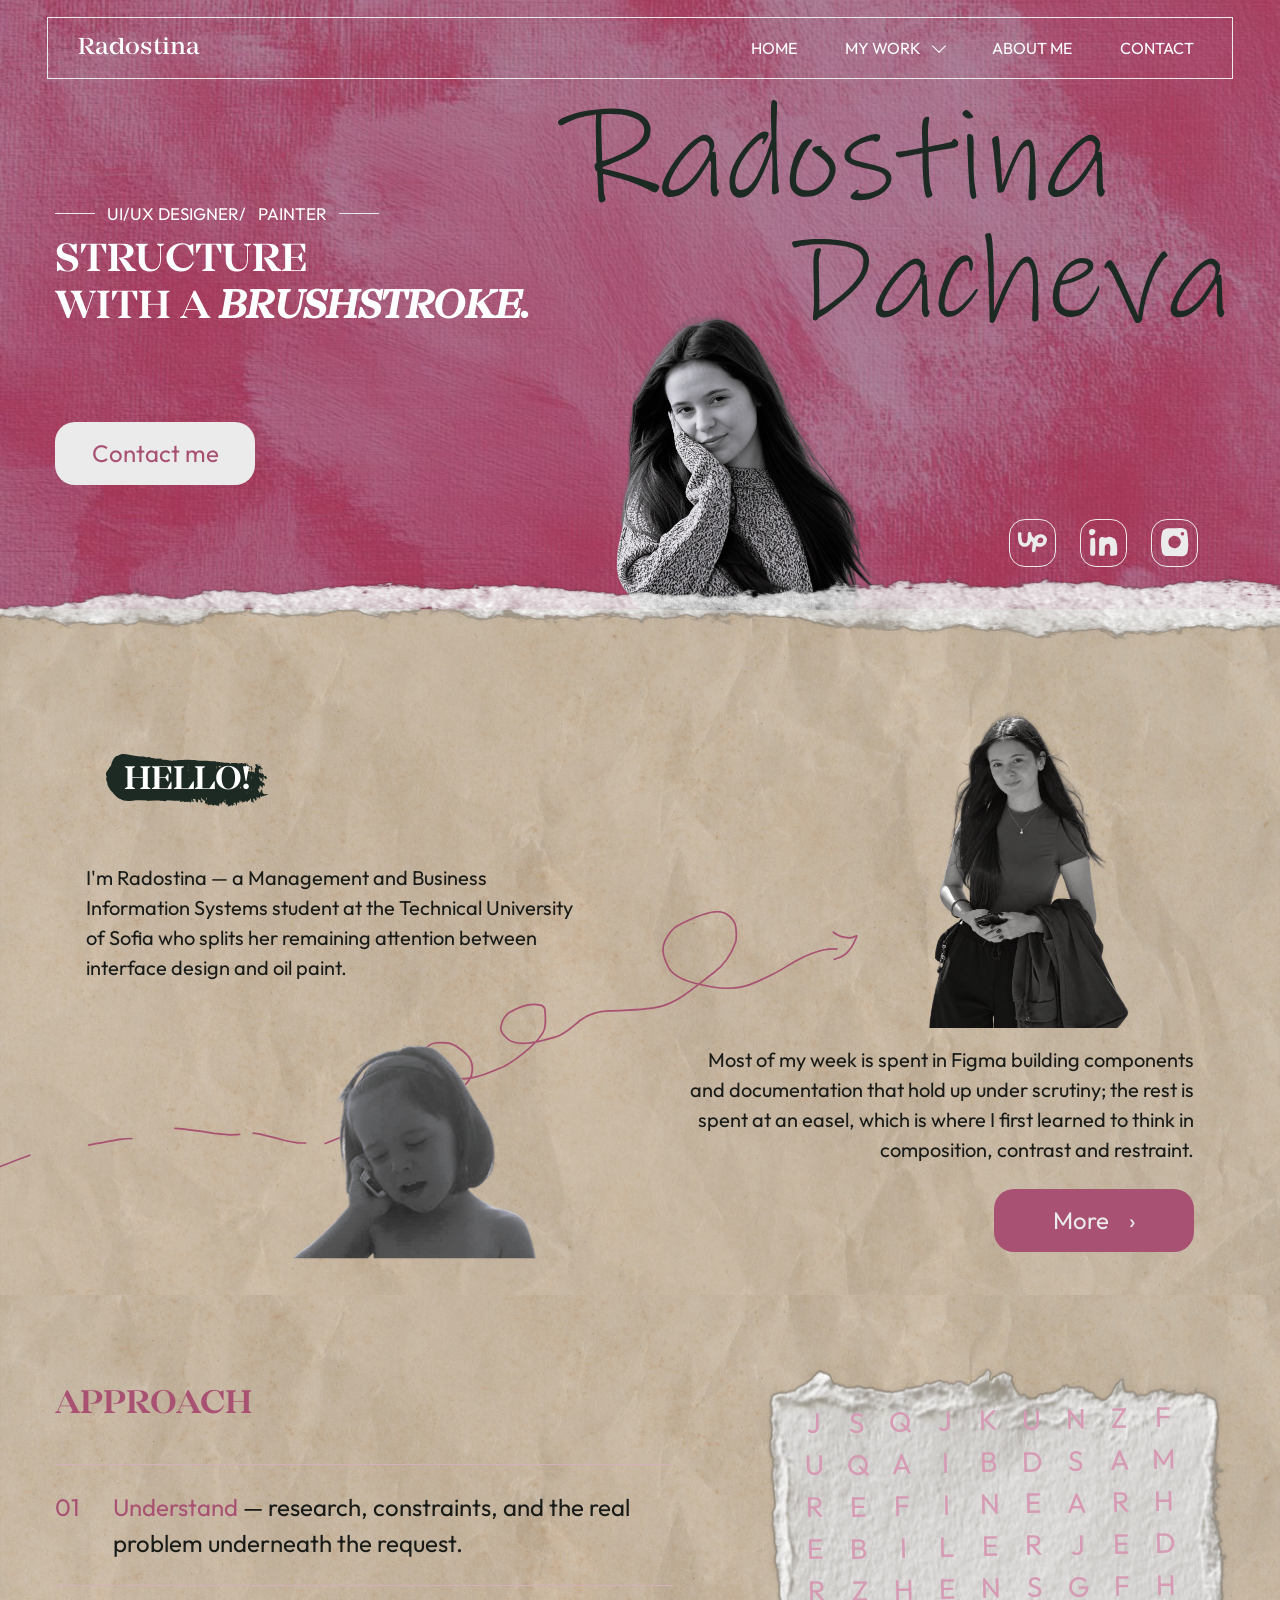
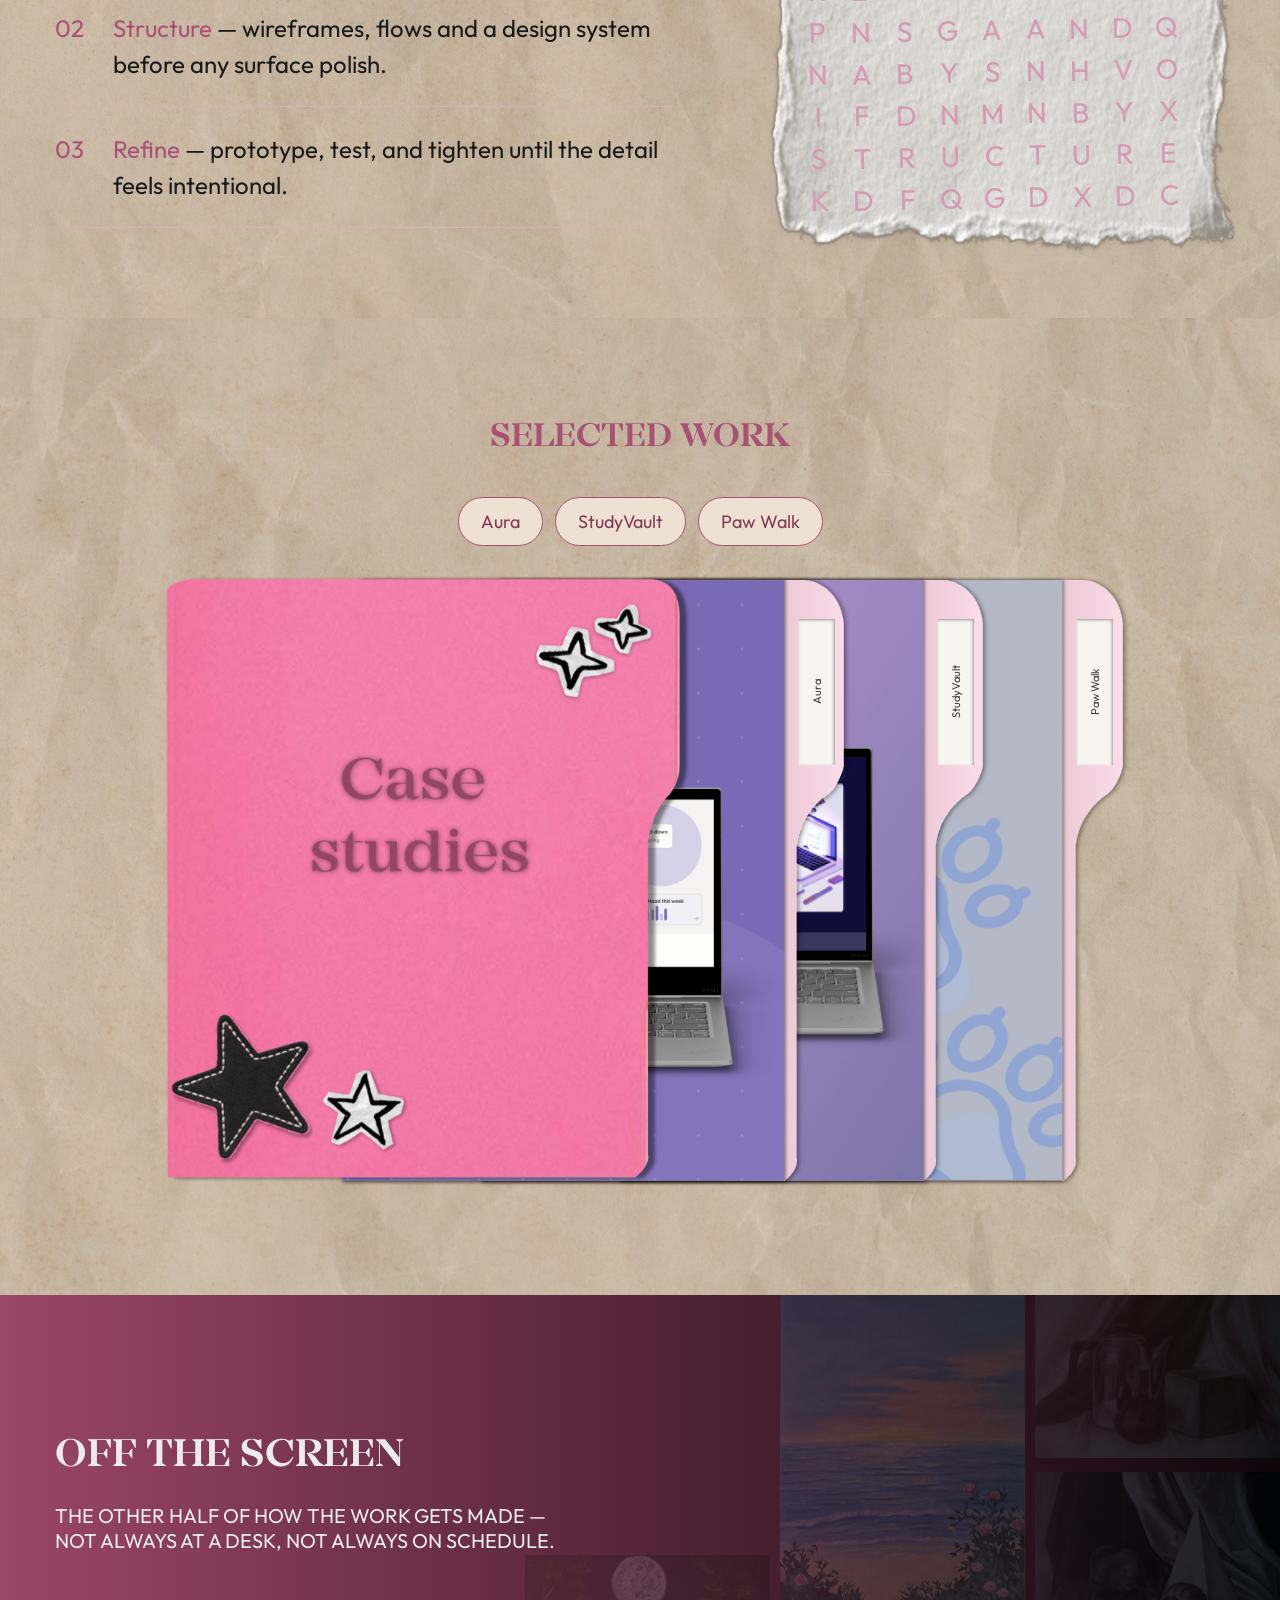
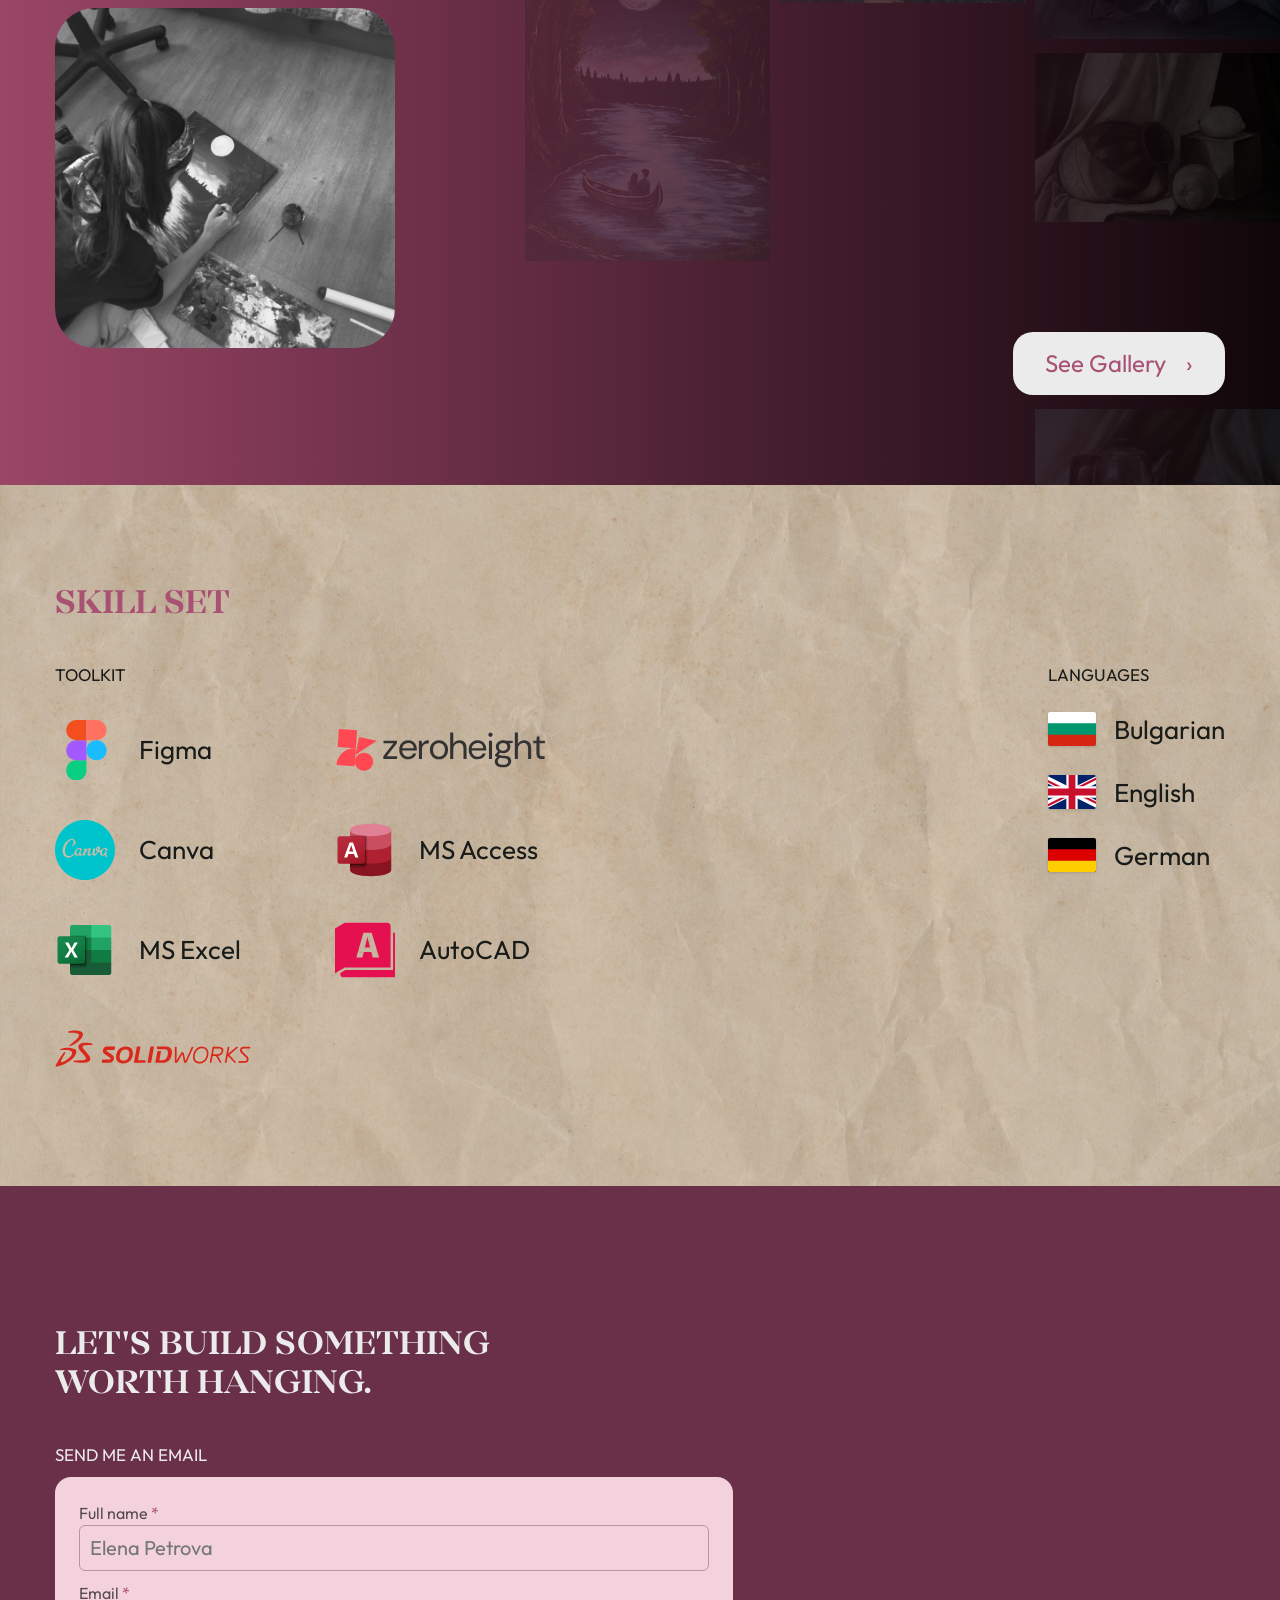
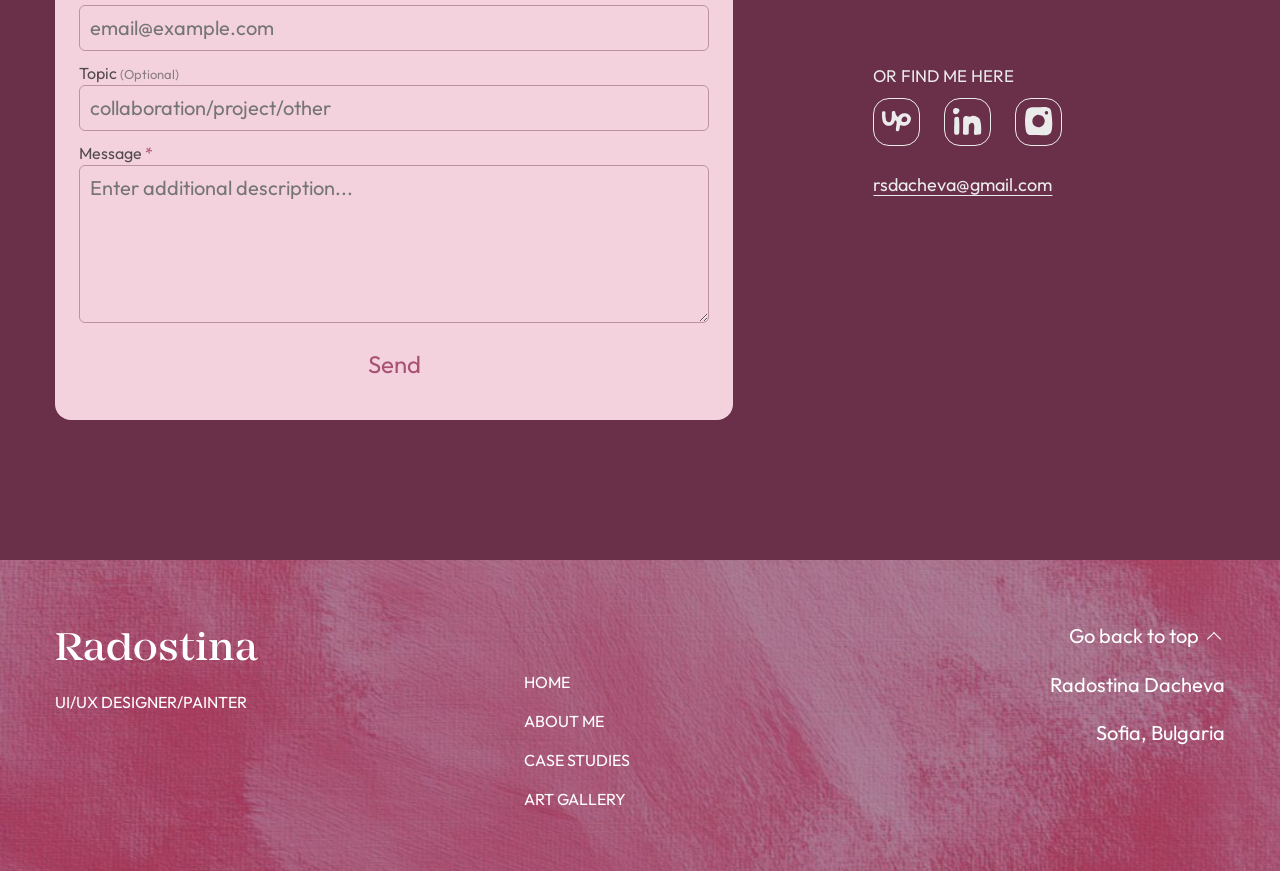
<file: index.html>
<!doctype html><html lang="en"><head><link rel="icon" type="image/svg+xml" href="/favicon.svg">
    <meta name="google-site-verification" content="fBKuhtPPhftIIcOc9pDGOPraf2QaxMMTrNeET19dJqM" /><base href="/"><meta charset="UTF-8"><meta name="viewport" content="width=device-width,initial-scale=1"><meta name="theme-color" content="#a95173"><meta name="description" content="Radostina Dacheva is a UI/UX design student and painter based in Sofia, Bulgaria. Explore UX research, wireframing, Figma prototypes, design systems and original artwork."><title>Radostina Dacheva | UI/UX Design Portfolio &amp; Artist</title><link rel="stylesheet" href="style.css"><link rel="stylesheet" href="refinements.css"><link rel="stylesheet" href="design-polish.css"><link rel="stylesheet" href="responsive.css">
<link rel="stylesheet" href="mobile-figma.css?v=20261103b">
<meta name="robots" content="index,follow,max-image-preview:large"><link rel="canonical" href="https://radostinadacheva.github.io/"><meta property="og:type" content="website"><meta property="og:title" content="Radostina Dacheva | UI/UX Design Portfolio &amp; Artist"><meta property="og:description" content="Explore UX research, wireframing, Figma prototypes, design systems and original artwork by Radostina Dacheva, a UI/UX design student and painter in Sofia, Bulgaria."><meta property="og:url" content="https://radostinadacheva.github.io/"><meta property="og:site_name" content="Radostina Dacheva — Portfolio"><meta name="twitter:card" content="summary"><meta name="twitter:title" content="Radostina Dacheva | UI/UX Design Portfolio &amp; Artist"><meta name="twitter:description" content="UX research, wireframing, Figma prototypes, design systems and original artwork by Radostina Dacheva in Sofia, Bulgaria."><script type="application/ld+json">{"@context":"https://schema.org","@graph":[{"@type":"Person","@id":"https://radostinadacheva.github.io/#person","name":"Radostina Dacheva","url":"https://radostinadacheva.github.io/","jobTitle":"UI/UX Designer","description":"UI/UX design student at the Technical University of Sofia, Bulgaria, focused on UX research, information architecture, wireframing, interface design, Figma prototyping and design systems; also an artist and painter.","address":{"@type":"PostalAddress","addressLocality":"Sofia","addressCountry":"BG"},"alumniOf":{"@type":"CollegeOrUniversity","name":"Technical University of Sofia"},"sameAs":["https://www.linkedin.com/in/radostina-dacheva-a91311127/","https://github.com/radostinadacheva","https://www.instagram.com/_art.by.tini_/","https://www.upwork.com/freelancers/~014ad993ad09761970?mp_source=share"],"knowsAbout":["UX research","Information architecture","Wireframing","UI design","Figma prototyping","Design systems","Responsive design","Accessibility","Painting"]},{"@type":"WebSite","@id":"https://radostinadacheva.github.io/#website","url":"https://radostinadacheva.github.io/","name":"Radostina Dacheva — Portfolio","inLanguage":"en","publisher":{"@id":"https://radostinadacheva.github.io/#person"}}]}</script></head><body><a class="skip" href="#main">Skip to content</a><div id="app"><main id="main" class="seo-fallback"><h1>Radostina Dacheva — UI/UX Design Portfolio &amp; Artist</h1><p>Radostina Dacheva is a UI/UX design student at the Technical University of Sofia, Bulgaria. Her portfolio brings together UX research, information architecture, wireframing, interface design, Figma prototyping and design systems, alongside original paintings and charcoal drawings.</p><h2>Selected UX/UI case studies</h2><ul><li><a href="/orbit/">Orbit — UX discovery and wireframing concept exploring a reimagined digital communication experience.</a></li><li><a href="/aura/">Aura — mindfulness web app design system covering brand identity, design tokens, components, responsive layouts and accessibility.</a></li><li><a href="/paw-walk/">Paw Walk — dog-walking app UX/UI case study covering research, user flows, onboarding, walker search and booking.</a></li><li><a href="/work/">View all UX/UI case studies</a></li></ul><h2>More about Radostina</h2><p>Explore <a href="/about/">Radostina’s background</a>, <a href="/art/">original artwork</a> and <a href="/contact/">contact details</a>.</p></main></div><noscript><main><h1>About Radostina Dacheva — Designer &amp; Painter</h1><p>Meet Radostina Dacheva, a UI/UX designer, painter and Management and Business Information Systems student at Technical University of Sofia.</p><p>Enable JavaScript to explore the interactive portfolio.</p><nav><a href="/">Radostina Dacheva — UI/UX Designer &amp; Painter</a> <a href="/about/">About Radostina Dacheva — Designer &amp; Painter</a> <a href="/art/">Art Gallery — Radostina Dacheva</a> <a href="/work/">UX/UI Case Studies — Radostina Dacheva</a> <a href="/aura/">Aura Design System Case Study — Radostina Dacheva</a> <a href="/paw-walk/">Paw Walk UX/UI Case Study — Radostina Dacheva</a> <a href="/contact/">Contact Radostina Dacheva — UI/UX &amp; Art</a> </nav></main></noscript><dialog id="lightbox" aria-label="Artwork viewer"><button class="close" aria-label="Close artwork">×</button><button class="prev" aria-label="Previous artwork">‹</button><figure><img alt=""><figcaption></figcaption></figure><button class="next" aria-label="Next artwork">›</button></dialog><script type="module" src="app.js?v=20261103-three-cases"></script></body></html>
</file>
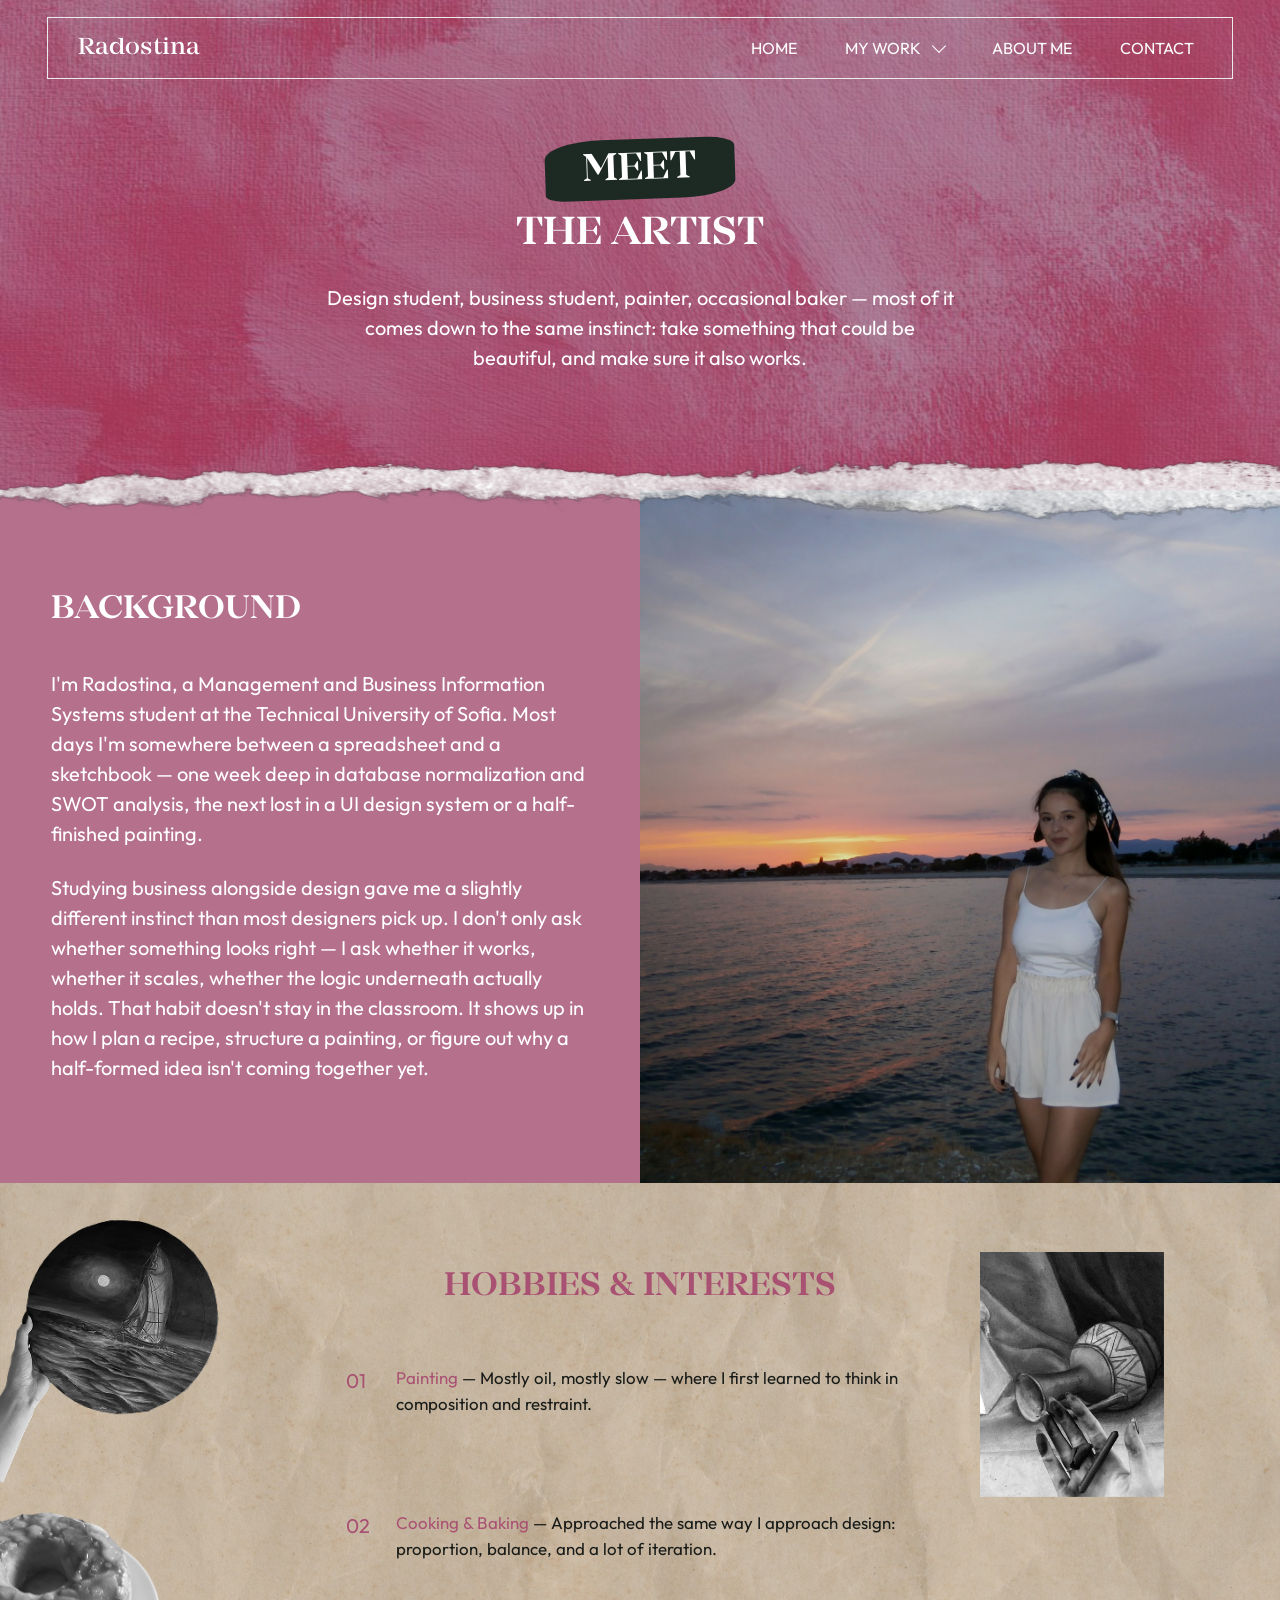
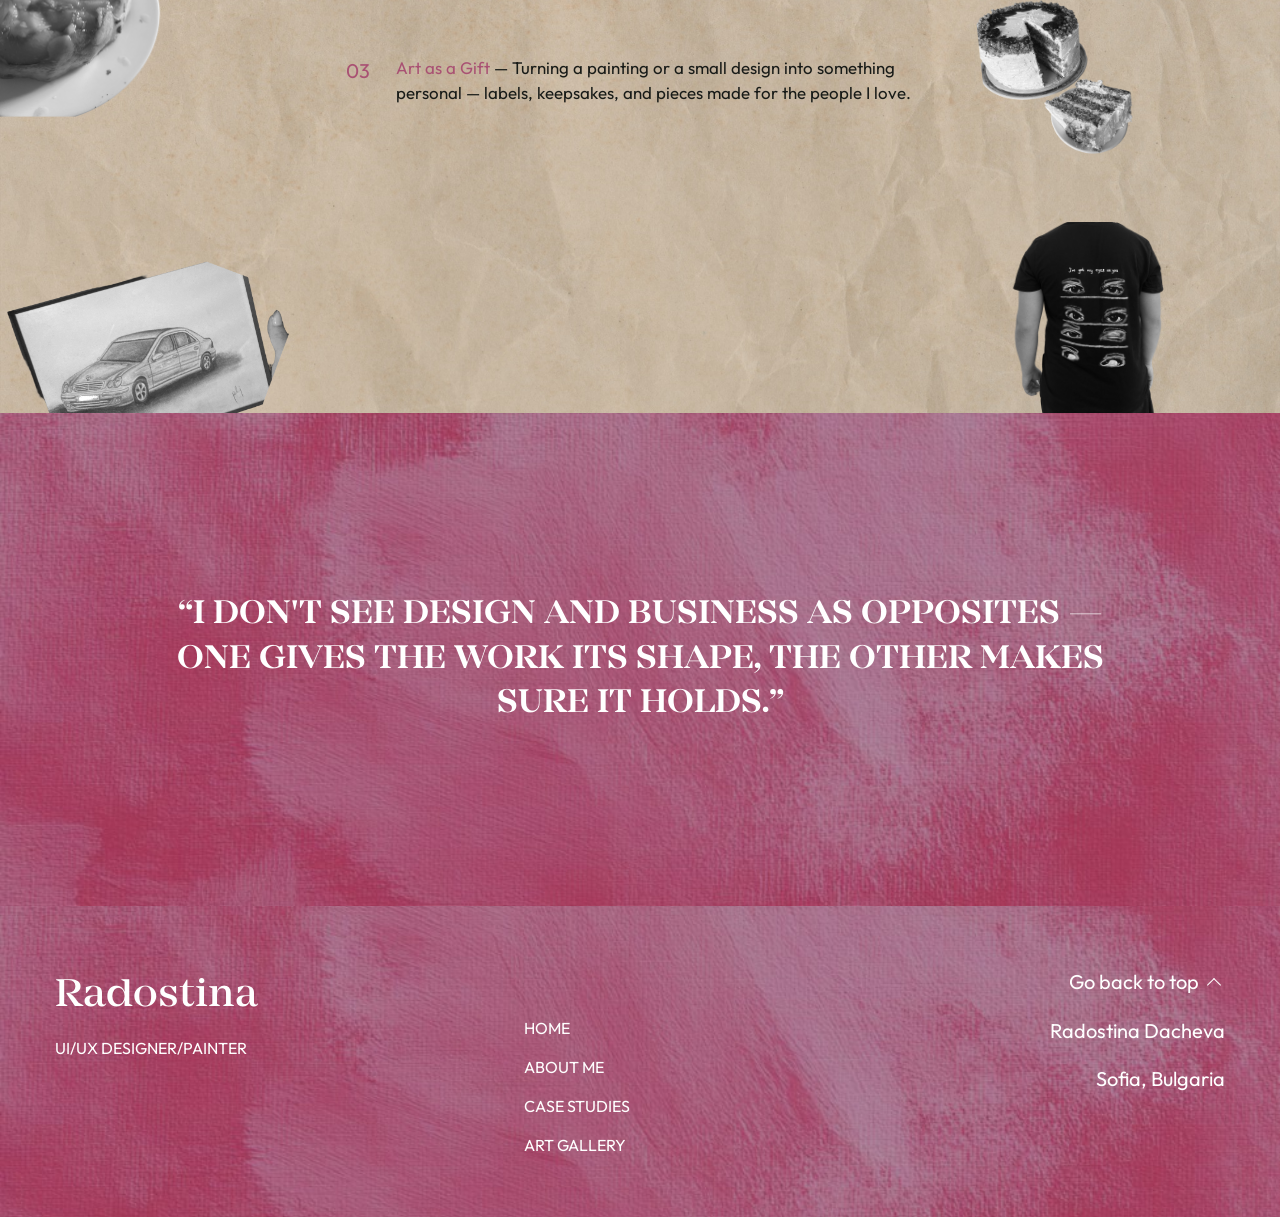
<file: about/index.html>
<!doctype html><html lang="en"><head><link rel="icon" type="image/svg+xml" href="/favicon.svg"><base href="/"><meta charset="UTF-8"><meta name="viewport" content="width=device-width,initial-scale=1"><meta name="theme-color" content="#a95173"><meta name="description" content="Meet Radostina Dacheva, a UI/UX designer, painter and Management and Business Information Systems student at Technical University of Sofia."><title>About Radostina Dacheva — Designer &amp; Painter</title><link rel="stylesheet" href="style.css"><link rel="stylesheet" href="refinements.css"><link rel="stylesheet" href="design-polish.css"><link rel="stylesheet" href="responsive.css">
<link rel="stylesheet" href="mobile-figma.css">
<meta name="robots" content="index,follow,max-image-preview:large"><link rel="canonical" href="https://radostinadacheva.github.io/about/"><meta property="og:type" content="website"><meta property="og:title" content="About Radostina Dacheva — Designer &amp; Painter"><meta property="og:description" content="Meet Radostina Dacheva, a UI/UX designer, painter and Management and Business Information Systems student at Technical University of Sofia."><meta property="og:url" content="https://radostinadacheva.github.io/about/"><meta property="og:site_name" content="Radostina Dacheva — Portfolio"><meta name="twitter:card" content="summary"><script type="application/ld+json">{"@context":"https://schema.org","@type":"AboutPage","name":"About Radostina Dacheva","url":"https://radostinadacheva.github.io/about/","mainEntity":{"@type":"Person","name":"Radostina Dacheva","url":"https://radostinadacheva.github.io/","jobTitle":"UI/UX Designer","description":"Management and Business Information Systems student at the Technical University of Sofia, working across UX research, interface design, Figma prototyping and visual art.","alumniOf":{"@type":"CollegeOrUniversity","name":"Technical University of Sofia"},"sameAs":["https://www.linkedin.com/in/radostina-dacheva-a91311127/","https://github.com/radostinadacheva"]}}</script></head><body><a class="skip" href="#main">Skip to content</a><div id="app"><main id="main" class="seo-fallback"><h1>About Radostina Dacheva</h1><p>Radostina Dacheva studies Management and Business Information Systems at the Technical University of Sofia. Her work connects business thinking with interface design, UX research, information architecture, Figma components and prototyping. Outside digital design, she paints and creates original artwork.</p><p>Based in Sofia, Bulgaria. Explore her <a href="/work/">UX/UI case studies</a>, <a href="/art/">art gallery</a> or <a href="/contact/">contact page</a>.</p></main></div><noscript><main><h1>About Radostina Dacheva — Designer &amp; Painter</h1><p>Meet Radostina Dacheva, a UI/UX designer, painter and Management and Business Information Systems student at Technical University of Sofia.</p><p>Enable JavaScript to explore the interactive portfolio.</p><nav><a href="/">Radostina Dacheva — UI/UX Designer &amp; Painter</a> <a href="/about/">About Radostina Dacheva — Designer &amp; Painter</a> <a href="/art/">Art Gallery — Radostina Dacheva</a> <a href="/work/">UX/UI Case Studies — Radostina Dacheva</a> <a href="/aura/">Aura Design System Case Study — Radostina Dacheva</a> <a href="/paw-walk/">Paw Walk UX/UI Case Study — Radostina Dacheva</a> <a href="/contact/">Contact Radostina Dacheva — UI/UX &amp; Art</a> </nav></main></noscript><dialog id="lightbox" aria-label="Artwork viewer"><button class="close" aria-label="Close artwork">×</button><button class="prev" aria-label="Previous artwork">‹</button><figure><img alt=""><figcaption></figcaption></figure><button class="next" aria-label="Next artwork">›</button></dialog><script type="module" src="app.js"></script></body></html>
</file>
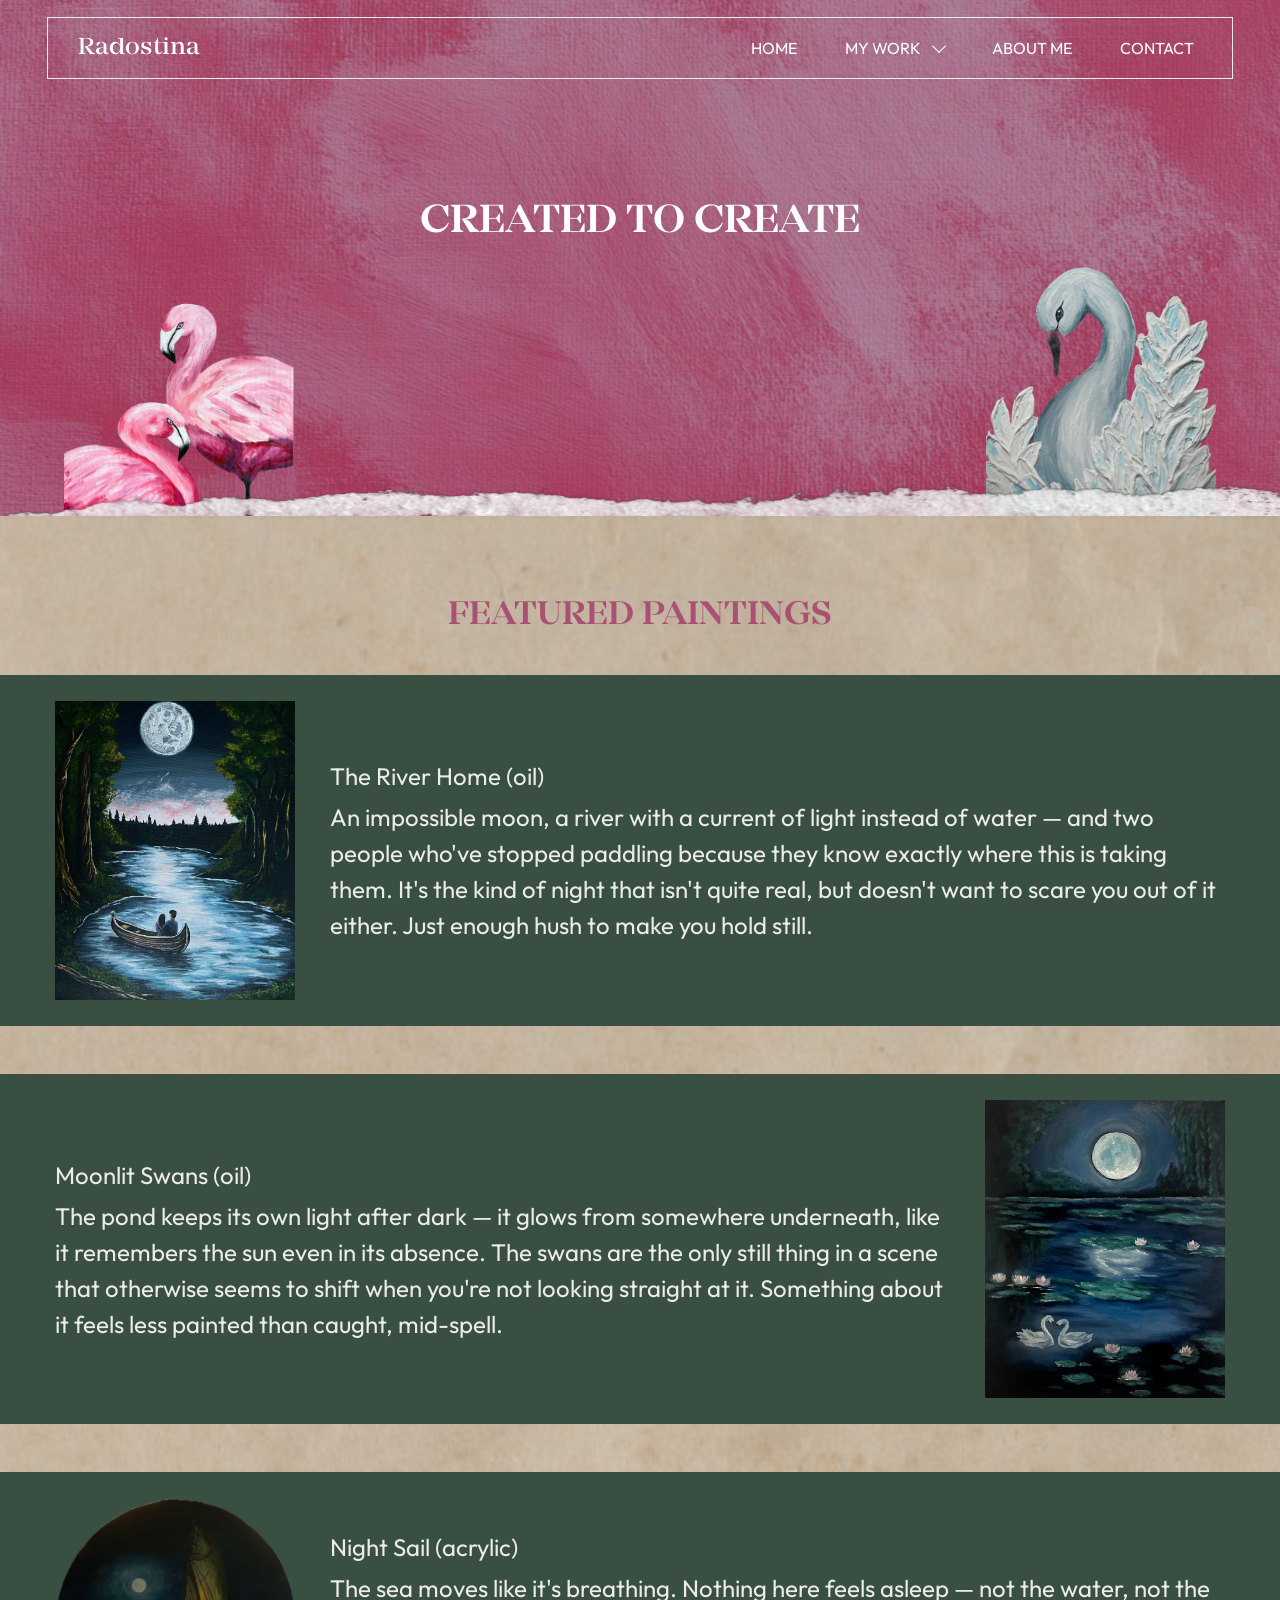
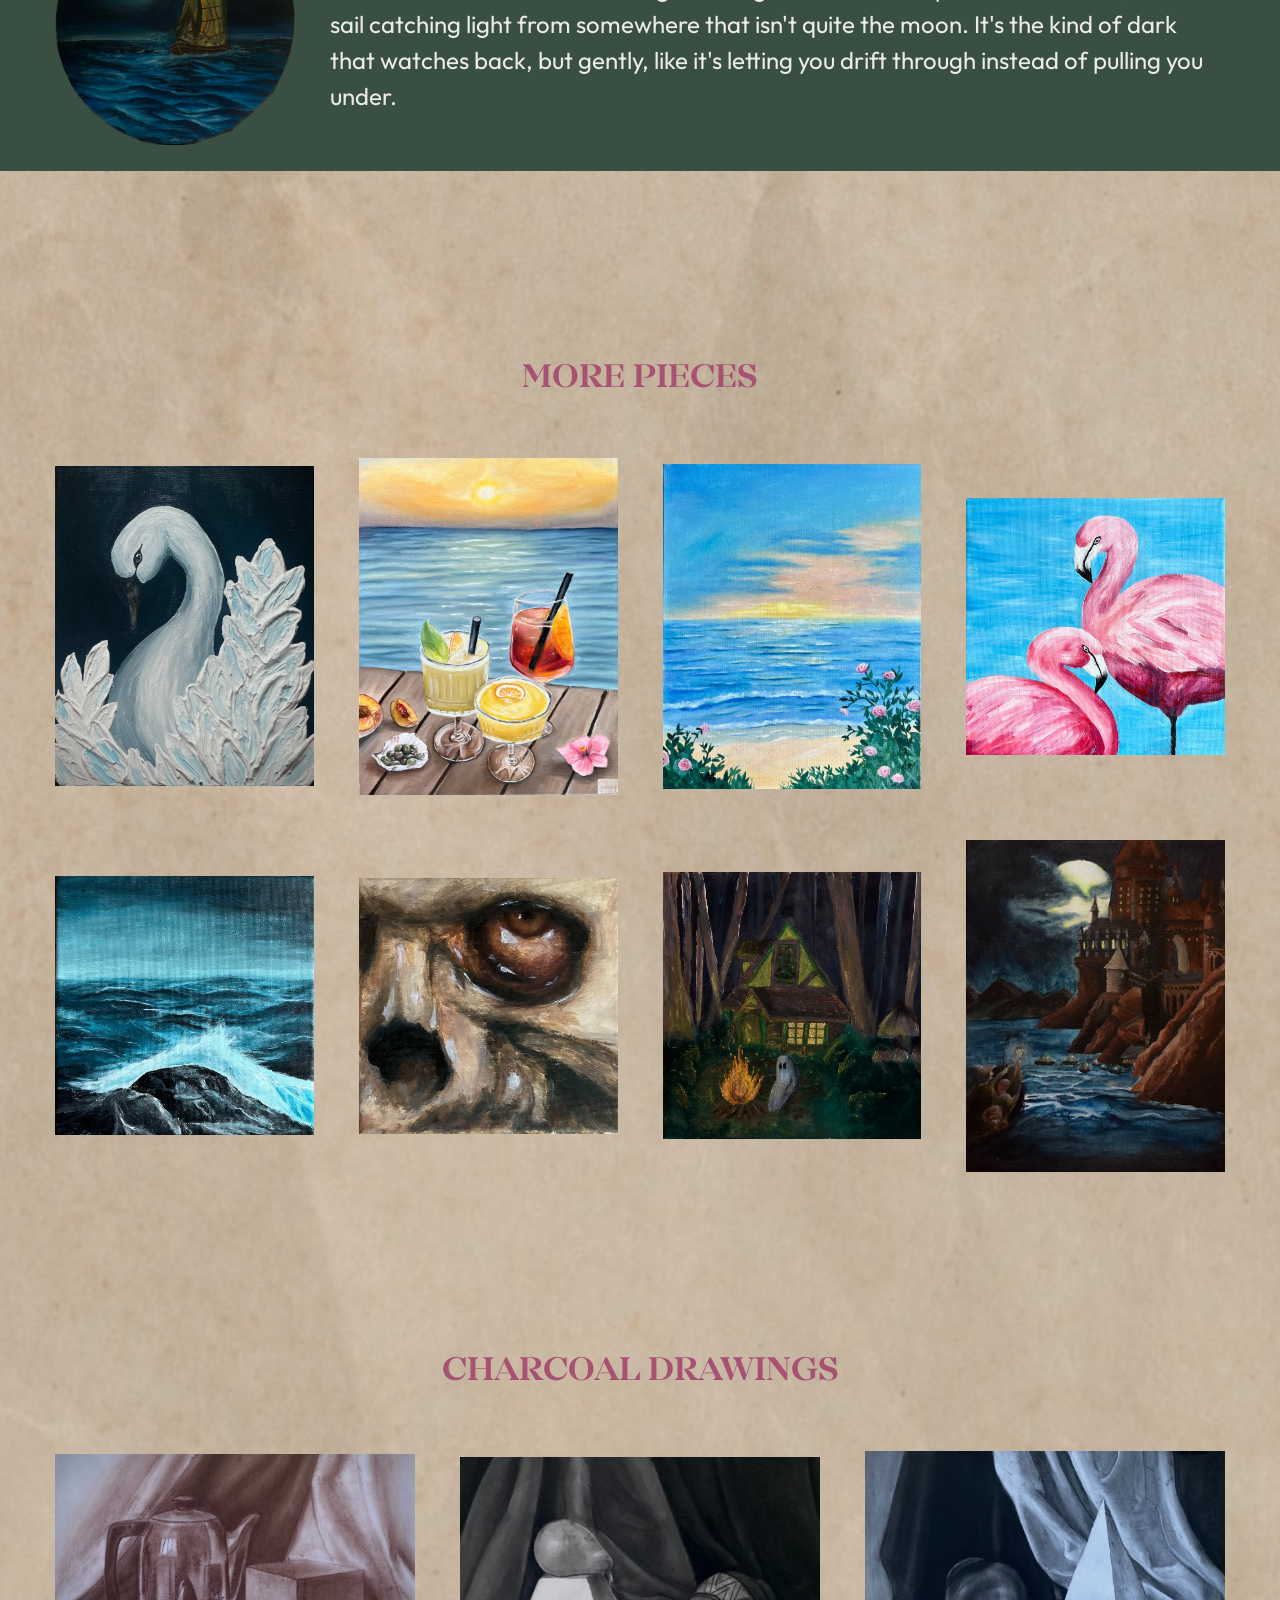
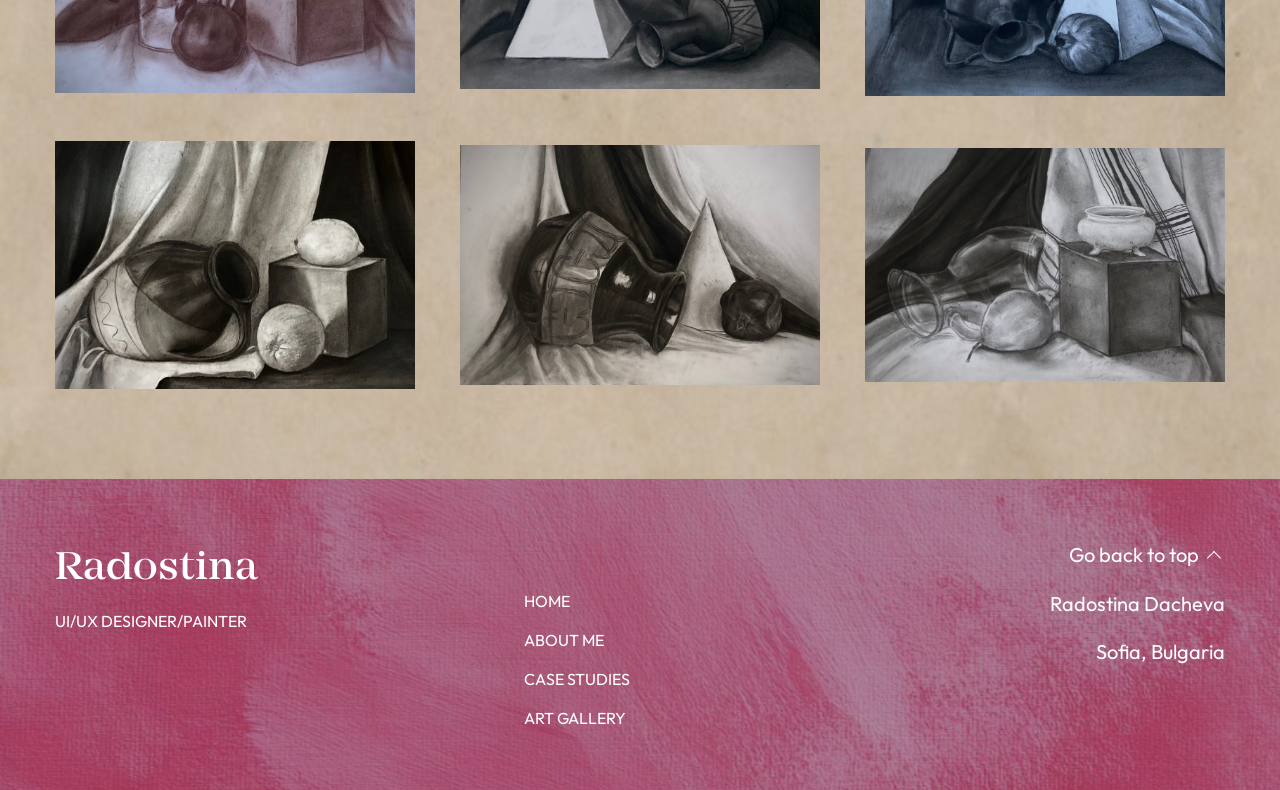
<file: art/index.html>
<!doctype html><html lang="en"><head><link rel="icon" type="image/svg+xml" href="/favicon.svg"><base href="/"><meta charset="UTF-8"><meta name="viewport" content="width=device-width,initial-scale=1"><meta name="theme-color" content="#a95173"><meta name="description" content="Original oil and acrylic paintings and charcoal drawings by Radostina Dacheva. Explore featured paintings and the complete art gallery."><title>Art Gallery — Radostina Dacheva</title><link rel="stylesheet" href="style.css"><link rel="stylesheet" href="refinements.css"><link rel="stylesheet" href="design-polish.css"><link rel="stylesheet" href="responsive.css">
<link rel="stylesheet" href="mobile-figma.css">
<meta name="robots" content="index,follow,max-image-preview:large"><link rel="canonical" href="https://radostinadacheva.github.io/art/"><meta property="og:type" content="website"><meta property="og:title" content="Art Gallery — Radostina Dacheva"><meta property="og:description" content="Original oil and acrylic paintings and charcoal drawings by Radostina Dacheva. Explore featured paintings and the complete art gallery."><meta property="og:url" content="https://radostinadacheva.github.io/art/"><meta property="og:site_name" content="Radostina Dacheva — Portfolio"><meta name="twitter:card" content="summary"></head><body><a class="skip" href="#main">Skip to content</a><div id="app"></div><noscript><main><h1>Art Gallery — Radostina Dacheva</h1><p>Original oil and acrylic paintings and charcoal drawings by Radostina Dacheva. Explore featured paintings and the complete art gallery.</p><p>Enable JavaScript to explore the interactive portfolio.</p><nav><a href="/">Radostina Dacheva — UI/UX Designer &amp; Painter</a> <a href="/about/">About Radostina Dacheva — Designer &amp; Painter</a> <a href="/art/">Art Gallery — Radostina Dacheva</a> <a href="/work/">UX/UI Case Studies — Radostina Dacheva</a> <a href="/aura/">Aura Design System Case Study — Radostina Dacheva</a> <a href="/paw-walk/">Paw Walk UX/UI Case Study — Radostina Dacheva</a> <a href="/contact/">Contact Radostina Dacheva — UI/UX &amp; Art</a> </nav></main></noscript><dialog id="lightbox" aria-label="Artwork viewer"><button class="close" aria-label="Close artwork">×</button><button class="prev" aria-label="Previous artwork">‹</button><figure><img alt=""><figcaption></figcaption></figure><button class="next" aria-label="Next artwork">›</button></dialog><script type="module" src="app.js"></script></body></html>
</file>
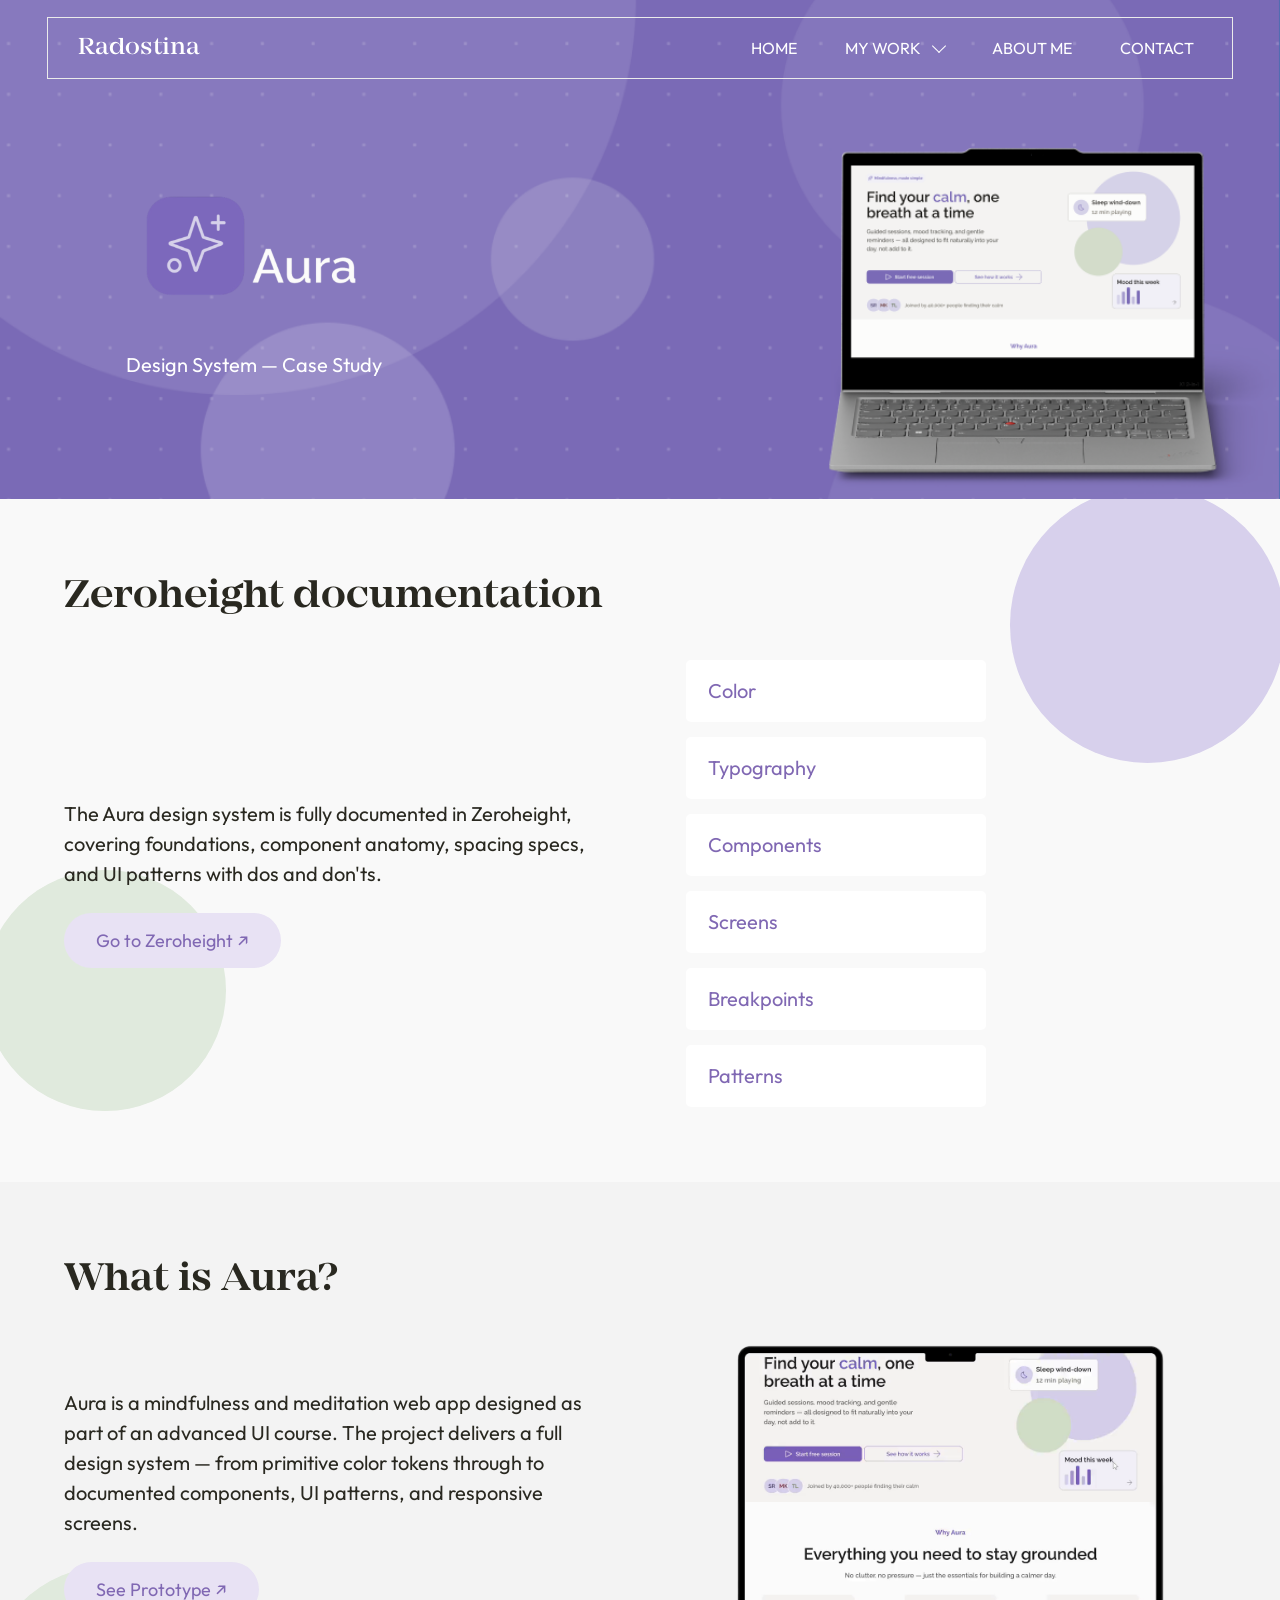
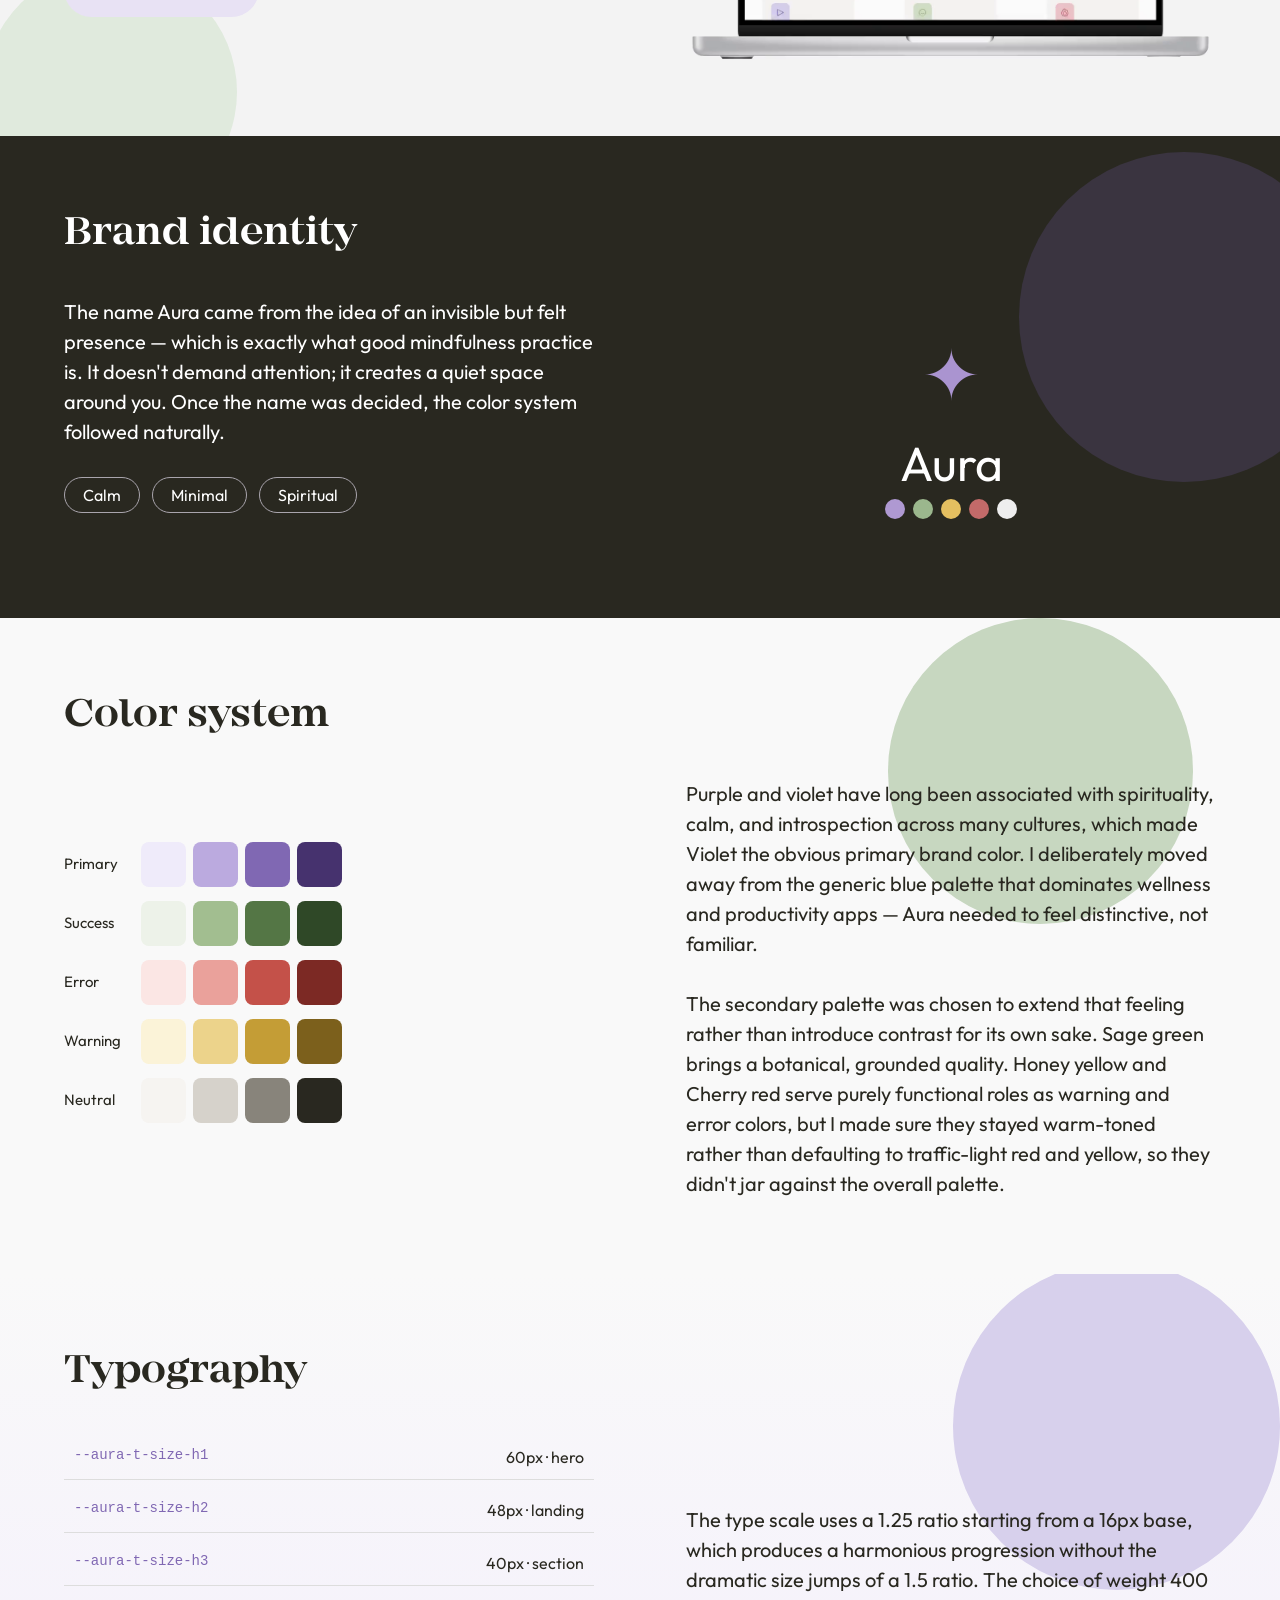
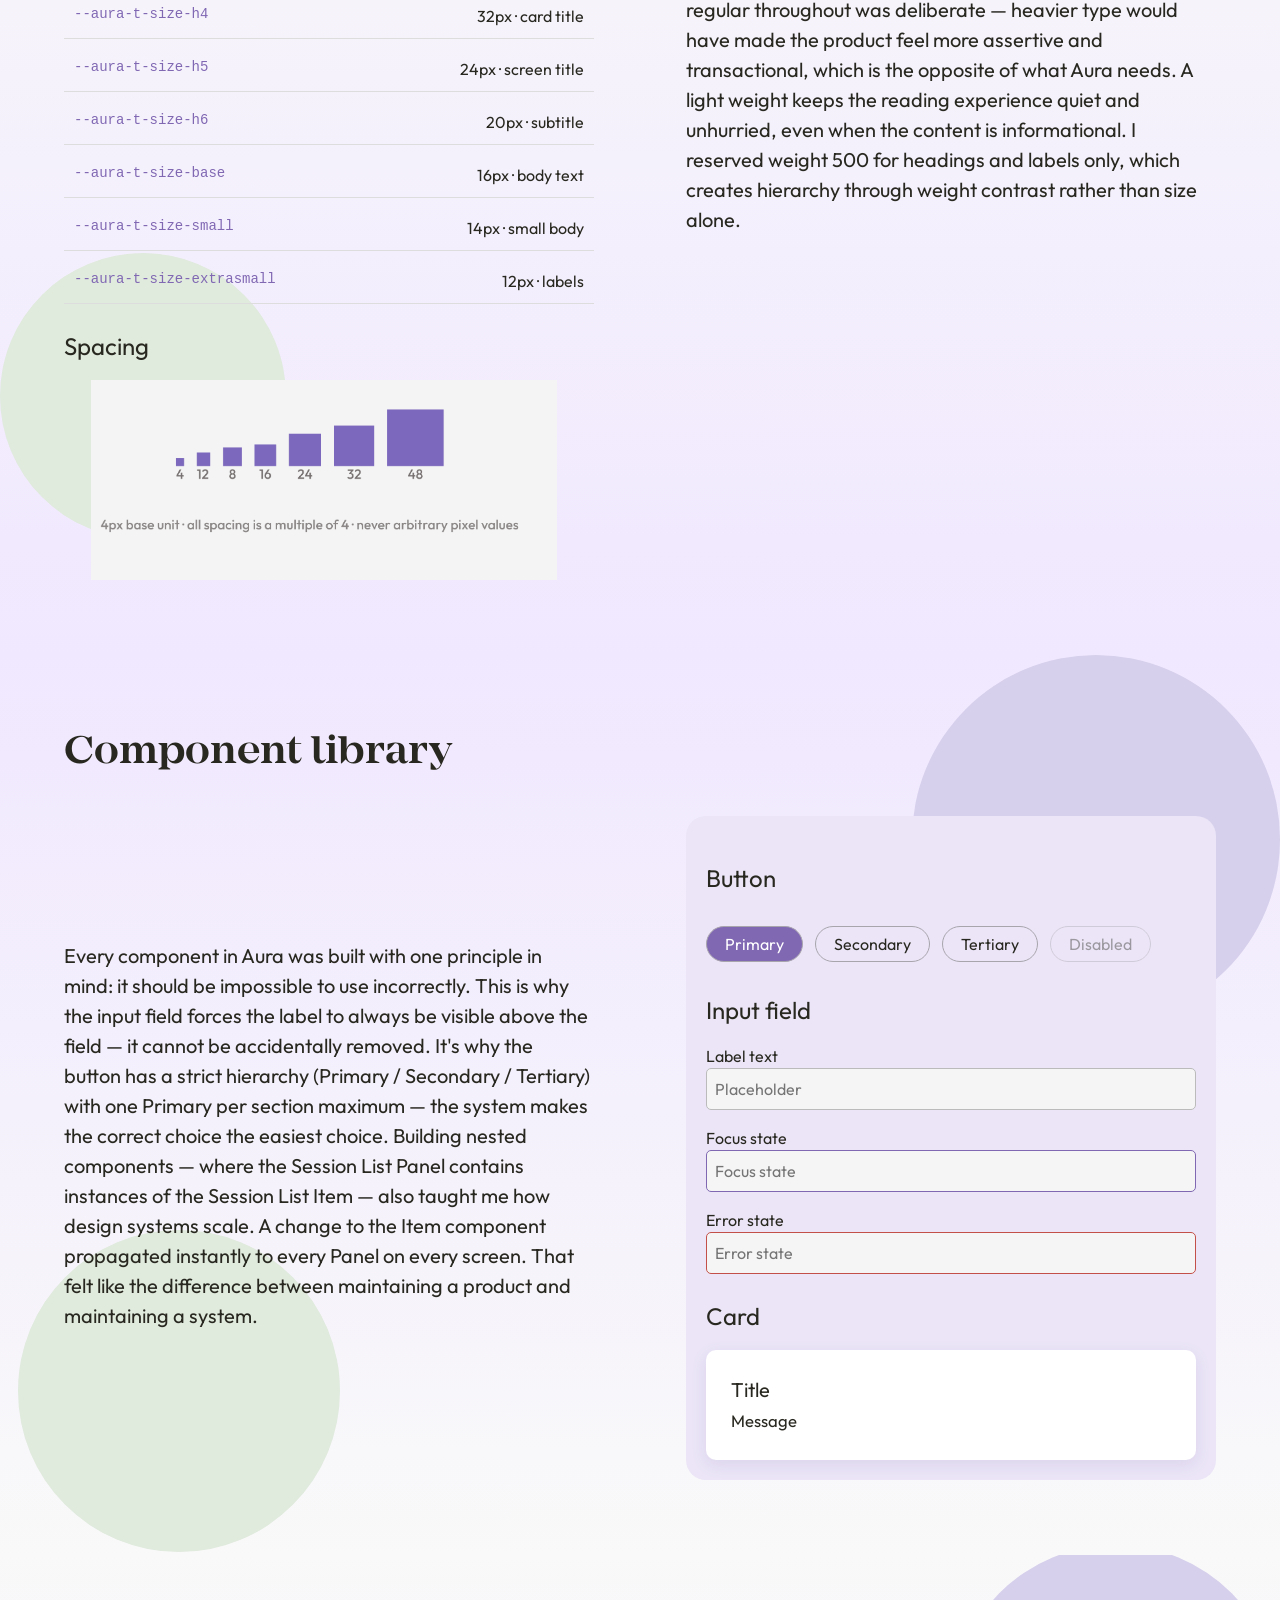
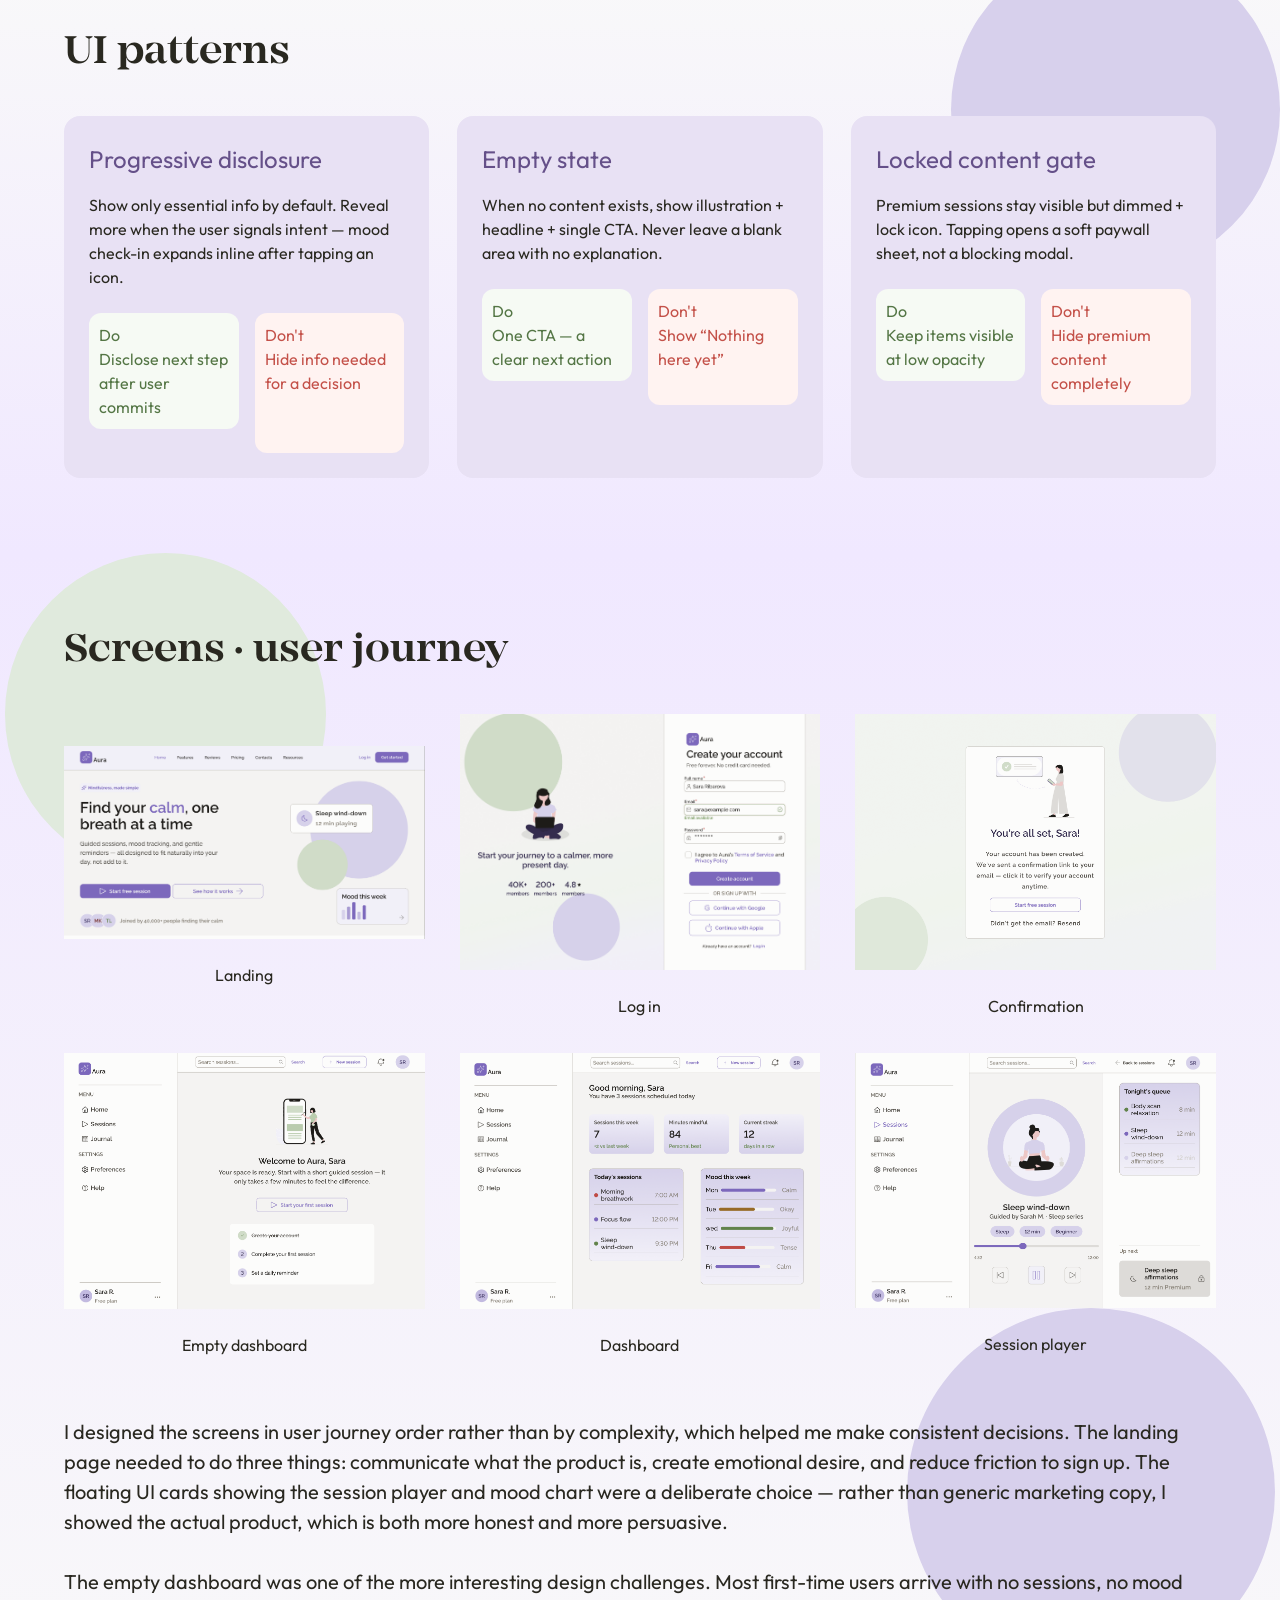
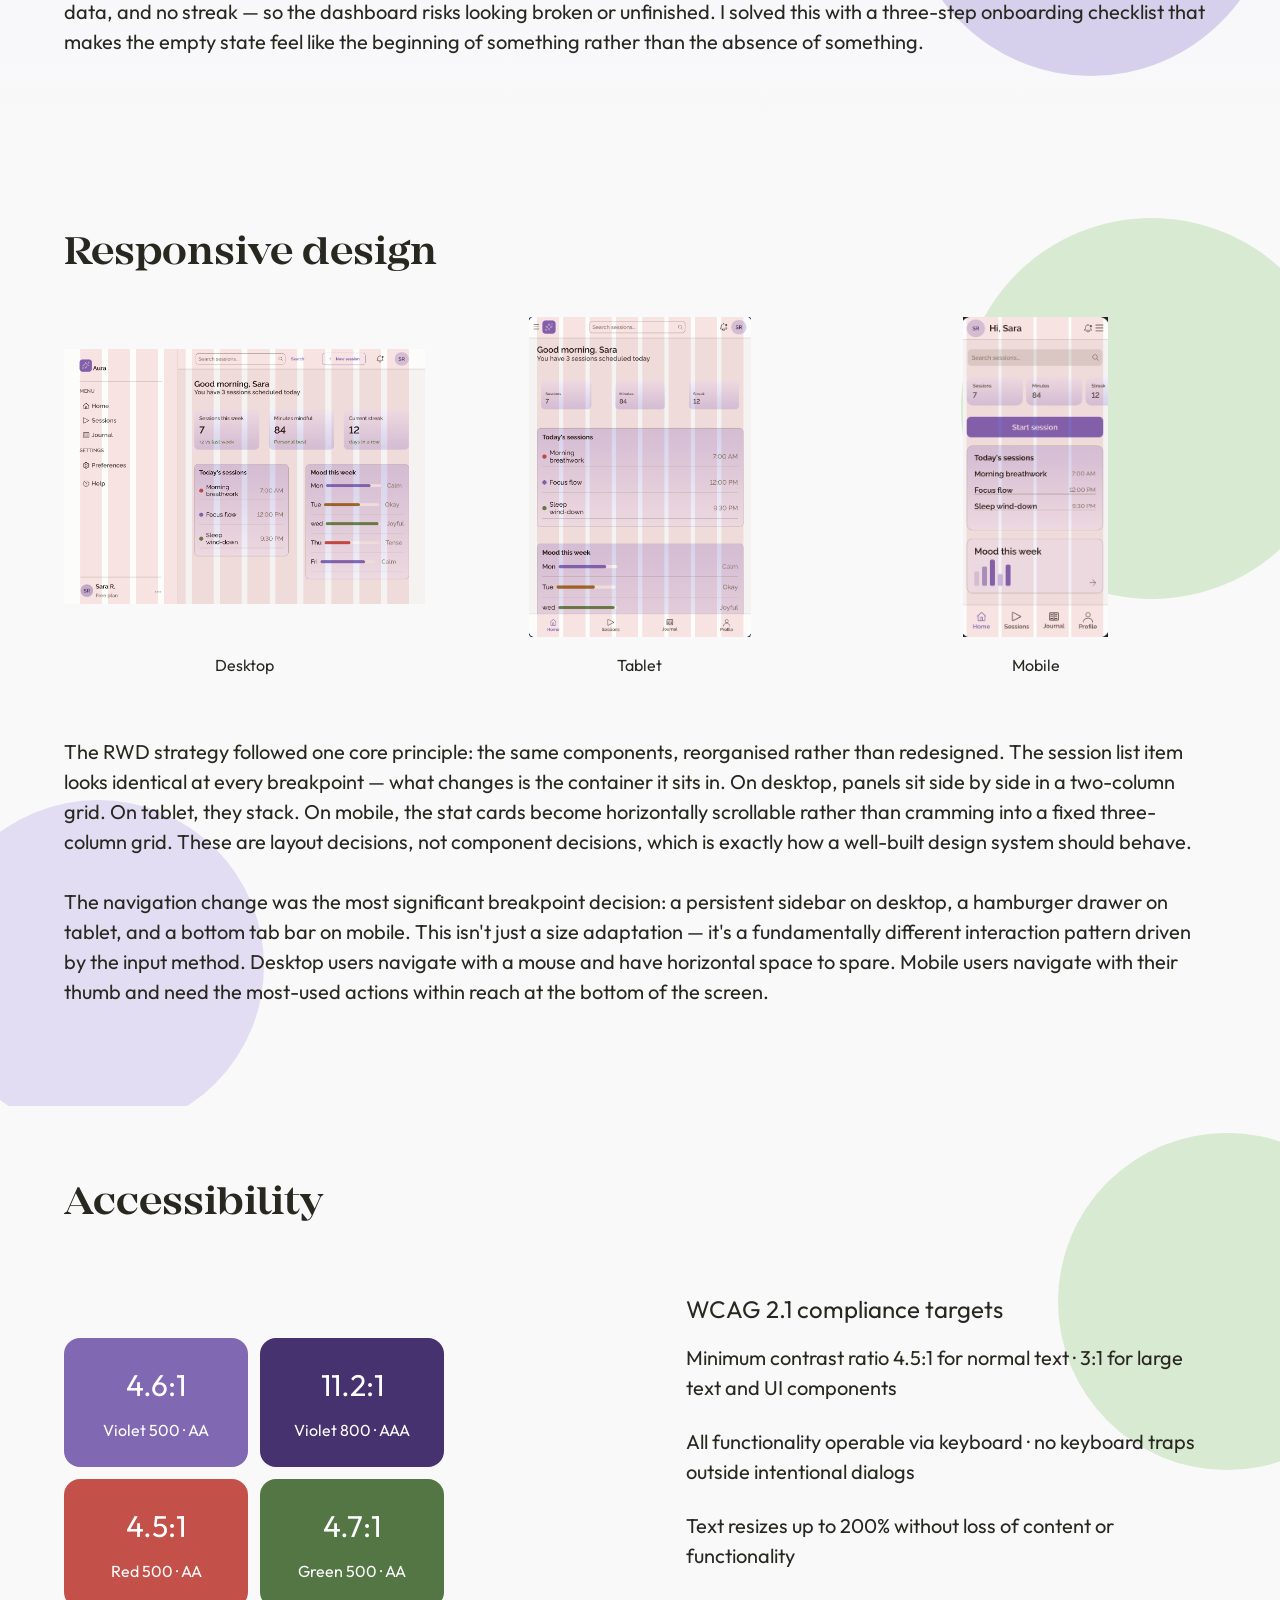
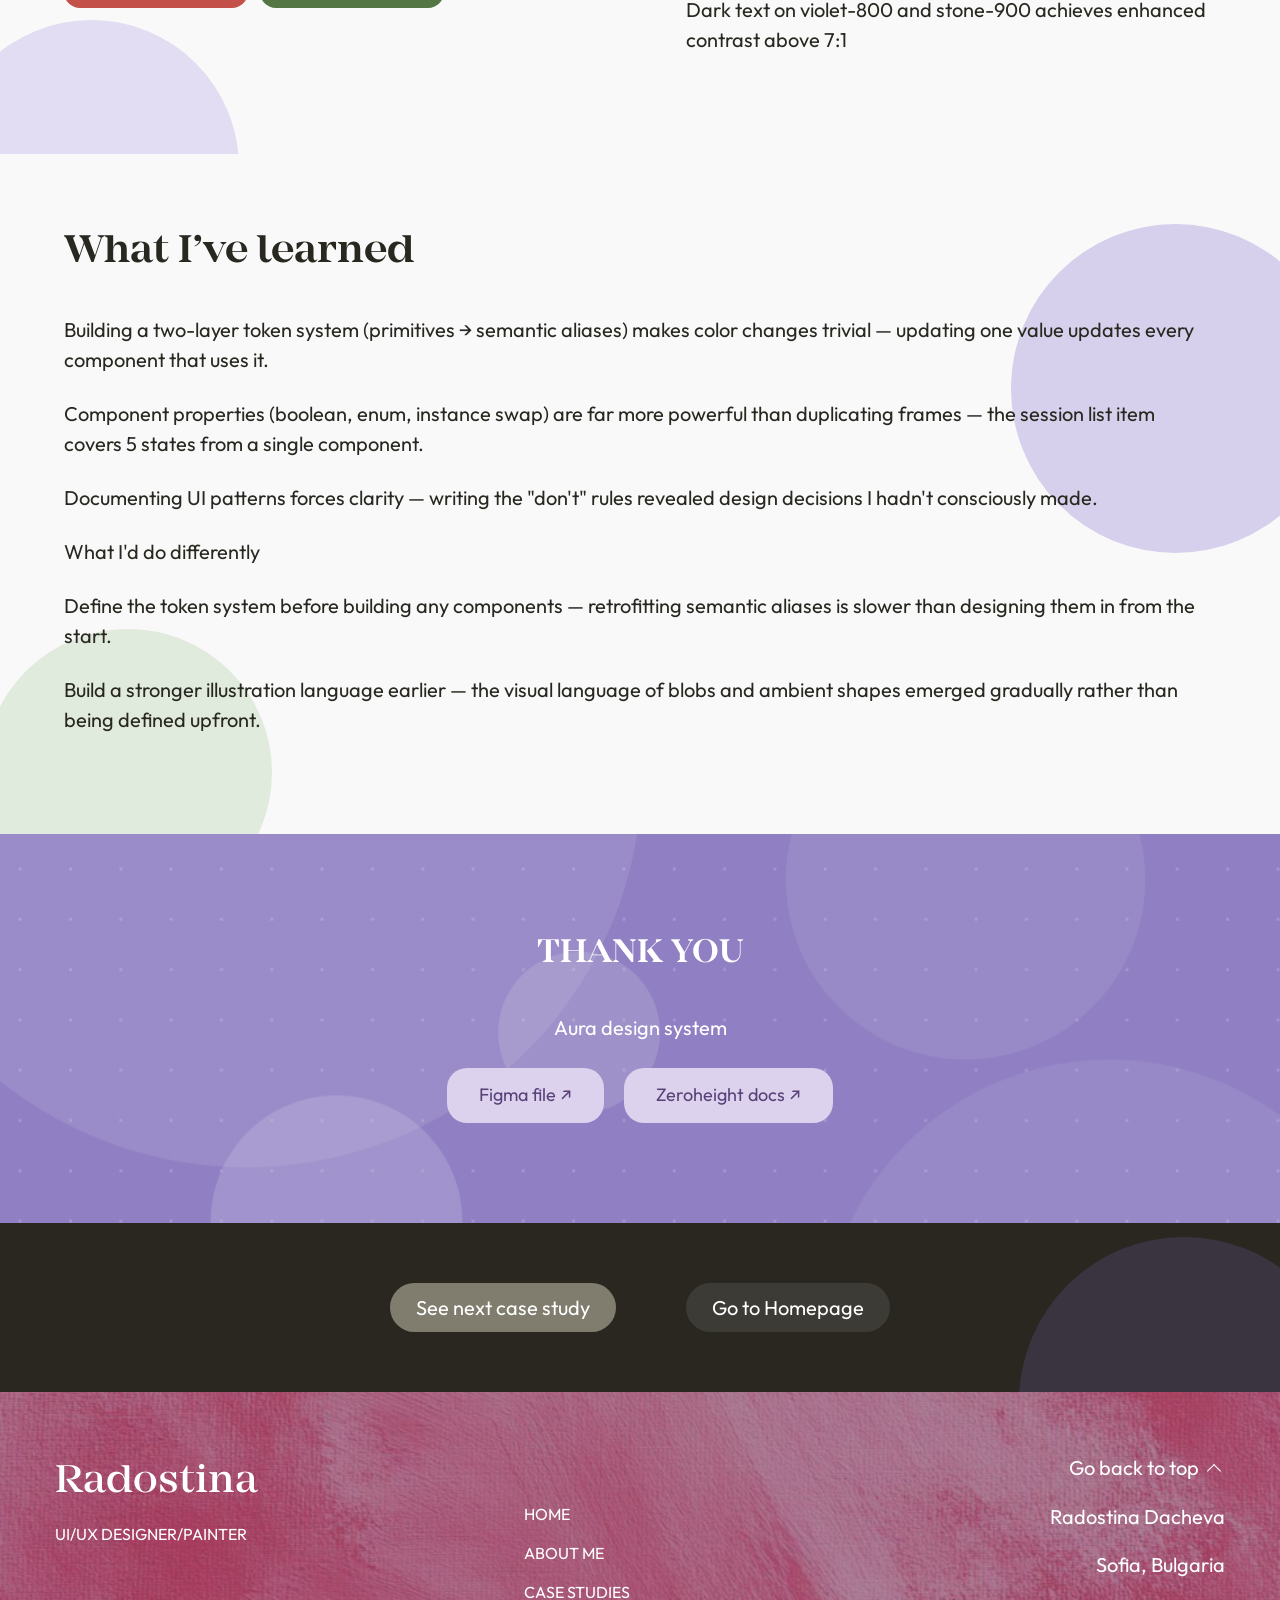
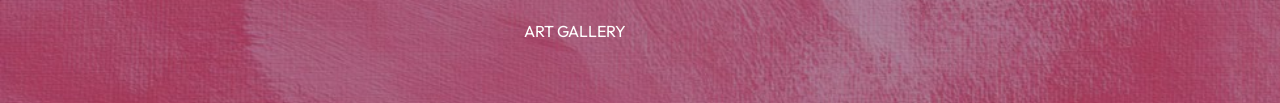
<file: aura/index.html>
<!doctype html><html lang="en"><head><link rel="icon" type="image/svg+xml" href="/favicon.svg"><base href="/"><meta charset="UTF-8"><meta name="viewport" content="width=device-width,initial-scale=1"><meta name="theme-color" content="#a95173"><meta name="description" content="A mindfulness website design system: research, brand identity, color system, typography, components, UI patterns, responsive screens and accessibility."><title>Aura Design System Case Study — Radostina Dacheva</title><link rel="stylesheet" href="style.css"><link rel="stylesheet" href="refinements.css"><link rel="stylesheet" href="design-polish.css"><link rel="stylesheet" href="responsive.css">
<link rel="stylesheet" href="mobile-figma.css">
<meta name="robots" content="index,follow,max-image-preview:large"><link rel="canonical" href="https://radostinadacheva.github.io/aura/"><meta property="og:type" content="website"><meta property="og:title" content="Aura Design System Case Study — Radostina Dacheva"><meta property="og:description" content="A mindfulness website design system: research, brand identity, color system, typography, components, UI patterns, responsive screens and accessibility."><meta property="og:url" content="https://radostinadacheva.github.io/aura/"><meta property="og:site_name" content="Radostina Dacheva — Portfolio"><meta name="twitter:card" content="summary"></head><body><a class="skip" href="#main">Skip to content</a><div id="app"></div><noscript><main><h1>Aura Design System Case Study — Radostina Dacheva</h1><p>A mindfulness website design system: research, brand identity, color system, typography, components, UI patterns, responsive screens and accessibility.</p><p>Enable JavaScript to explore the interactive portfolio.</p><nav><a href="/">Radostina Dacheva — UI/UX Designer &amp; Painter</a> <a href="/about/">About Radostina Dacheva — Designer &amp; Painter</a> <a href="/art/">Art Gallery — Radostina Dacheva</a> <a href="/work/">UX/UI Case Studies — Radostina Dacheva</a> <a href="/aura/">Aura Design System Case Study — Radostina Dacheva</a> <a href="/paw-walk/">Paw Walk UX/UI Case Study — Radostina Dacheva</a> <a href="/contact/">Contact Radostina Dacheva — UI/UX &amp; Art</a> </nav></main></noscript><dialog id="lightbox" aria-label="Artwork viewer"><button class="close" aria-label="Close artwork">×</button><button class="prev" aria-label="Previous artwork">‹</button><figure><img alt=""><figcaption></figcaption></figure><button class="next" aria-label="Next artwork">›</button></dialog><script type="module" src="app.js"></script></body></html>
</file>
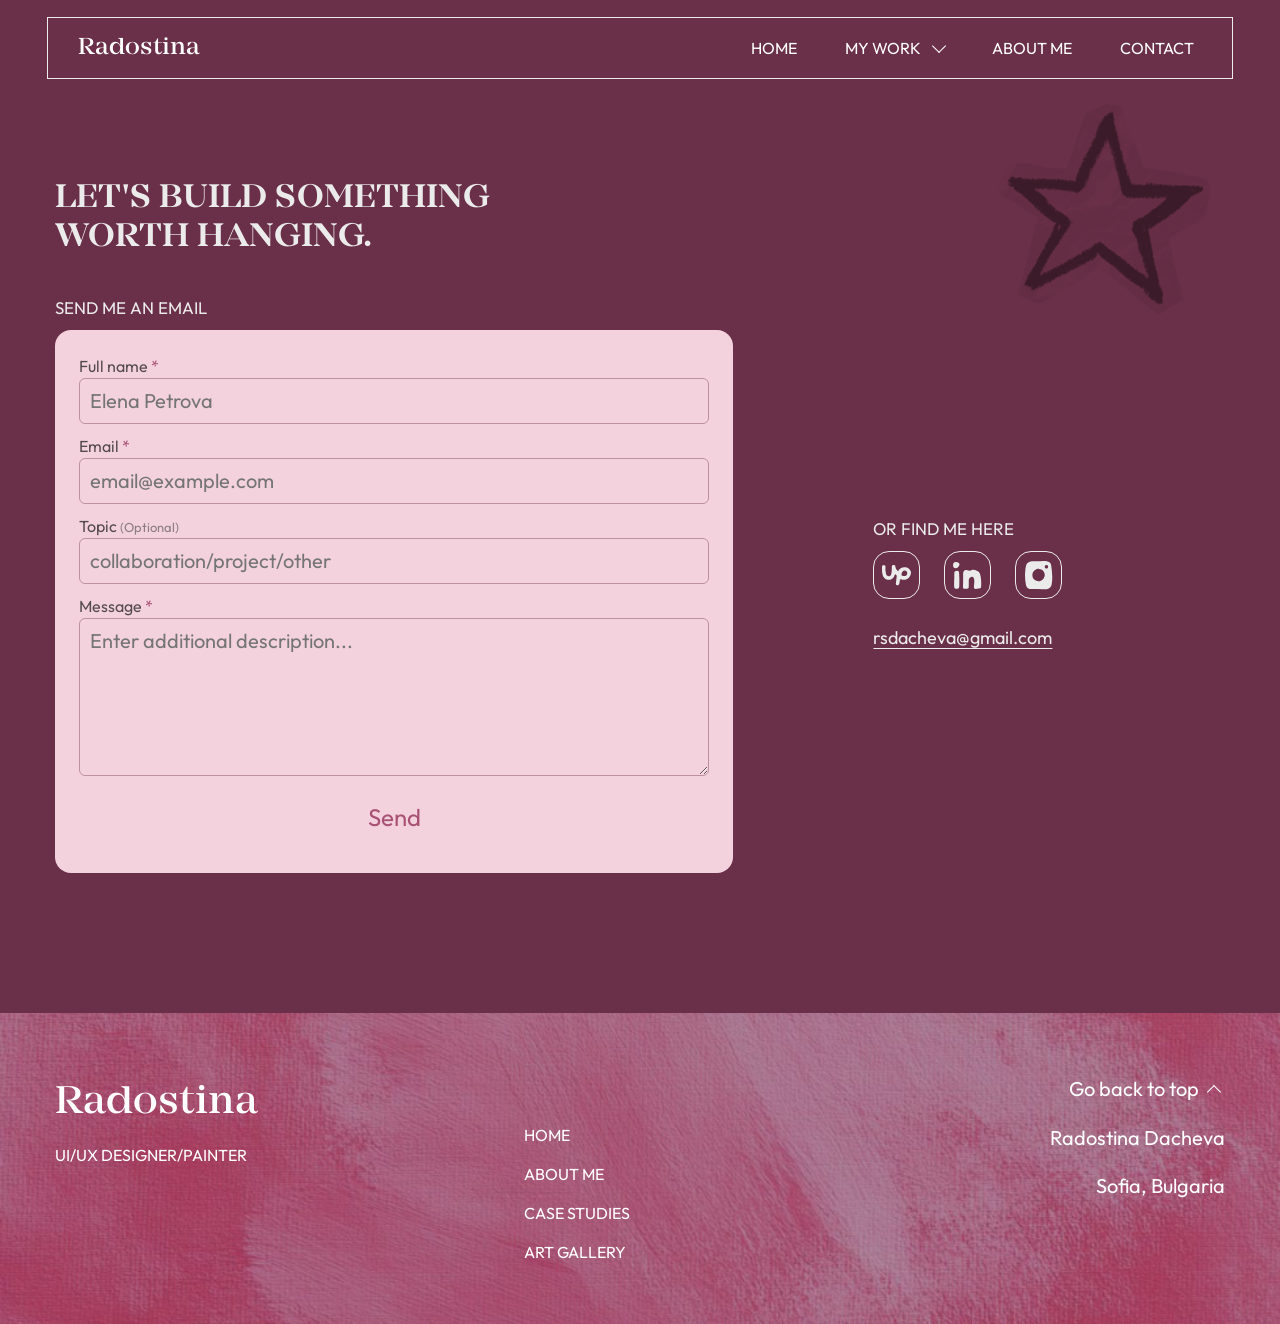
<file: contact/index.html>
<!doctype html><html lang="en"><head><link rel="icon" type="image/svg+xml" href="/favicon.svg"><base href="/"><meta charset="UTF-8"><meta name="viewport" content="width=device-width,initial-scale=1"><meta name="theme-color" content="#a95173"><meta name="description" content="Contact Radostina Dacheva for UI/UX design, creative collaborations and original art. Based in Sofia, Bulgaria."><title>Contact Radostina Dacheva — UI/UX &amp; Art</title><link rel="stylesheet" href="style.css"><link rel="stylesheet" href="refinements.css"><link rel="stylesheet" href="design-polish.css"><link rel="stylesheet" href="responsive.css">
<link rel="stylesheet" href="mobile-figma.css">
<meta name="robots" content="index,follow,max-image-preview:large"><link rel="canonical" href="https://radostinadacheva.github.io/contact/"><meta property="og:type" content="website"><meta property="og:title" content="Contact Radostina Dacheva — UI/UX &amp; Art"><meta property="og:description" content="Contact Radostina Dacheva for UI/UX design, creative collaborations and original art. Based in Sofia, Bulgaria."><meta property="og:url" content="https://radostinadacheva.github.io/contact/"><meta property="og:site_name" content="Radostina Dacheva — Portfolio"><meta name="twitter:card" content="summary"></head><body><a class="skip" href="#main">Skip to content</a><div id="app"></div><noscript><main><h1>Contact Radostina Dacheva — UI/UX &amp; Art</h1><p>Contact Radostina Dacheva for UI/UX design, creative collaborations and original art. Based in Sofia, Bulgaria.</p><p>Enable JavaScript to explore the interactive portfolio.</p><nav><a href="/">Radostina Dacheva — UI/UX Designer &amp; Painter</a> <a href="/about/">About Radostina Dacheva — Designer &amp; Painter</a> <a href="/art/">Art Gallery — Radostina Dacheva</a> <a href="/work/">UX/UI Case Studies — Radostina Dacheva</a> <a href="/aura/">Aura Design System Case Study — Radostina Dacheva</a> <a href="/paw-walk/">Paw Walk UX/UI Case Study — Radostina Dacheva</a> <a href="/contact/">Contact Radostina Dacheva — UI/UX &amp; Art</a> </nav></main></noscript><dialog id="lightbox" aria-label="Artwork viewer"><button class="close" aria-label="Close artwork">×</button><button class="prev" aria-label="Previous artwork">‹</button><figure><img alt=""><figcaption></figcaption></figure><button class="next" aria-label="Next artwork">›</button></dialog><script type="module" src="app.js"></script></body></html>
</file>
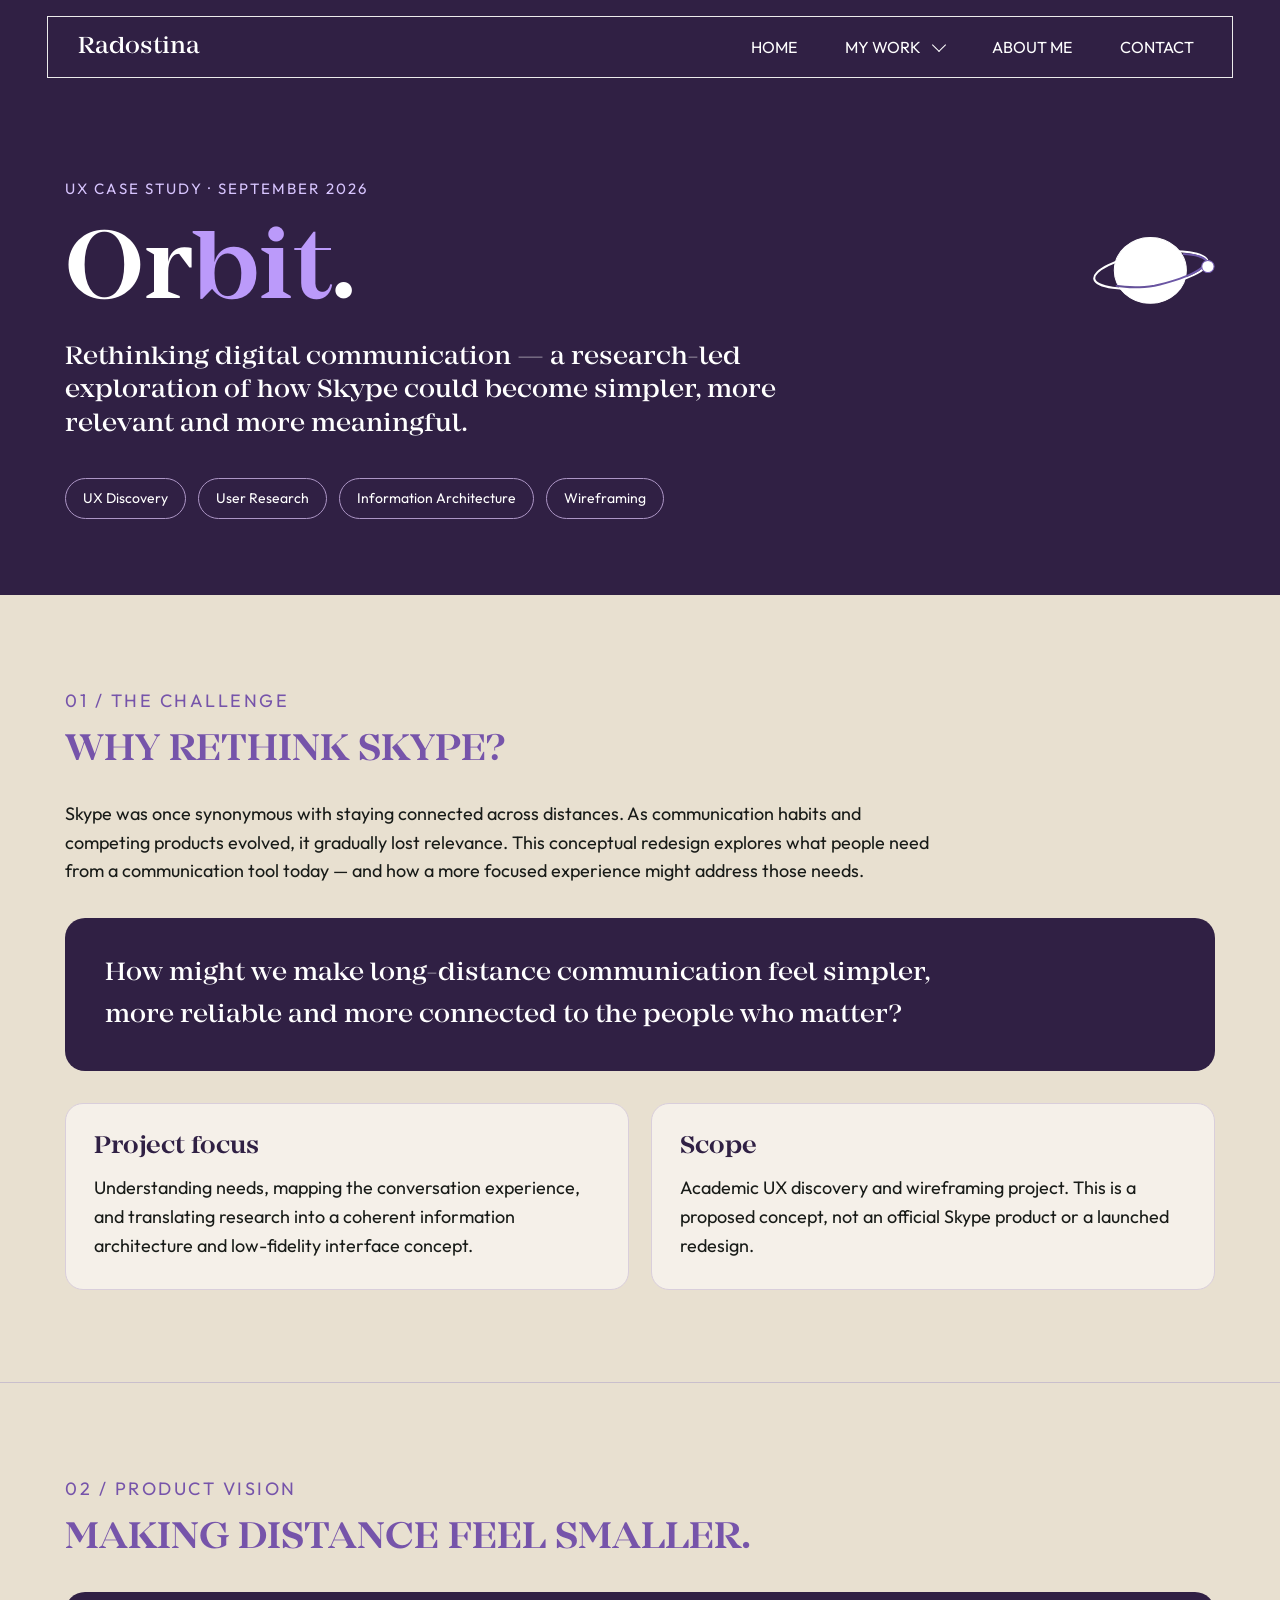
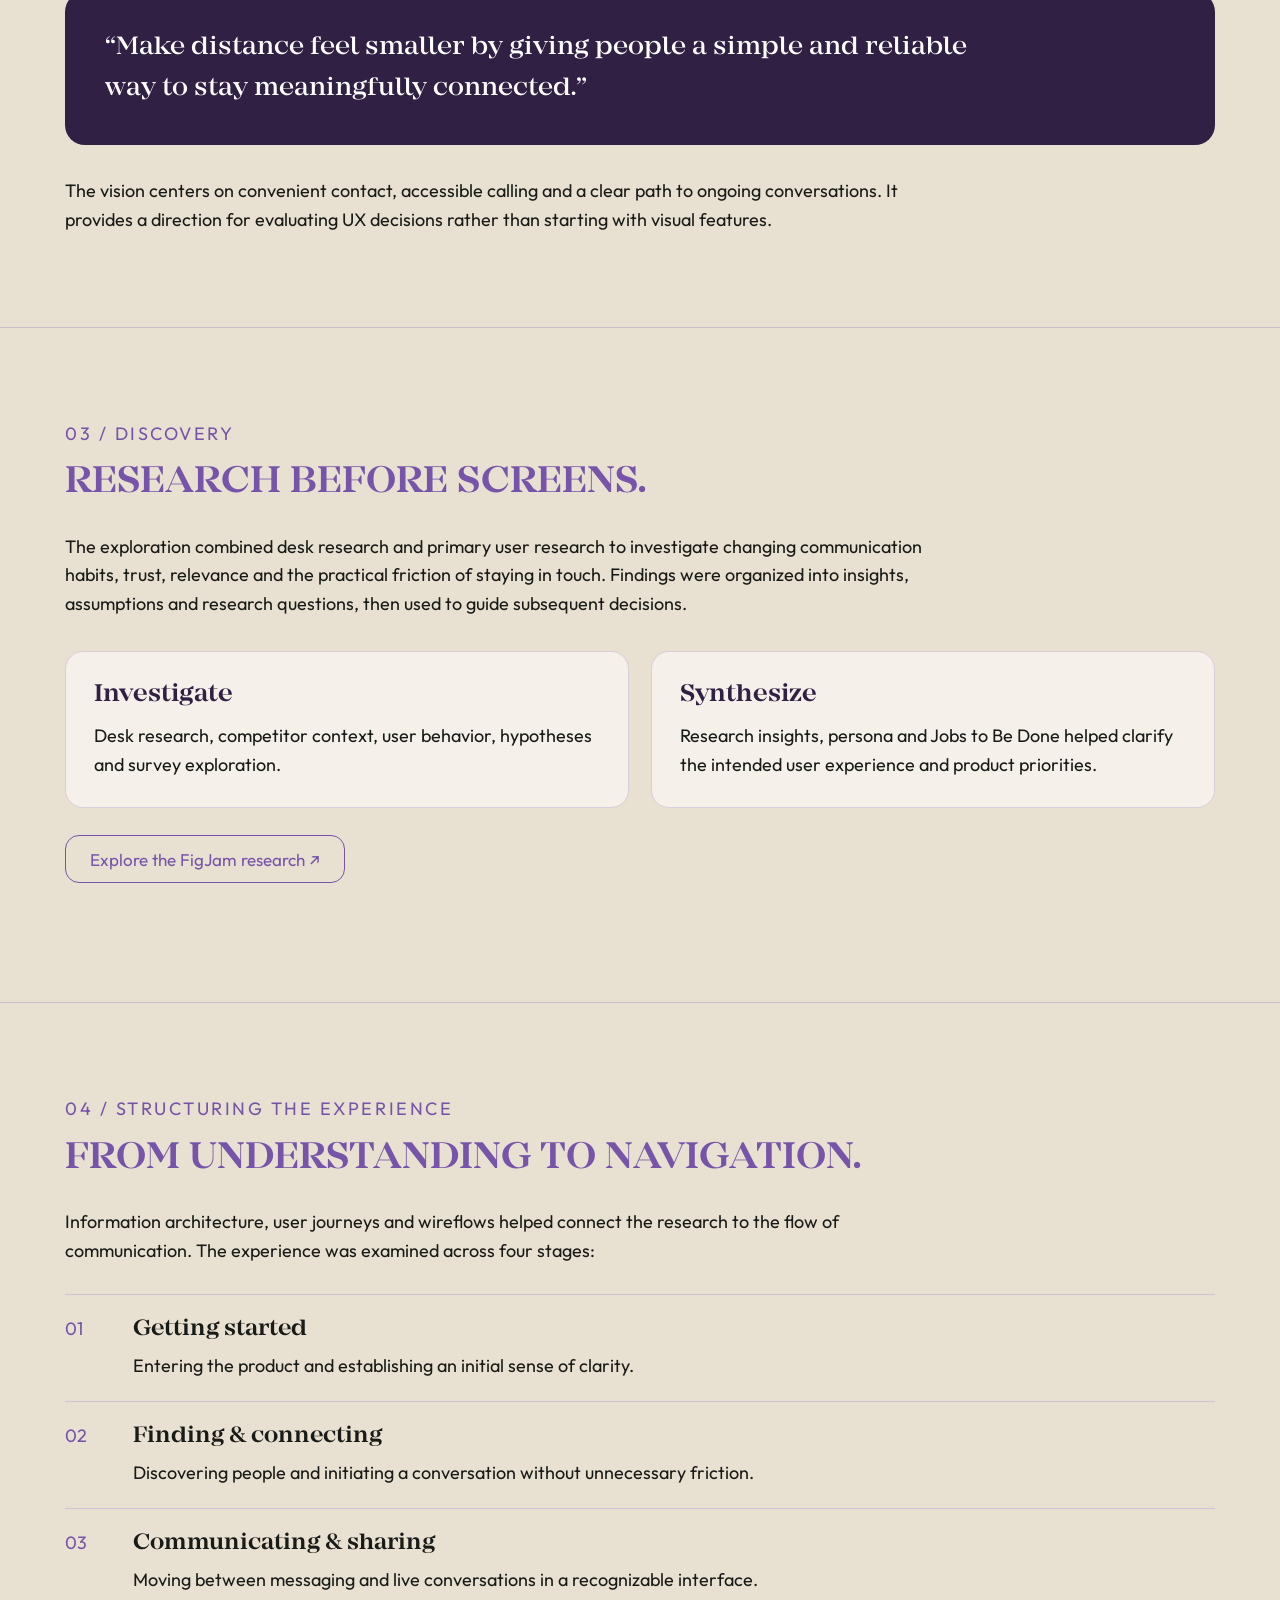
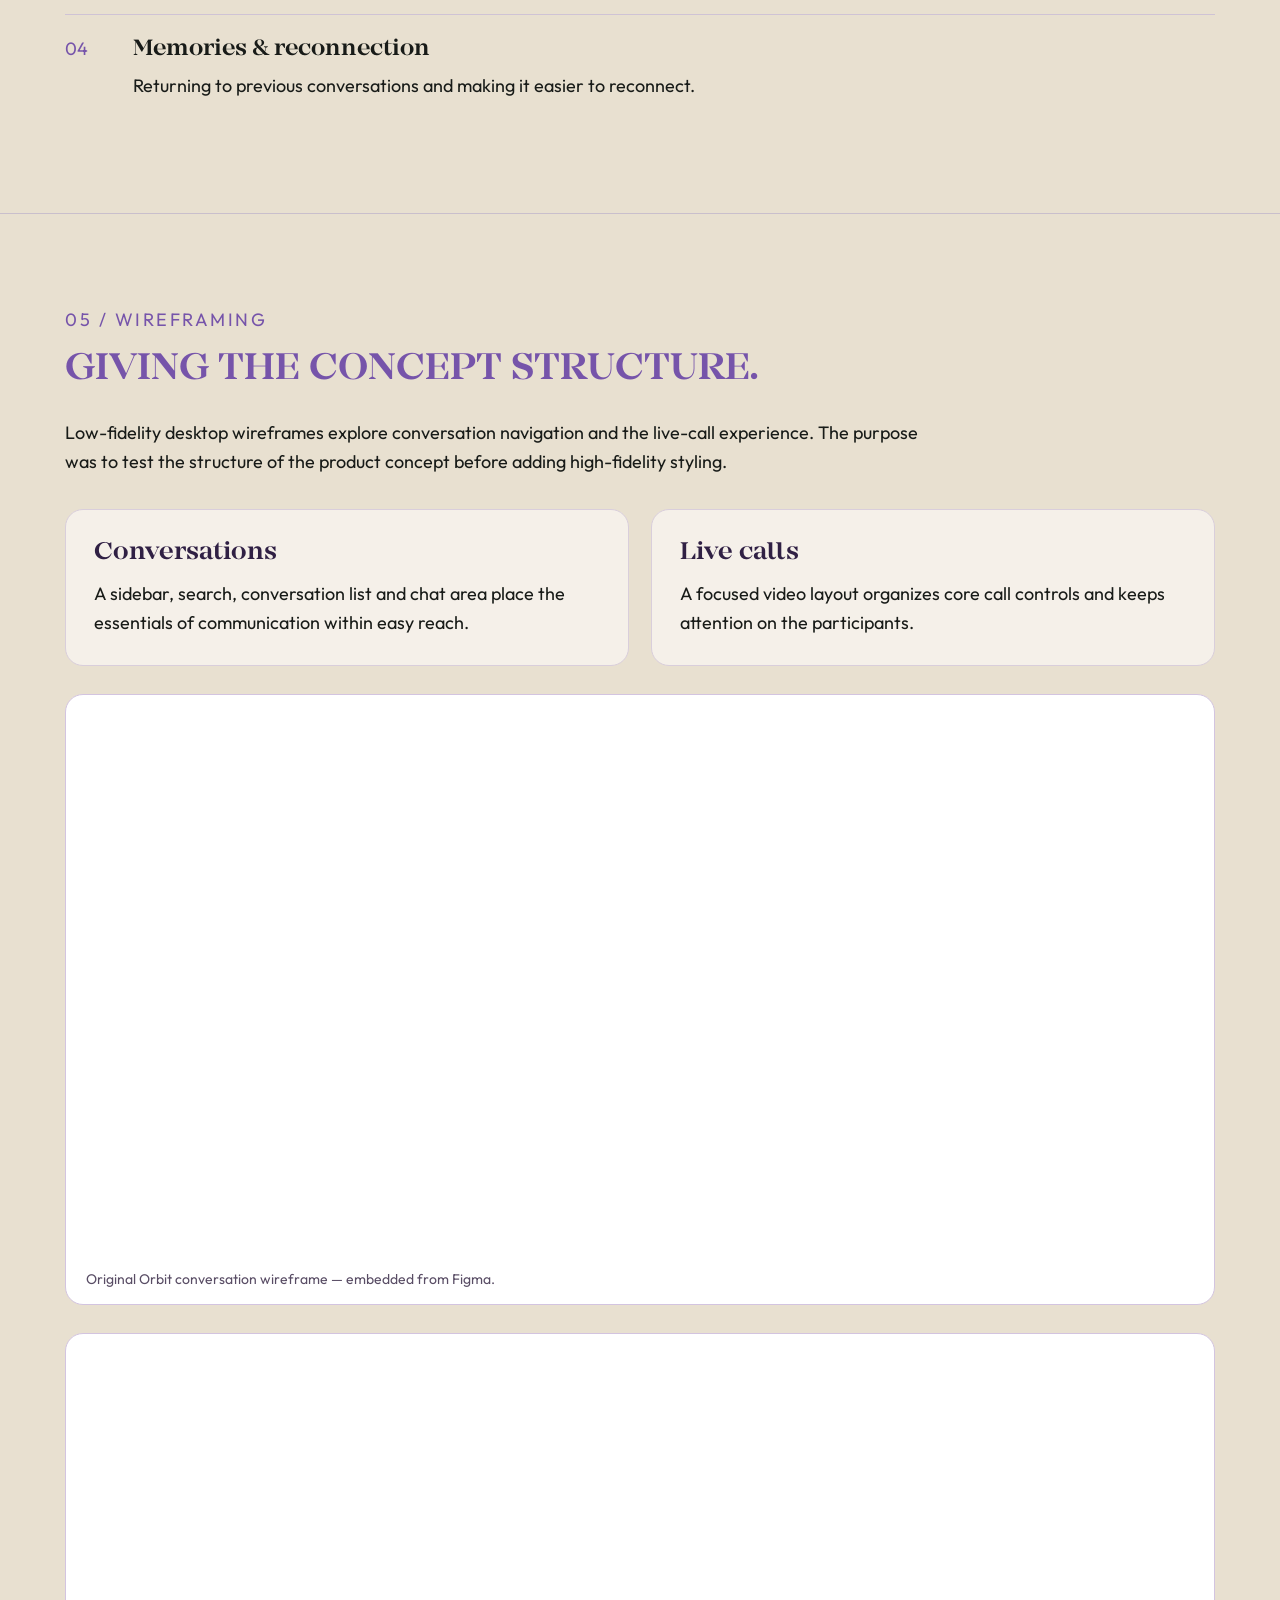
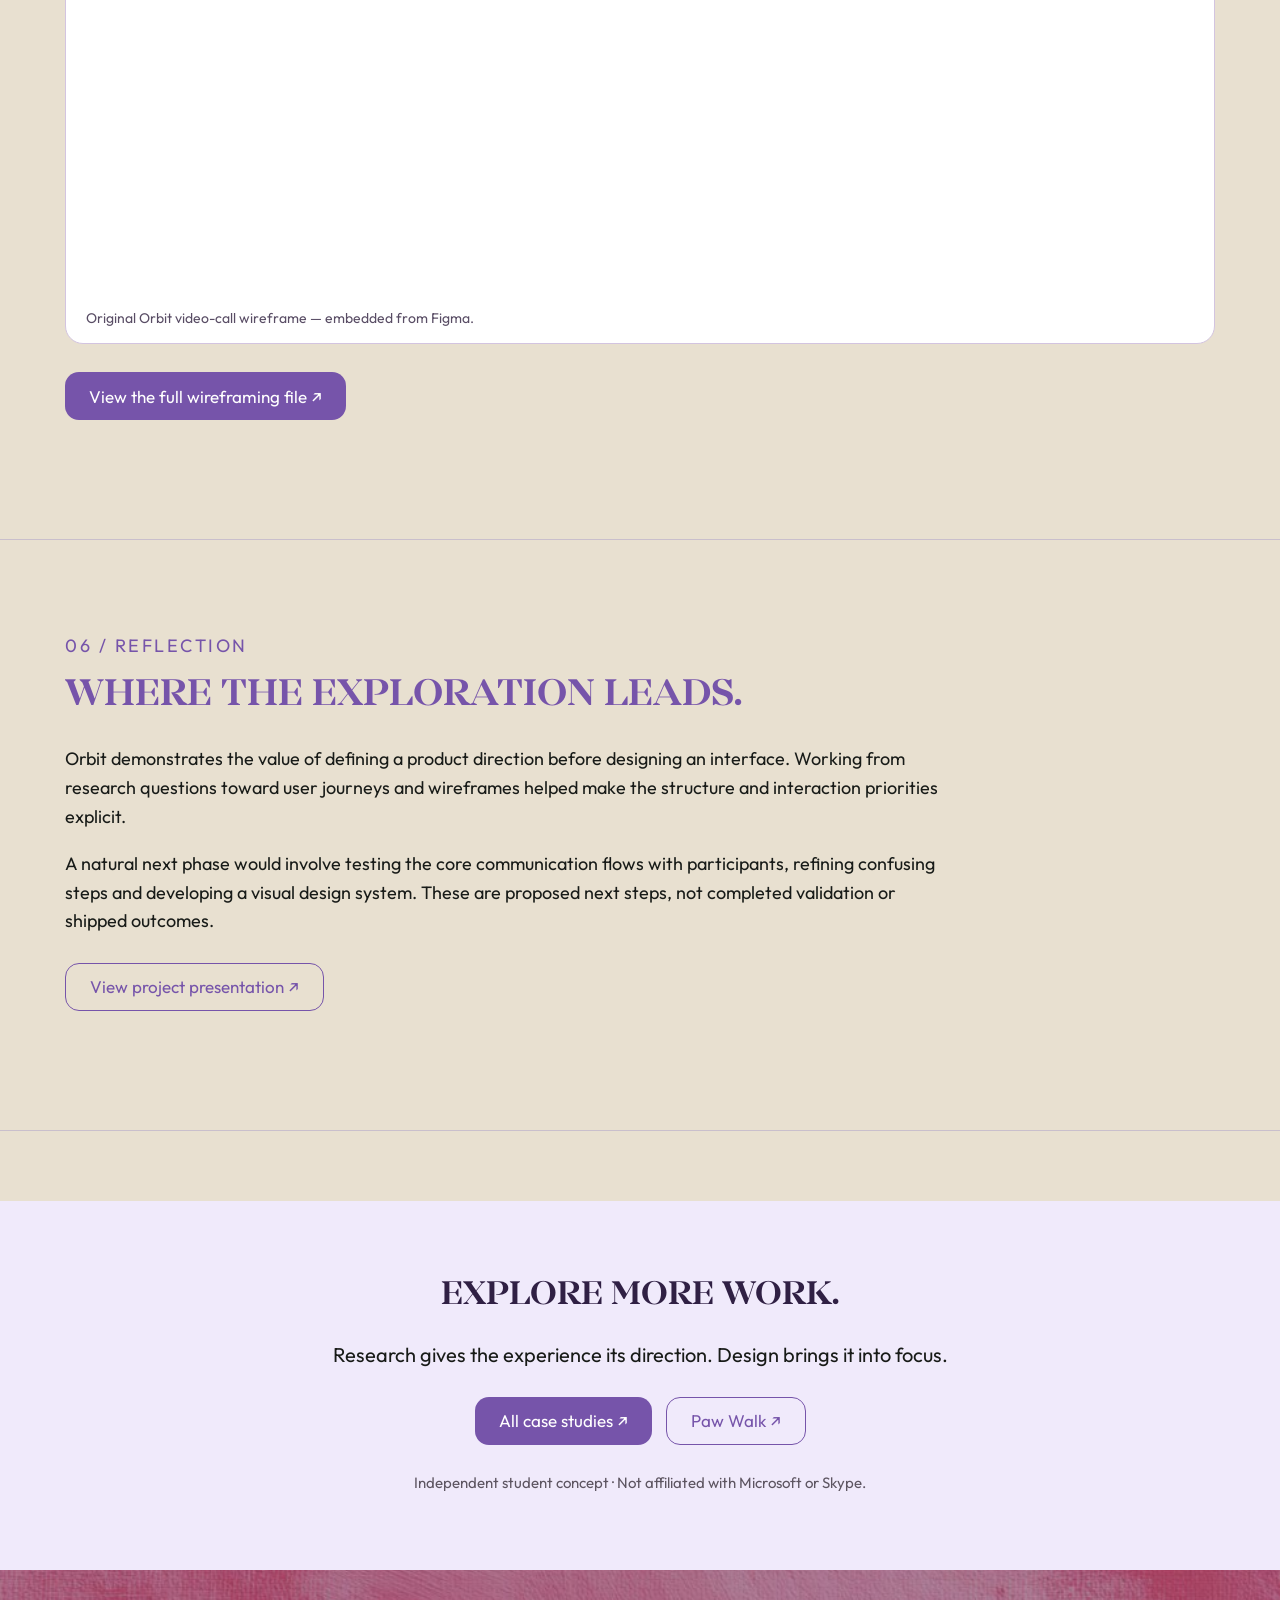
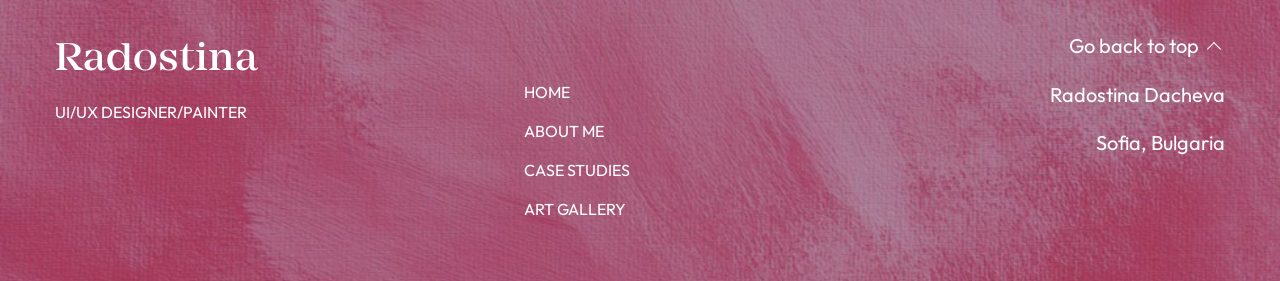
<file: orbit/index.html>
<!doctype html>
<html lang="en"><head><meta charset="utf-8"><meta name="viewport" content="width=device-width, initial-scale=1"><link rel="icon" href="/favicon.svg" type="image/svg+xml"><meta name="theme-color" content="#a95173"><meta name="description" content="Orbit — a UX discovery and wireframing case study exploring a reimagined Skype experience by Radostina Dacheva."><link rel="canonical" href="https://radostinadacheva.github.io/orbit/"><meta property="og:type" content="article"><meta property="og:title" content="Orbit — UX Discovery &amp; Wireframing | Radostina Dacheva"><meta property="og:description" content="A research-led UX discovery and wireframing concept exploring a reimagined digital communication experience by Radostina Dacheva."><meta property="og:url" content="https://radostinadacheva.github.io/orbit/"><meta property="og:site_name" content="Radostina Dacheva — Portfolio"><meta name="twitter:card" content="summary"><title>Orbit — UX Discovery & Wireframing | Radostina Dacheva</title><link rel="stylesheet" href="/style.css"><link rel="stylesheet" href="/refinements.css"><link rel="stylesheet" href="/design-polish.css"><link rel="stylesheet" href="/responsive.css"><link rel="stylesheet" href="/mobile-figma.css"><style>
:root{--orbit:#7654aa;--orbit-dark:#302044;--orbit-pale:#f0eafb;--paper:#e8e0d0}
body{background:var(--paper)}.orbit-page{overflow:hidden}.orbit-top{background:var(--orbit-dark);color:#fff;padding:16px 0 76px}.orbit-top .nav{margin-bottom:100px}.orbit-head,.orbit-inner{width:min(1150px,90%);margin:auto}.orbit-kicker{font-size:15px;letter-spacing:.14em;text-transform:uppercase;color:#d8c5ff}.orbit-head h1{font-size:clamp(54px,9vw,112px);line-height:1;margin:22px 0 18px;text-transform:none}.orbit-head h1 span{color:#bb9afa}.orbit-lead{font:400 clamp(18px,2.2vw,26px)/1.3 Mirador,Georgia,serif;max-width:750px}.orbit-meta{display:flex;gap:12px;flex-wrap:wrap;margin:36px 0 0}.orbit-meta span{border:1px solid #ad96c6;padding:9px 17px;border-radius:50px;font-size:14px}.orbit-main{padding:0 0 70px}.orbit-section{padding:92px 0;border-bottom:1px solid #c9bfcc}.orbit-section h2{color:var(--orbit);margin-bottom:28px}.orbit-section p{max-width:880px}.orbit-grid{display:grid;grid-template-columns:repeat(2,minmax(0,1fr));gap:22px;margin-top:32px}.orbit-panel{background:#f5f0e9;border:1px solid #d9cedb;border-radius:18px;padding:28px}.orbit-panel h3{color:var(--orbit-dark);margin:0 0 12px;font:600 25px Mirador,serif}.orbit-panel p{font-size:18px}.orbit-eyebrow{color:var(--orbit);font-size:15px;text-transform:uppercase;letter-spacing:.14em;margin-bottom:12px}.orbit-callout{background:var(--orbit-dark);color:white;padding:35px 40px;border-radius:20px;margin:32px 0}.orbit-callout p{font:500 clamp(21px,3vw,32px)/1.4 Mirador,Georgia,serif}.orbit-frame{border:1px solid #d3c4e0;background:#fff;border-radius:18px;overflow:hidden;margin:28px 0}.orbit-frame iframe{display:block;width:100%;height:560px;border:0}.orbit-frame figcaption{padding:14px 20px;color:#594d65;font-size:14px}.orbit-actions{display:flex;flex-wrap:wrap;gap:14px;margin:27px 0}.orbit-action{display:inline-flex;align-items:center;min-height:48px;padding:10px 24px;background:var(--orbit);color:#fff;border-radius:14px;font-size:17px}.orbit-action.secondary{background:transparent;color:var(--orbit);border:1px solid var(--orbit)}.orbit-action:hover{background:var(--orbit-dark);color:white}.orbit-step{display:grid;grid-template-columns:58px 1fr;gap:10px;padding:20px 0;border-top:1px solid #cfc3d5}.orbit-step b{font-size:18px;color:var(--orbit)}.orbit-step h3{margin:0 0 9px;font:600 23px Mirador,serif}.orbit-step p{font-size:18px}.orbit-end{text-align:center;background:var(--orbit-pale);padding:75px 20px}.orbit-end h2{margin:0 0 25px;color:var(--orbit-dark)}.orbit-end p{margin:auto;max-width:720px}.orbit-end .orbit-actions{justify-content:center}.orbit-disclaimer{color:#5d5561;font-size:15px;margin-top:15px}@media(max-width:760px){.orbit-top .nav{margin-bottom:70px}.orbit-grid{grid-template-columns:1fr}.orbit-section{padding:65px 0}.orbit-frame iframe{height:370px}.orbit-head h1{font-size:74px}.orbit-callout{padding:25px}.orbit-meta{gap:8px}.orbit-meta span{font-size:12px}.orbit-action{font-size:15px}}

.orbit-section h2{font-size:clamp(28px,3vw,40px)}.orbit-section p,.orbit-panel p,.orbit-step p{font-size:clamp(16px,1.5vw,18px);line-height:1.6}.orbit-callout p{font-size:clamp(20px,2.3vw,26px)}.orbit-visual-note{color:#694d90;font-size:15px}

.orbit-hero-title{display:flex;align-items:center;justify-content:space-between;gap:28px}.orbit-hero-title .orbit-planet-logo{width:clamp(90px,13vw,170px);color:#f7f4ff;flex:none}.orbit-hero-title h1{font-size:clamp(54px,8vw,100px)}@media(max-width:650px){.orbit-hero-title{gap:14px}.orbit-hero-title .orbit-planet-logo{width:85px}}

.orbit-head>.orbit-planet-logo{display:block;width:162px;height:94px;object-fit:contain;margin:18px 0 8px;position:static;transform:none}.orbit-hero-title .orbit-planet-logo{width:125px;height:auto;object-fit:contain}
.orbit-site-footer{position:relative;z-index:1;--pink-bg:url("/assets/asset-079.jpg");background:#a95173 var(--pink-bg) center/cover no-repeat;color:#fff}.orbit-site-footer .brand{text-decoration:none}.orbit-site-footer button{cursor:pointer}
</style><script type="application/ld+json">{"@context":"https://schema.org","@type":"CreativeWork","name":"Orbit — UX Discovery & Wireframing","url":"https://radostinadacheva.github.io/orbit/","description":"A student UX discovery and wireframing concept exploring how a digital communication product could become simpler and more relevant. The project covers product vision, desk and primary research exploration, information architecture, user journeys and low-fidelity wireframes.","creator":{"@type":"Person","name":"Radostina Dacheva","url":"https://radostinadacheva.github.io/"},"about":["UX discovery","User research","Information architecture","User flows","Wireframing","Digital communication"],"genre":"UX/UI design case study","inLanguage":"en"}</script></head><body><div class="orbit-page"><div class="orbit-top" id="top"><header class="nav"><a class="brand" href="/">Radostina</a><button class="menu-toggle" aria-label="Open navigation" aria-controls="main-menu" aria-expanded="false">☰</button><nav id="main-menu" aria-label="Main navigation"><a href="/">Home</a><div class="dropdown"><button aria-expanded="false">My work <span class="chevron down" aria-hidden="true"></span></button><div class="dropdown-menu"><a href="/work/">Case studies</a><a href="/art/">Art gallery</a></div></div><a href="/about/">About me</a><a href="/contact/">Contact</a></nav></header><div class="orbit-head"><p class="orbit-kicker">UX Case Study · September 2026</p><div class="orbit-hero-title"><h1>Or<span>bit</span>.</h1><img class="orbit-planet-logo" src="/assets/orbit-original-logo.svg" alt="Orbit planet logo"></div><p class="orbit-lead">Rethinking digital communication — a research-led exploration of how Skype could become simpler, more relevant and more meaningful.</p><div class="orbit-meta"><span>UX Discovery</span><span>User Research</span><span>Information Architecture</span><span>Wireframing</span></div></div></div>
<main class="orbit-main" id="main"><section class="orbit-section"><div class="orbit-inner"><p class="orbit-eyebrow">01 / The challenge</p><h2>Why rethink Skype?</h2><p>Skype was once synonymous with staying connected across distances. As communication habits and competing products evolved, it gradually lost relevance. This conceptual redesign explores what people need from a communication tool today — and how a more focused experience might address those needs.</p><div class="orbit-callout"><p>How might we make long-distance communication feel simpler, more reliable and more connected to the people who matter?</p></div><div class="orbit-grid"><div class="orbit-panel"><h3>Project focus</h3><p>Understanding needs, mapping the conversation experience, and translating research into a coherent information architecture and low-fidelity interface concept.</p></div><div class="orbit-panel"><h3>Scope</h3><p>Academic UX discovery and wireframing project. This is a proposed concept, not an official Skype product or a launched redesign.</p></div></div></div></section>
<section class="orbit-section"><div class="orbit-inner"><p class="orbit-eyebrow">02 / Product vision</p><h2>Making distance feel smaller.</h2><div class="orbit-callout"><p>“Make distance feel smaller by giving people a simple and reliable way to stay meaningfully connected.”</p></div><p>The vision centers on convenient contact, accessible calling and a clear path to ongoing conversations. It provides a direction for evaluating UX decisions rather than starting with visual features.</p></div></section>
<section class="orbit-section"><div class="orbit-inner"><p class="orbit-eyebrow">03 / Discovery</p><h2>Research before screens.</h2><p>The exploration combined desk research and primary user research to investigate changing communication habits, trust, relevance and the practical friction of staying in touch. Findings were organized into insights, assumptions and research questions, then used to guide subsequent decisions.</p><div class="orbit-grid"><div class="orbit-panel"><h3>Investigate</h3><p>Desk research, competitor context, user behavior, hypotheses and survey exploration.</p></div><div class="orbit-panel"><h3>Synthesize</h3><p>Research insights, persona and Jobs to Be Done helped clarify the intended user experience and product priorities.</p></div></div><div class="orbit-actions"><a class="orbit-action secondary" target="_blank" rel="noopener noreferrer" href="https://www.figma.com/board/C2sybTFtMOFalwXobueX6H/UX-Discovery-Playground-Sep-2026--Copy-?node-id=2740-9689">Explore the FigJam research ↗</a></div></div></section>
<section class="orbit-section"><div class="orbit-inner"><p class="orbit-eyebrow">04 / Structuring the experience</p><h2>From understanding to navigation.</h2><p>Information architecture, user journeys and wireflows helped connect the research to the flow of communication. The experience was examined across four stages:</p><div style="margin-top:28px"><div class="orbit-step"><b>01</b><div><h3>Getting started</h3><p>Entering the product and establishing an initial sense of clarity.</p></div></div><div class="orbit-step"><b>02</b><div><h3>Finding & connecting</h3><p>Discovering people and initiating a conversation without unnecessary friction.</p></div></div><div class="orbit-step"><b>03</b><div><h3>Communicating & sharing</h3><p>Moving between messaging and live conversations in a recognizable interface.</p></div></div><div class="orbit-step"><b>04</b><div><h3>Memories & reconnection</h3><p>Returning to previous conversations and making it easier to reconnect.</p></div></div></div></div></section>
<section class="orbit-section"><div class="orbit-inner"><p class="orbit-eyebrow">05 / Wireframing</p><h2>Giving the concept structure.</h2><p>Low-fidelity desktop wireframes explore conversation navigation and the live-call experience. The purpose was to test the structure of the product concept before adding high-fidelity styling.</p><div class="orbit-grid"><div class="orbit-panel"><h3>Conversations</h3><p>A sidebar, search, conversation list and chat area place the essentials of communication within easy reach.</p></div><div class="orbit-panel"><h3>Live calls</h3><p>A focused video layout organizes core call controls and keeps attention on the participants.</p></div></div><figure class="orbit-frame"><iframe loading="lazy" title="Orbit conversation wireframe in Figma" referrerpolicy="strict-origin-when-cross-origin" src="https://embed.figma.com/design/1e6tpEiqKDDYz5V6NbsAIV/Wireframing-Sep2026?node-id=7-28&embed-host=share"></iframe><figcaption>Original Orbit conversation wireframe — embedded from Figma.</figcaption></figure><figure class="orbit-frame"><iframe loading="lazy" title="Orbit video call wireframe in Figma" referrerpolicy="strict-origin-when-cross-origin" src="https://embed.figma.com/design/1e6tpEiqKDDYz5V6NbsAIV/Wireframing-Sep2026?node-id=7-3085&embed-host=share"></iframe><figcaption>Original Orbit video-call wireframe — embedded from Figma.</figcaption></figure><div class="orbit-actions"><a class="orbit-action" href="https://www.figma.com/design/1e6tpEiqKDDYz5V6NbsAIV/Wireframing-Sep2026?node-id=0-1" target="_blank" rel="noopener noreferrer">View the full wireframing file ↗</a></div></div></section>
<section class="orbit-section"><div class="orbit-inner"><p class="orbit-eyebrow">06 / Reflection</p><h2>Where the exploration leads.</h2><p>Orbit demonstrates the value of defining a product direction before designing an interface. Working from research questions toward user journeys and wireframes helped make the structure and interaction priorities explicit.</p><p style="margin-top:18px">A natural next phase would involve testing the core communication flows with participants, refining confusing steps and developing a visual design system. These are proposed next steps, not completed validation or shipped outcomes.</p><div class="orbit-actions"><a class="orbit-action secondary" href="https://www.figma.com/deck/V7DKkm7UTmWvVWDKUi1bSr/SoftUni-UX-Discovery-Presentation-Sep2026?node-id=1-397" target="_blank" rel="noopener noreferrer">View project presentation ↗</a></div></div></section></main>
<section class="orbit-end"><h2>Explore more work.</h2><p>Research gives the experience its direction. Design brings it into focus.</p><div class="orbit-actions"><a class="orbit-action" href="/work/">All case studies ↗</a><a class="orbit-action secondary" href="/paw-walk/">Paw Walk ↗</a></div><p class="orbit-disclaimer">Independent student concept · Not affiliated with Microsoft or Skype.</p></section><footer class="pink orbit-site-footer"><div><a class="brand" href="/">Radostina</a><p class="eyebrow"><span>UI/UX Designer/</span><span>Painter</span></p></div><nav aria-label="Footer navigation"><a href="/">Home</a><a href="/about/">About me</a><a href="/work/">CASE STUDIES</a><a href="/art/">Art gallery</a></nav><div class="footer-right"><button type="button" id="orbit-back-to-top">Go back to top <span class="chevron up" aria-hidden="true"></span></button><p>Radostina Dacheva</p><p>Sofia, Bulgaria</p></div></footer></div><script>document.getElementById("orbit-back-to-top").addEventListener("click",()=>window.scrollTo({top:0,behavior:window.matchMedia("(prefers-reduced-motion: reduce)").matches?"instant":"smooth"}));const m=document.querySelector(".orbit-top .menu-toggle"),n=document.querySelector(".orbit-top .nav"),b=document.querySelector(".orbit-top .dropdown>button"),d=document.querySelector(".orbit-top .dropdown");m.addEventListener("click",()=>{const v=n.classList.toggle("expanded");m.setAttribute("aria-expanded",String(v));});b.addEventListener("click",()=>{const v=d.classList.toggle("open");b.setAttribute("aria-expanded",String(v));});</script></body></html>
</file>
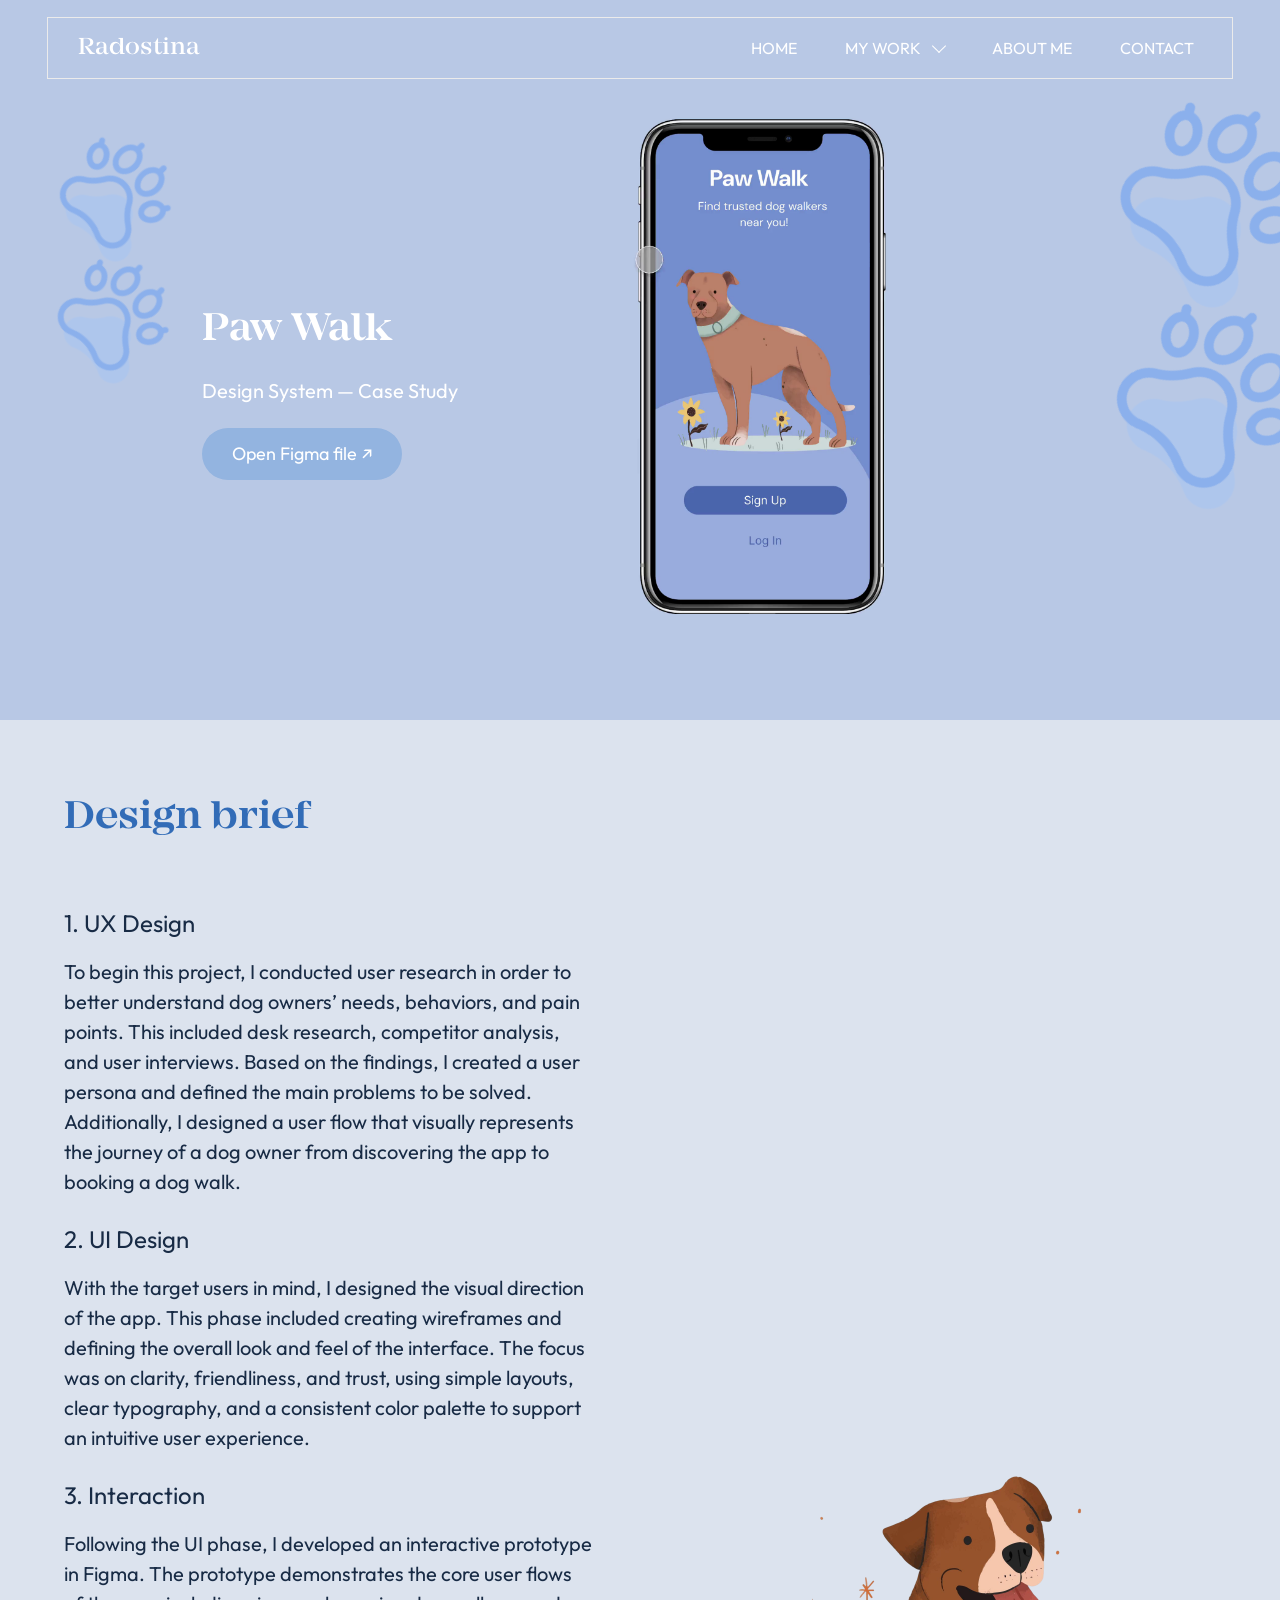
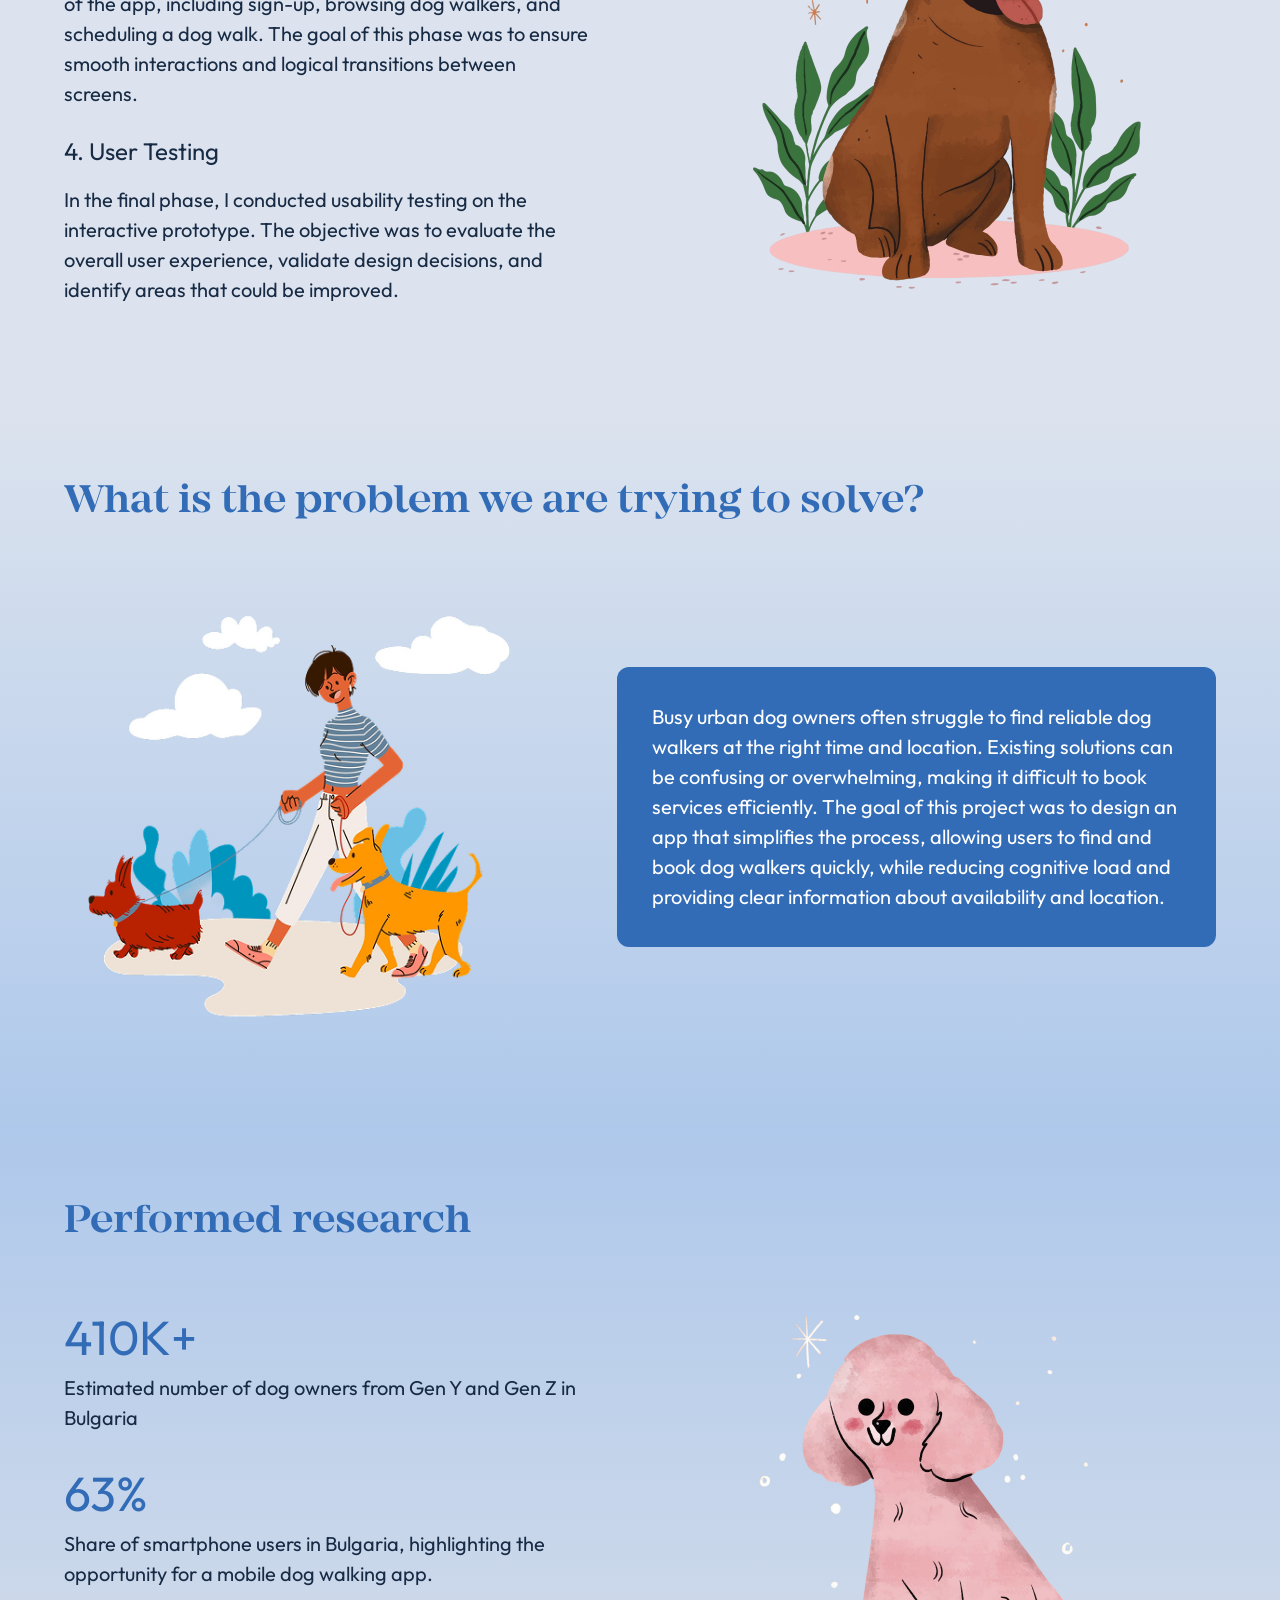
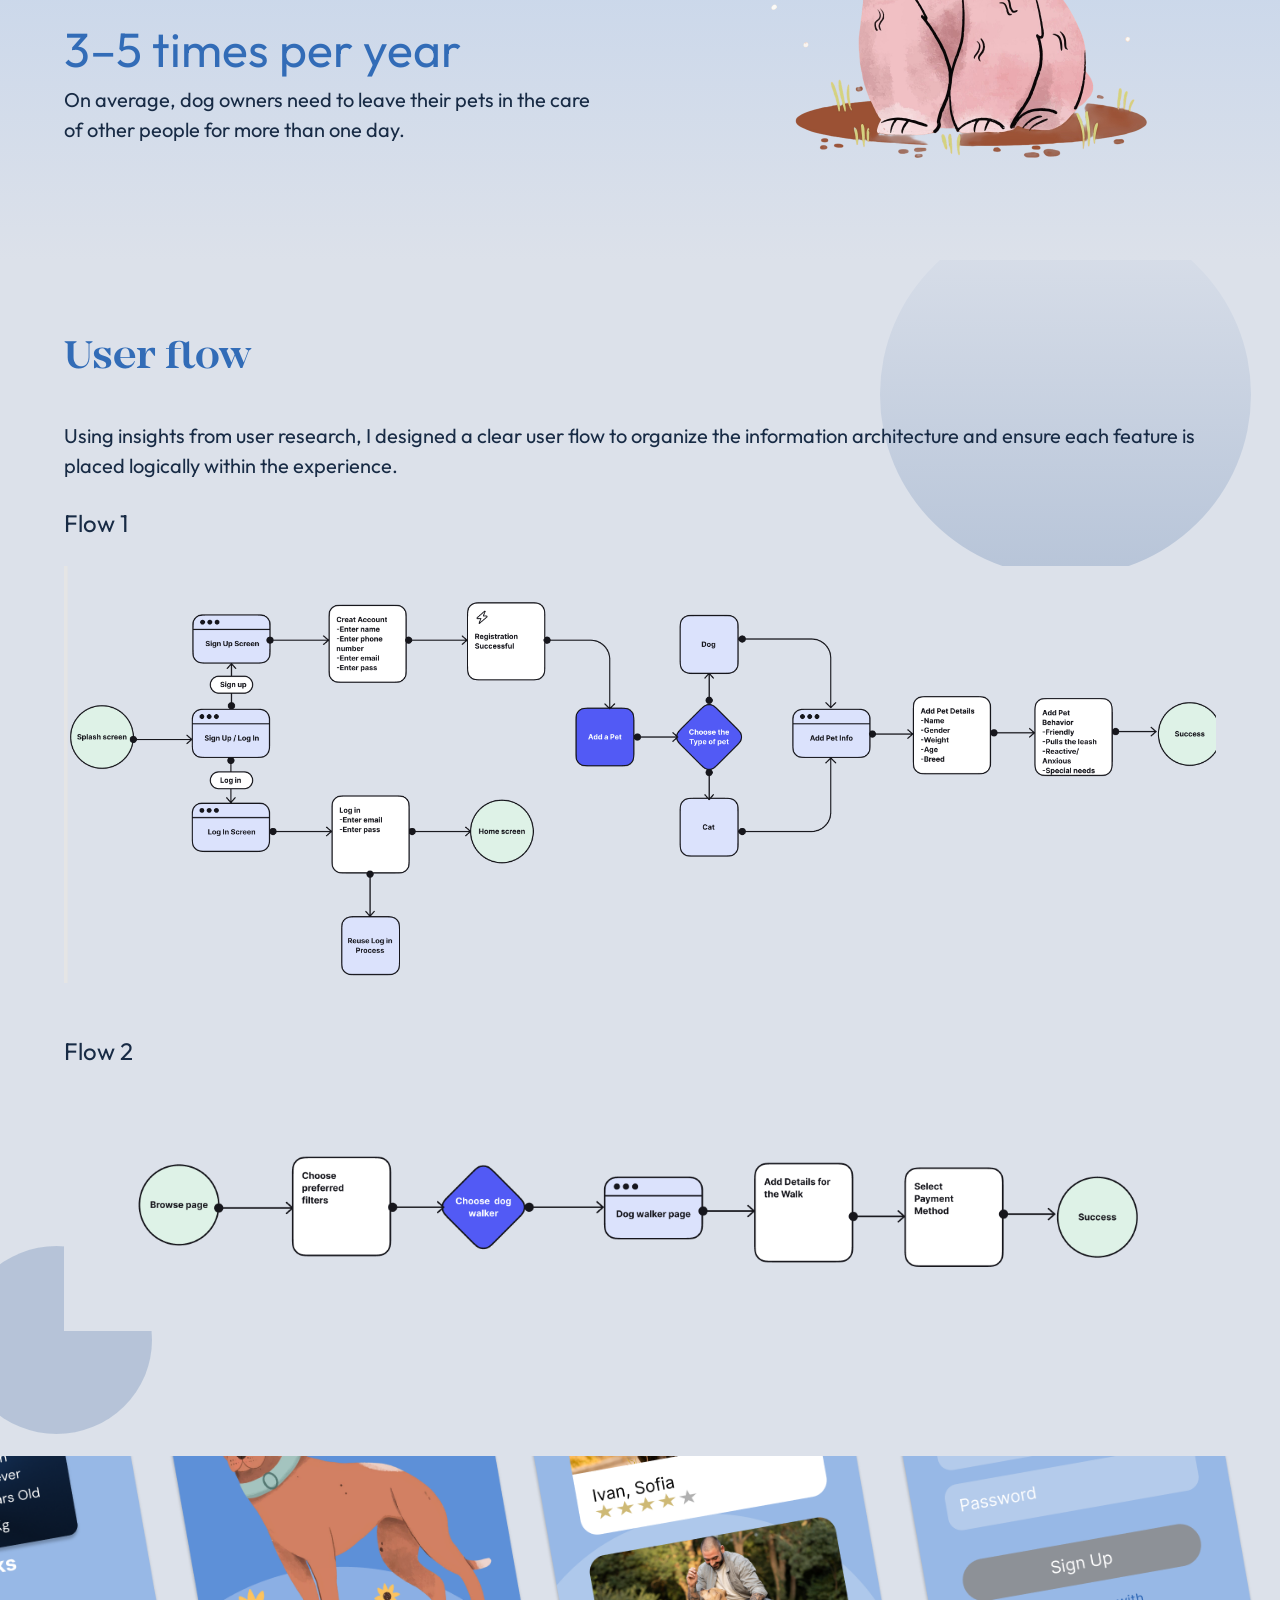
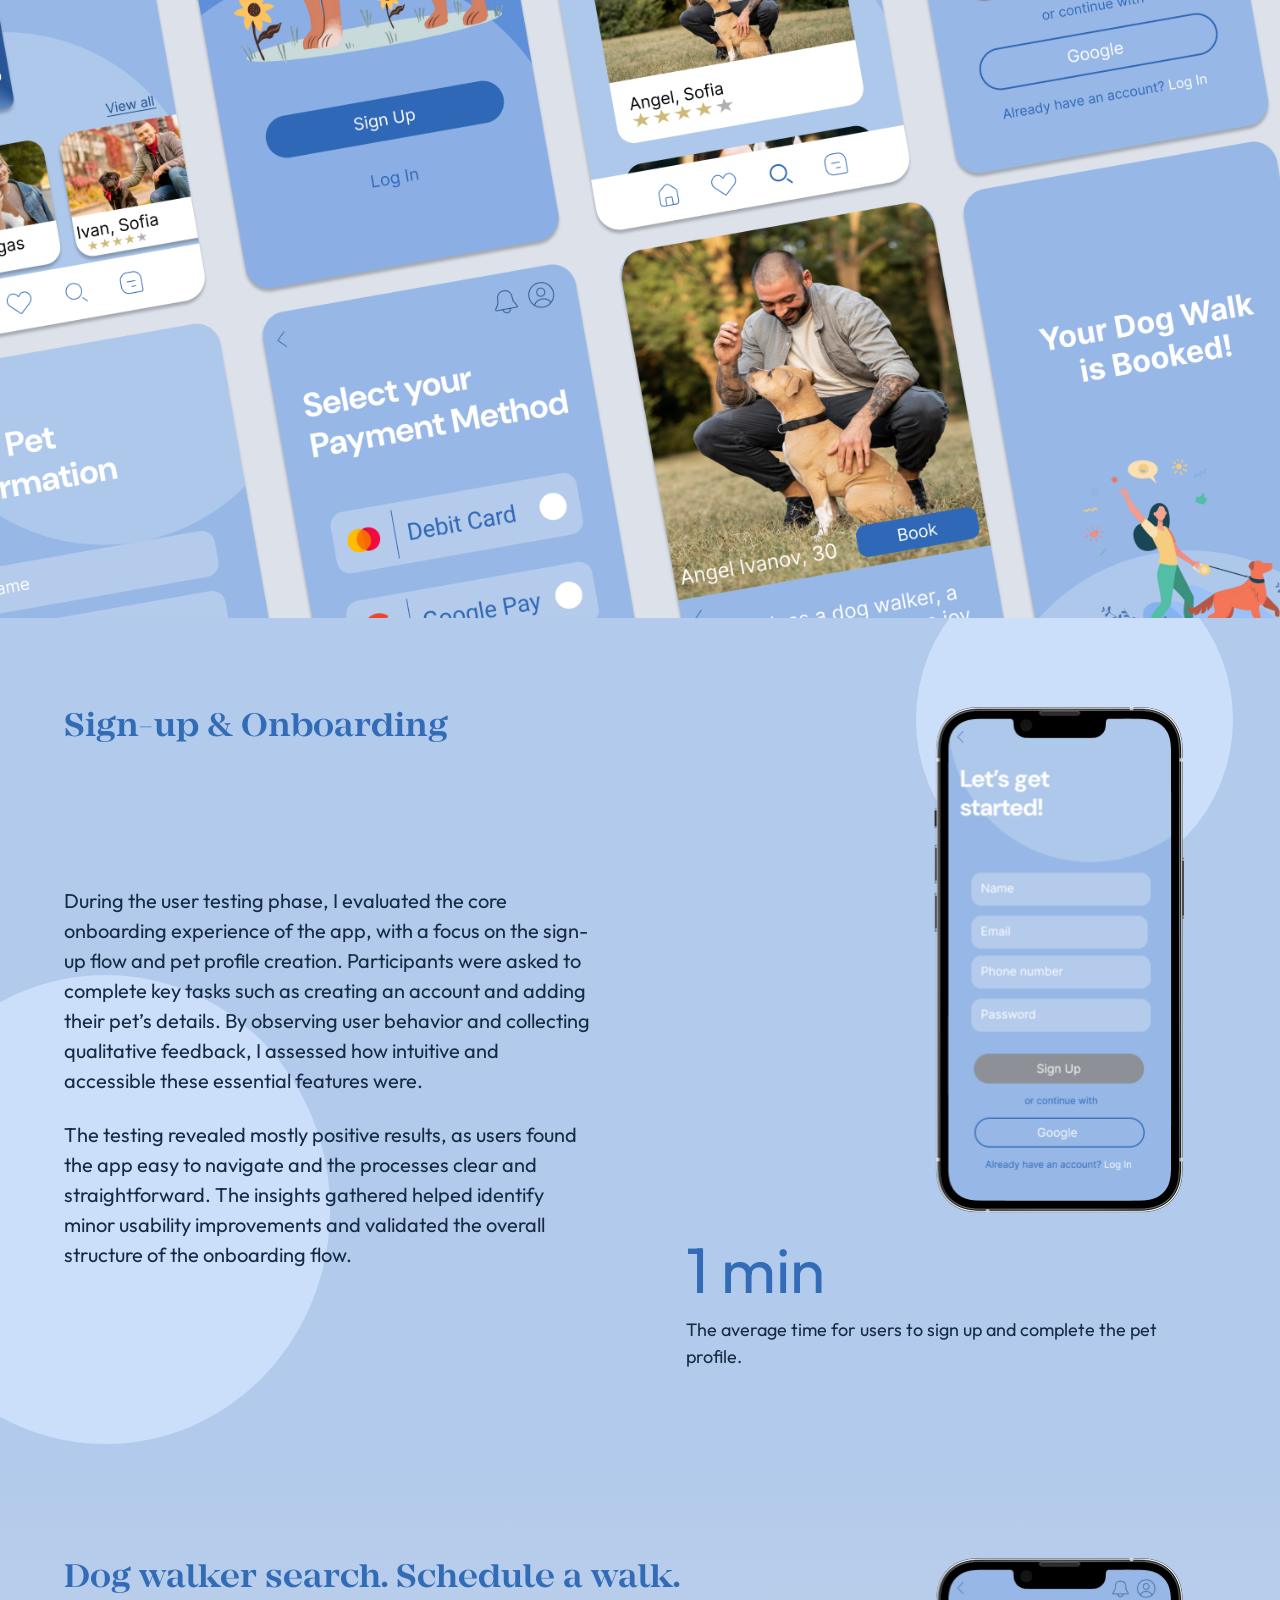
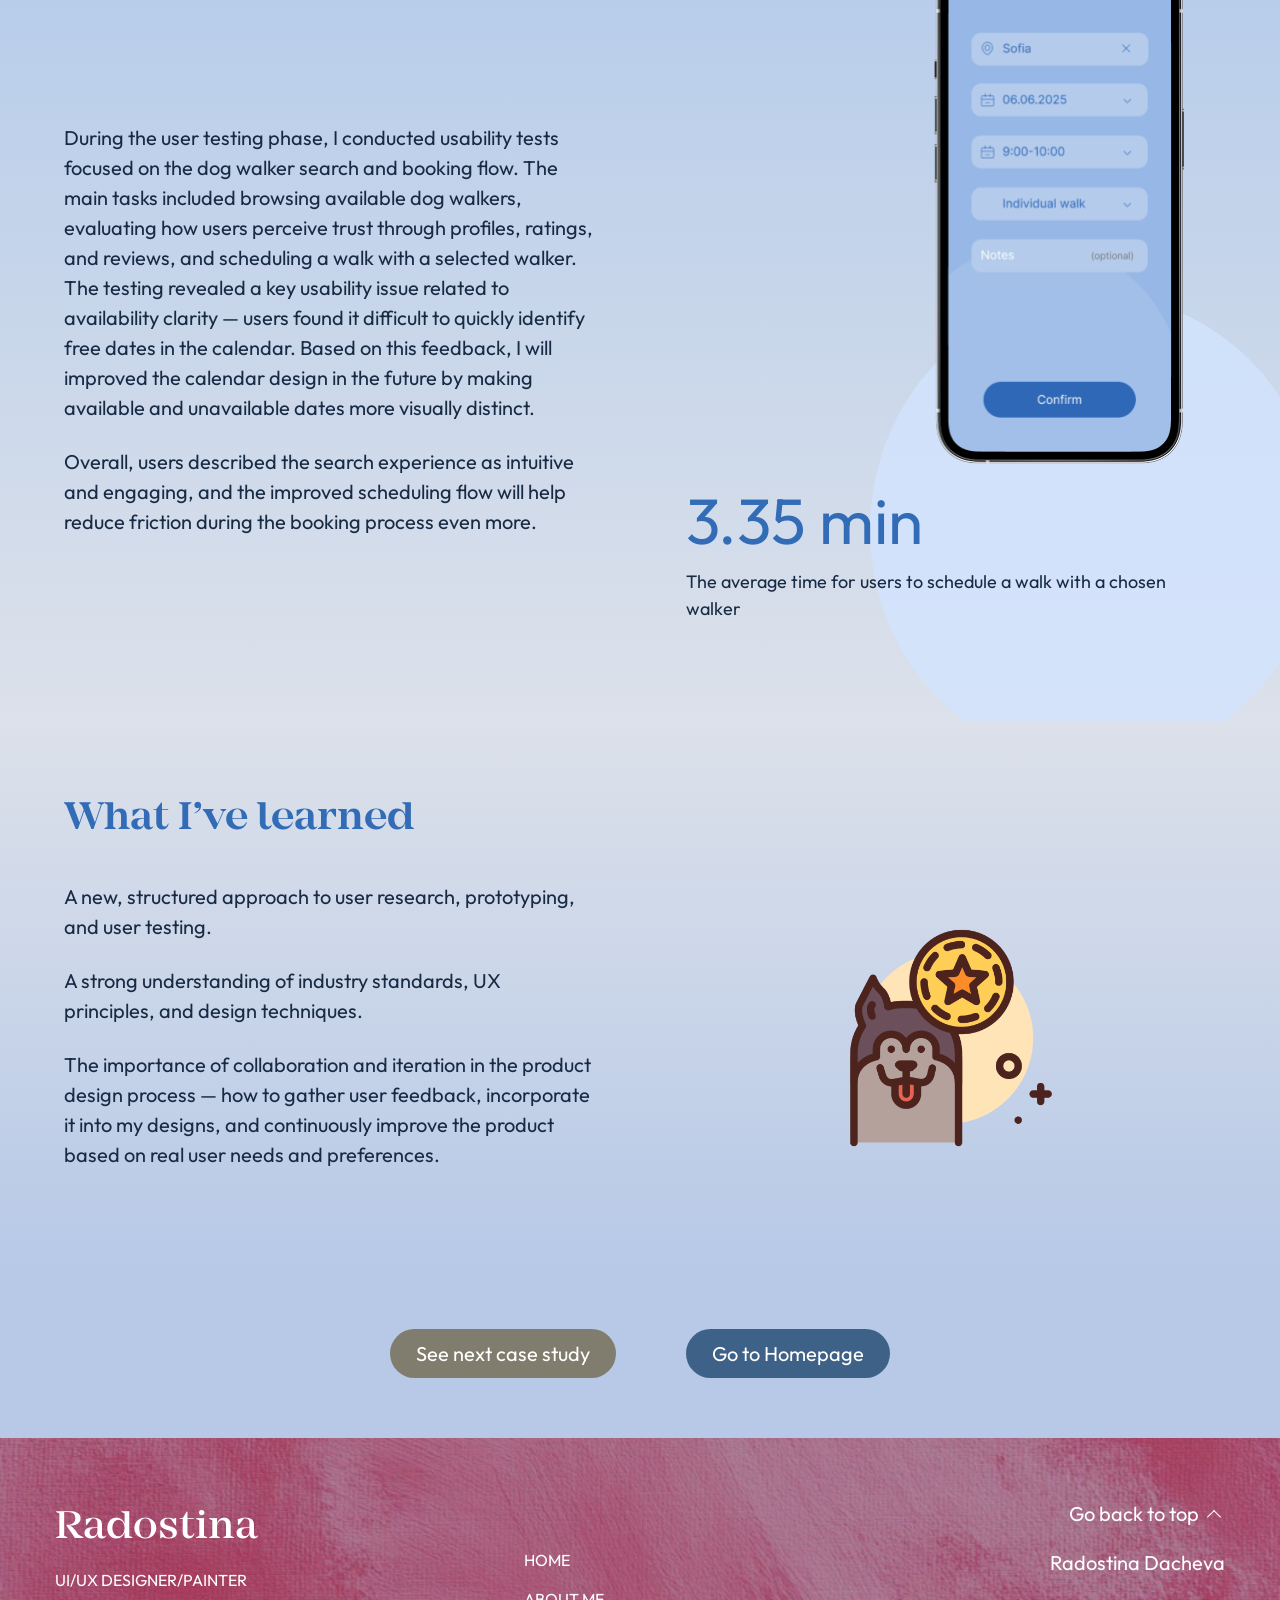
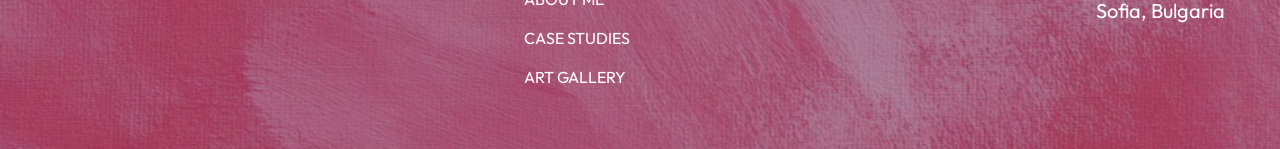
<file: paw-walk/index.html>
<!doctype html><html lang="en"><head><link rel="icon" type="image/svg+xml" href="/favicon.svg"><base href="/"><meta charset="UTF-8"><meta name="viewport" content="width=device-width,initial-scale=1"><meta name="theme-color" content="#a95173"><meta name="description" content="Dog walking app UX/UI case study by Radostina Dacheva: user research, flows, onboarding, walker search, booking and usability testing."><title>Paw Walk UX/UI Case Study — Radostina Dacheva</title><link rel="stylesheet" href="style.css"><link rel="stylesheet" href="refinements.css"><link rel="stylesheet" href="design-polish.css"><link rel="stylesheet" href="responsive.css">
<link rel="stylesheet" href="mobile-figma.css">
<meta name="robots" content="index,follow,max-image-preview:large"><link rel="canonical" href="https://radostinadacheva.github.io/paw-walk/"><meta property="og:type" content="website"><meta property="og:title" content="Paw Walk UX/UI Case Study — Radostina Dacheva"><meta property="og:description" content="Dog walking app UX/UI case study by Radostina Dacheva: user research, flows, onboarding, walker search, booking and usability testing."><meta property="og:url" content="https://radostinadacheva.github.io/paw-walk/"><meta property="og:site_name" content="Radostina Dacheva — Portfolio"><meta name="twitter:card" content="summary"></head><body><a class="skip" href="#main">Skip to content</a><div id="app"></div><noscript><main><h1>Paw Walk UX/UI Case Study — Radostina Dacheva</h1><p>Dog walking app UX/UI case study by Radostina Dacheva: user research, flows, onboarding, walker search, booking and usability testing.</p><p>Enable JavaScript to explore the interactive portfolio.</p><nav><a href="/">Radostina Dacheva — UI/UX Designer &amp; Painter</a> <a href="/about/">About Radostina Dacheva — Designer &amp; Painter</a> <a href="/art/">Art Gallery — Radostina Dacheva</a> <a href="/work/">UX/UI Case Studies — Radostina Dacheva</a> <a href="/aura/">Aura Design System Case Study — Radostina Dacheva</a> <a href="/paw-walk/">Paw Walk UX/UI Case Study — Radostina Dacheva</a> <a href="/contact/">Contact Radostina Dacheva — UI/UX &amp; Art</a> </nav></main></noscript><dialog id="lightbox" aria-label="Artwork viewer"><button class="close" aria-label="Close artwork">×</button><button class="prev" aria-label="Previous artwork">‹</button><figure><img alt=""><figcaption></figcaption></figure><button class="next" aria-label="Next artwork">›</button></dialog><script type="module" src="app.js"></script></body></html>
</file>
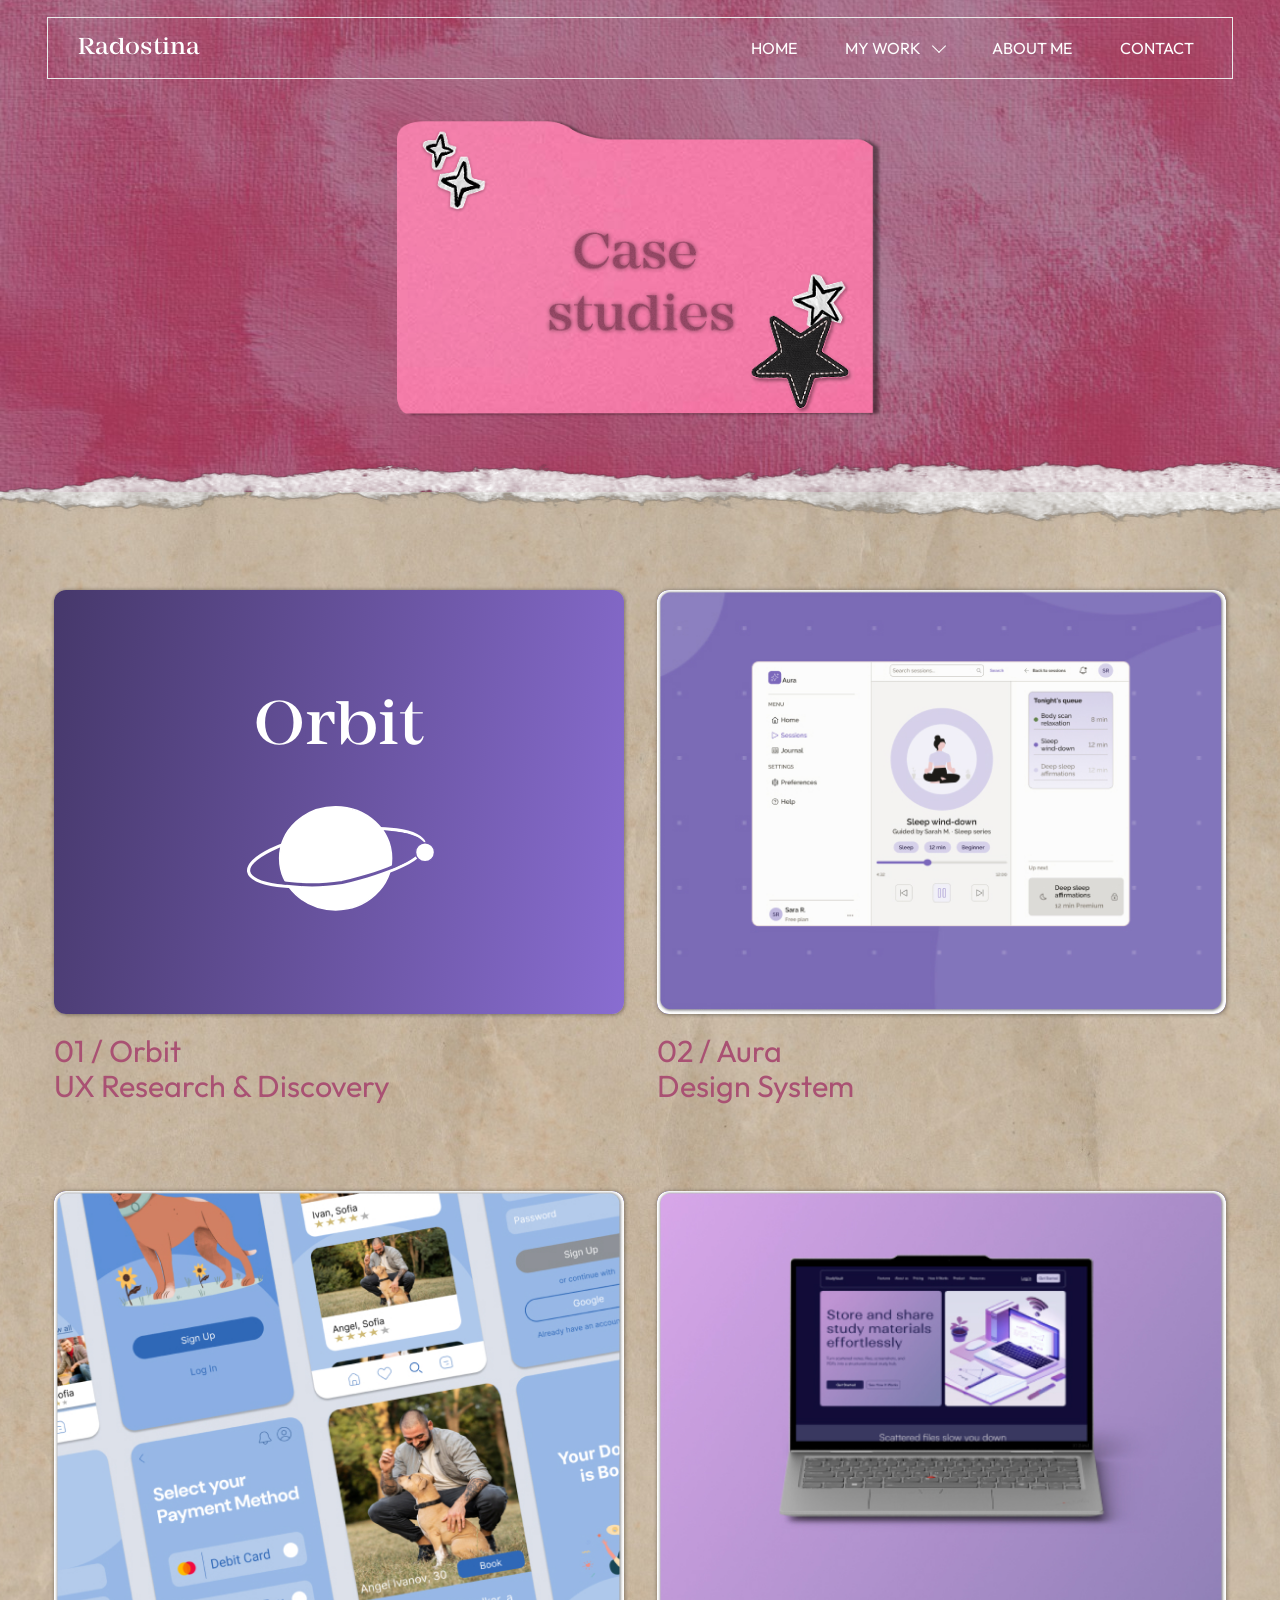
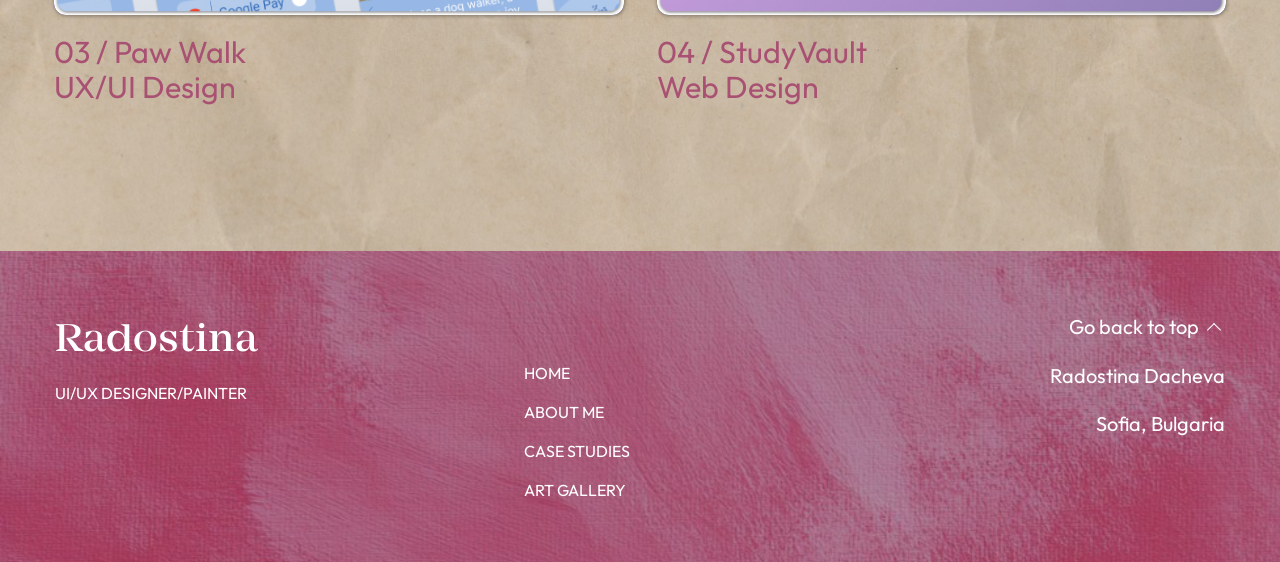
<file: work/index.html>
<!doctype html><html lang="en"><head><link rel="icon" type="image/svg+xml" href="/favicon.svg"><base href="/"><meta charset="UTF-8"><meta name="viewport" content="width=device-width,initial-scale=1"><meta name="theme-color" content="#a95173"><meta name="description" content="Explore Orbit UX research, Aura design system, Paw Walk UX/UI design and StudyVault web design by Radostina Dacheva."><title>UX/UI Case Studies — Radostina Dacheva</title><link rel="stylesheet" href="style.css"><link rel="stylesheet" href="refinements.css"><link rel="stylesheet" href="design-polish.css"><link rel="stylesheet" href="responsive.css">
<link rel="stylesheet" href="mobile-figma.css?v=20261103b"><link rel="stylesheet" href="case-grid.css?v=20261103b">
<meta name="robots" content="index,follow,max-image-preview:large"><link rel="canonical" href="https://radostinadacheva.github.io/work/"><meta property="og:type" content="website"><meta property="og:title" content="UX/UI Case Studies — Radostina Dacheva"><meta property="og:description" content="Explore Orbit UX research, Aura design system, Paw Walk UX/UI design and StudyVault web design by Radostina Dacheva."><meta property="og:url" content="https://radostinadacheva.github.io/work/"><meta property="og:site_name" content="Radostina Dacheva — Portfolio"><meta name="twitter:card" content="summary"><script type="application/ld+json">{"@context":"https://schema.org","@type":"CollectionPage","name":"UX/UI Design Case Studies — Radostina Dacheva","url":"https://radostinadacheva.github.io/work/","description":"UX discovery, user research, wireframing, interface design, Figma prototyping and design systems by Radostina Dacheva.","author":{"@type":"Person","name":"Radostina Dacheva","url":"https://radostinadacheva.github.io/"},"mainEntity":{"@type":"ItemList","itemListElement":[{"@type":"ListItem","position":1,"item":{"@type":"CreativeWork","name":"Orbit — UX Discovery & Wireframing","url":"https://radostinadacheva.github.io/orbit/","description":"Research-led communication product concept exploring UX discovery, information architecture, user journeys and wireframing."}},{"@type":"ListItem","position":2,"item":{"@type":"CreativeWork","name":"Aura — Mindfulness Web App Design System","url":"https://radostinadacheva.github.io/aura/","description":"Design system covering brand identity, design tokens, typography, components, UI patterns, responsive screens and accessibility."}},{"@type":"ListItem","position":3,"item":{"@type":"CreativeWork","name":"Paw Walk — Dog Walking App UX/UI","url":"https://radostinadacheva.github.io/paw-walk/","description":"Dog walking app concept covering user research, user flows, onboarding, walker search, booking and usability testing."}}]}}</script></head><body><a class="skip" href="#main">Skip to content</a><div id="app"><main id="main" class="paper seo-fallback"><h1>UX/UI Design Case Studies — Radostina Dacheva</h1><p>A selection of student UX/UI design projects by Radostina Dacheva, covering UX discovery, user research, information architecture, wireframing, interface design, Figma prototyping and design systems.</p><article><h2>Orbit — UX Discovery &amp; Wireframing</h2><p>A research-led conceptual exploration of a reimagined digital communication experience, including product vision, user research, information architecture, user journeys and low-fidelity wireframes.</p><a href="/orbit/">Read the Orbit case study</a></article><article><h2>Aura — Mindfulness Web App Design System</h2><p>A complete design system for a mindfulness and meditation web app, including brand identity, color tokens, typography, reusable components, UI patterns, responsive screens and accessibility considerations.</p><a href="/aura/">Read the Aura case study</a></article><article><h2>Paw Walk — Dog Walking App UX/UI</h2><p>A dog-walking app concept focused on helping urban dog owners find and book trusted dog walkers, with user research, user flows, onboarding, walker search and usability testing.</p><a href="/paw-walk/">Read the Paw Walk case study</a></article></main></div><noscript><main><h1>UX/UI Case Studies — Radostina Dacheva</h1><p>Explore Orbit UX research, Aura design system, Paw Walk UX/UI design and StudyVault web design by Radostina Dacheva.</p><p>Enable JavaScript to explore the interactive portfolio.</p><nav><a href="/">Radostina Dacheva — UI/UX Designer &amp; Painter</a> <a href="/about/">About Radostina Dacheva — Designer &amp; Painter</a> <a href="/art/">Art Gallery — Radostina Dacheva</a> <a href="/work/">UX/UI Case Studies — Radostina Dacheva</a> <a href="/aura/">Aura Design System Case Study — Radostina Dacheva</a> <a href="/paw-walk/">Paw Walk UX/UI Case Study — Radostina Dacheva</a> <a href="/orbit/">Orbit UX Discovery Case Study — Radostina Dacheva</a> <a href="/contact/">Contact Radostina Dacheva — UI/UX &amp; Art</a> </nav></main></noscript><dialog id="lightbox" aria-label="Artwork viewer"><button class="close" aria-label="Close artwork">×</button><button class="prev" aria-label="Previous artwork">‹</button><figure><img alt=""><figcaption></figcaption></figure><button class="next" aria-label="Next artwork">›</button></dialog><script type="module" src="app.js?v=20261103-figma-cards"></script></body></html>
</file>
<file: style.css>
@font-face{font-family:Outfit;src:url('assets/Outfit-Regular.ttf') format('truetype');font-display:swap;font-weight:100 900}@font-face{font-family:Mirador;src:url('assets/Mirador-Medium.woff2');font-display:swap;font-weight:400 500}@font-face{font-family:Mirador;src:url('assets/Mirador-Semi-Bold.woff2');font-display:swap;font-weight:600 800}@font-face{font-family:Mirador;src:url('assets/Mirador-Medium-Italic.woff2');font-display:swap;font-style:italic}*{box-sizing:border-box}html{scroll-behavior:smooth}body{margin:0;color:#181b18;background:#e8e0d0;font:20px/1.5 Outfit,Arial,sans-serif}button,input,textarea{font:inherit}button,a{-webkit-tap-highlight-color:transparent}button{border:0;background:none;cursor:pointer;color:inherit}a{color:inherit;text-decoration:none}button:disabled{cursor:not-allowed;opacity:.55}img{display:block;max-width:100%;height:auto}h1,h2,h3,p,figure,blockquote{margin:0}h1,h2{font-family:Mirador,Georgia,serif;font-weight:600;line-height:1.15}h1{font-size:clamp(38px,3.18vw,60px);text-transform:uppercase}h2{font-size:clamp(28px,2.65vw,40px);text-transform:uppercase;margin-bottom:40px}h3{font-size:24px;font-weight:500;margin:24px 0 16px}p+p{margin-top:24px}p{line-height:1.5}a,button,input,textarea{transition:background .15s ease-out,color .15s ease-out,transform .15s ease-out,border-color .15s ease-out}a:focus-visible,button:focus-visible,input:focus-visible,textarea:focus-visible,[tabindex]:focus-visible{outline:3px solid #d4aa54;outline-offset:5px}section{position:relative}.pink{background:#a95173 var(--pink-bg) center/cover;color:#fff}.paper{background:#e4d9c6 var(--paper-bg) center/cover}.nav{position:relative;z-index:10;border:1px solid #ebebeb;display:flex;align-items:center;justify-content:space-between;min-height:62px;margin:0 3.7%;padding:12px 30px;gap:24px;color:#fff}.brand{font-family:Mirador,Georgia,serif;font-size:24px}.nav nav{display:flex;align-items:center;gap:32px;margin-right:8%}.nav nav>a,.dropdown>button{font-size:16px;text-transform:uppercase;padding:4px 8px}.nav nav>a:hover,.dropdown>button:hover{color:#1d2a23;background:#f3d2de}.dropdown{position:relative}.dropdown span{margin-left:6px}.dropdown-menu{position:absolute;top:100%;left:0;width:185px;background:#f3d2de;color:#512b3b;padding:10px;opacity:0;visibility:hidden;transform:translateY(-5px);transition:.15s ease-out;box-shadow:0 8px 20px #0002}.dropdown-menu a{display:block;padding:8px;font-size:16px}.dropdown-menu a:hover{background:#a95173;color:white}.dropdown:hover .dropdown-menu,.dropdown:focus-within .dropdown-menu,.dropdown.open .dropdown-menu{visibility:visible;opacity:1;transform:none}.menu-toggle{display:none}.eyebrow{text-transform:uppercase;font-size:clamp(13px,1.32vw,20px);line-height:1.25}.button{display:inline-flex;align-items:center;justify-content:center;gap:20px;min-width:200px;min-height:55px;padding:10px 32px;border-radius:20px;background:#ebebeb;color:#a95173;font-size:24px;line-height:1.8}.button:hover{background:#f3d2de;color:#6d2f49;transform:translateY(-2px)}.button.rose{color:#ebebeb;background:#a95173}.button.rose:hover{background:#74364e}.hero{padding-top:17px;position:relative;isolation:isolate}.hero-content{height:min(40.4vw,611px);min-height:530px;display:grid;grid-template-columns:43% 57%;padding:0 4.3%;overflow:hidden}.hero-copy{display:flex;flex-direction:column;justify-content:center;align-items:flex-start;gap:90px}.hero-copy .eyebrow{margin-bottom:-76px}.hero-copy h1{font-size:clamp(32px,3.18vw,48px)}.ruled{display:flex;align-items:center;gap:12px}.ruled:before,.ruled:after{content:'';width:40px;height:1px;background:#ebebeb}.hero-collage{position:relative}.name{position:absolute;color:#1d2a23;font-family:'Ink Free','Segoe Print','Comic Sans MS',cursive;font-size:clamp(54px,8.4vw,128px);font-weight:400;line-height:1.1;padding:0}.name:hover{color:#ebebeb;transform:rotate(-3deg)}.name.first{top:4%;left:0}.name.last{top:29%;right:0}.hero-portrait{position:absolute;bottom:-1px;left:2%;width:48%;height:67%;overflow:hidden;clip-path:polygon(3% 100%,8% 78%,15% 69%,21% 46%,29% 24%,40% 9%,48% 0,57% 1%,67% 12%,74% 29%,80% 48%,91% 72%,99% 100%)}.hero-portrait .portrait-img{position:absolute;width:285.41%;max-width:none;height:199.21%;left:-59.09%;top:-96.88%;filter:grayscale(1);object-fit:fill}.hero-portrait .hover-photo{opacity:0;transition:opacity .15s}.hero-portrait:hover .hover-photo{opacity:1}.hero-collage>.socials{position:absolute;right:4%;bottom:8%}.socials{display:flex;gap:24px;align-items:center}.socials a{width:47px;height:48px;border:1px solid #ebebeb;border-radius:16px;display:grid;place-items:center;color:#ebebeb;font-size:26px;line-height:1;font-weight:600}.socials a:hover{background:#ebebeb;color:#a95173;transform:translateY(-3px)}.hero:after,.page-hero:after{content:'';position:absolute;z-index:2;bottom:-16px;left:0;right:0;height:42px;background:#eee;clip-path:polygon(0 20%,2% 35%,3% 10%,5% 35%,7% 16%,10% 32%,12% 10%,15% 35%,18% 22%,21% 35%,23% 15%,26% 35%,28% 12%,31% 25%,34% 10%,37% 32%,39% 18%,42% 34%,44% 15%,47% 35%,50% 22%,53% 37%,56% 20%,59% 35%,62% 15%,65% 38%,68% 20%,70% 35%,72% 20%,75% 32%,78% 10%,81% 35%,84% 15%,87% 35%,89% 10%,92% 35%,95% 15%,97% 35%,100% 20%,100% 80%,97% 64%,95% 95%,91% 74%,88% 95%,85% 75%,82% 90%,79% 70%,76% 90%,73% 72%,70% 88%,66% 68%,63% 92%,60% 70%,57% 94%,54% 75%,50% 95%,47% 75%,44% 93%,41% 78%,38% 95%,35% 75%,32% 91%,29% 70%,26% 94%,23% 75%,20% 92%,17% 74%,14% 90%,11% 70%,8% 95%,5% 72%,2% 92%,0 76%)}.hello{padding:100px 6.7% 36px}.hello-grid{display:grid;grid-template-columns:1fr 1fr;gap:10px 9%;align-items:center}.hello-grid p{font-size:20px;max-width:600px}.brush{display:inline-block;background:#1d2a23;color:white;padding:7px 38px;transform:rotate(-2deg);border-radius:30% 15% 28% 10%;margin-bottom:56px}.about-portrait{width:335px;height:319px;justify-self:end;position:relative;overflow:hidden;clip-path:polygon(3% 100%,8% 69%,17% 44%,25% 20%,39% 2%,52% 0,69% 15%,77% 43%,85% 62%,95% 100%)}.about-portrait img{max-width:none;position:absolute;width:278.87%;height:246.27%;left:-55.73%;top:-79.23%;filter:grayscale(1)}.child-photo{justify-self:end;width:325px;height:215px;overflow:hidden;clip-path:polygon(0 100%,20% 60%,25% 20%,45% 0,70% 7%,89% 40%,87% 70%,100% 100%)}.child-photo img{height:100%;width:100%;object-fit:cover}.hello-second{text-align:right}.hello-second .button{margin-top:24px}.approach{padding:80px 4.3%;display:grid;grid-template-columns:1.35fr 1fr;gap:8%;align-items:center}.paper h2{color:#a95173}.steps{list-style:none;counter-reset:step;margin:0;padding:0}.steps li{counter-increment:step;border-top:1px solid #d5afba;padding:24px 0 24px 58px;position:relative;font-size:24px;line-height:1.5}.steps li:last-child{border-bottom:1px solid #d5afba}.steps li:before{content:'0' counter(step);position:absolute;left:0;color:#a95173}.steps li>span{color:#a95173}.crossword{background:#f2eee9;padding:25px 18px;width:max-content;transform:rotate(-1deg);box-shadow:0 0 3px #4443;justify-self:center;outline-offset:6px}.crossword>div{display:flex;gap:2px}.crossword span{color:#d69ab4;width:33px;text-align:center;font-size:28px;transition:background .15s,color .15s}.crossword:hover .word,.crossword:focus .word{background:#a95173;color:white}.selected{text-align:center;padding:100px 5% 110px}.folders{position:relative;height:510px;max-width:970px;margin:60px auto 0;isolation:isolate;text-align:left}.folder{position:absolute;top:0;bottom:0;width:48%;border-radius:24px 25px 22px 0;box-shadow:1px 1px 5px #0005;transition:transform .241s ease-in,left .241s ease-in;width:46%;overflow:visible}.folder img{width:100%;height:100%;object-fit:cover;border-radius:24px 0 20px 0}.folder-0{left:20%;z-index:3;background:#8b7cb9}.folder-1{left:34%;z-index:2;background:#b99bc9}.folder-2{left:48%;z-index:1;background:#b9c9e1}.folder-tab{position:absolute;right:-34px;top:0;writing-mode:vertical-rl;background:#f4d5e0;color:#423d39;font-size:16px;border-radius:0 24px 28px 0;padding:28px 8px;height:180px}.folder-link{position:absolute;bottom:20px;right:22px;color:#fff;font-size:22px}.cover{z-index:4;left:0;width:50%;background:#f28bbe;display:grid;place-items:center;text-align:center;pointer-events:none}.cover strong{font:600 60px/1.05 Mirador,serif;color:#a95173;text-shadow:0 1px 4px #0004}.cover .sticker{width:125px;height:125px;position:absolute;top:12px;right:10px;object-fit:cover;mix-blend-mode:multiply;transform:rotate(12deg)}.folders:has(.folder-0:hover) .folder-0,.folders:has(.folder-0:focus-visible) .folder-0{left:40%;transform:translateY(-15px);z-index:5}.folders:has(.folder-1:hover) .folder-1,.folders:has(.folder-1:focus-visible) .folder-1{left:43%;transform:translateY(-15px);z-index:5}.folders:has(.folder-2:hover) .folder-2,.folders:has(.folder-2:focus-visible) .folder-2{left:48%;transform:translateY(-15px);z-index:5}.offscreen{min-height:790px;display:flex;align-items:center;justify-content:space-between;padding:90px 4.3%;overflow:hidden;background:#642b46;color:#ebebeb}.offscreen:after{content:'';position:absolute;inset:0;background:linear-gradient(90deg,rgba(165,75,108,.84),rgba(0,0,0,.85));pointer-events:none}.offscreen-copy,.offscreen>.button{position:relative;z-index:1}.offscreen-copy{width:43%}.offscreen>.button{align-self:flex-end}.offscreen h2{font-size:40px;margin-bottom:24px}.offscreen .eyebrow{font-size:20px}.easel{width:340px;height:340px;object-fit:cover;object-position:center 75%;filter:grayscale(1);border-radius:40px;margin-top:55px}.art-strips{position:absolute;inset:0 0 0 41%;display:grid;grid-template-columns:repeat(3,1fr);gap:10px;overflow:hidden}.art-strip{display:flex;flex-direction:column;gap:10px;animation:art-roll 10s linear infinite;align-self:start}.strip-1{animation-direction:reverse;animation-timing-function:ease-in}.strip-2{animation-timing-function:ease-in}.art-strip img{width:100%;height:300px;object-fit:cover}.offscreen:hover .art-strip{animation-play-state:paused}@keyframes art-roll{to{transform:translateY(-50%)}}.skills{padding:100px 4.3%}.skills-grid{display:flex;justify-content:space-between;gap:50px;max-width:1280px}.tool-grid{display:grid;grid-template-columns:repeat(2,270px);gap:20px 60px;margin-top:28px}.tool{display:flex;align-items:center;gap:15px;font-size:28px}.tool img{width:50px;height:50px;object-fit:cover;mix-blend-mode:multiply}.tool:nth-child(2) img,.tool:last-child img{width:150px;object-fit:contain}.tool:nth-child(2) span,.tool:last-child span{display:none}.language{font-size:28px;margin-top:24px}.contact{padding:140px 4.3%;background:#6b3049;color:#ebebeb;overflow:hidden}.contact h2{position:relative;z-index:1}.contact-grid{display:grid;grid-template-columns:minmax(0,678px) 1fr;gap:12%;align-items:center}.contact .eyebrow{margin-bottom:12px}.contact form{background:#f3d2de;color:#554b4d;padding:24px;border-radius:16px;display:flex;flex-direction:column;gap:10px;position:relative;z-index:1}.contact label{font-size:16px;display:block}.contact label>span{color:#a95173}.contact input,.contact textarea{display:block;width:100%;border:1px solid #bd91a1;background:transparent;border-radius:6px;padding:8px 10px;color:#3d3037;font-size:20px;line-height:1.4;resize:vertical}.contact input:hover,.contact textarea:hover{border-color:#a95173}.contact input:focus,.contact textarea:focus{background:#fff5f8}.contact small{font-size:13px;color:#8b7d81}.contact .send{background:none;align-self:center}.contact .send:hover{background:#a95173;color:white}.contact-other{position:relative;z-index:1}.email{display:inline-block;font-size:18px;margin-top:25px;text-decoration:underline;text-underline-offset:4px}.contact-star{position:absolute;top:0;right:4%;width:250px;opacity:.45;transform:rotate(8deg);mix-blend-mode:screen}.contact-star img{mix-blend-mode:screen}.form-status:empty{display:none}.form-status{font-size:16px}.honeypot{display:none!important}.contact-page{background:#6b3049;padding-top:17px}.contact-page .contact{padding-top:100px}footer{display:grid;grid-template-columns:1.3fr 1fr 1fr;gap:40px;padding:60px 4.3%;align-items:start;min-height:300px;font-size:20px}footer .brand{font-size:40px}footer .eyebrow{font-size:16px;margin-top:12px}footer nav{display:flex;flex-direction:column;align-items:flex-start;gap:15px;padding-top:50px;text-transform:uppercase;font-size:16px}.footer-right{text-align:right}.footer-right p{margin-top:18px}footer button:hover,footer a:hover{text-decoration:underline}.page-hero{padding:17px 0 90px;min-height:490px;position:relative;text-align:center}.page-hero h1{margin:60px auto 25px}.page-hero p{max-width:680px;margin:0 auto;padding:0 24px}.page-hero .brush{font-size:40px;margin-bottom:12px}.bio{display:grid;grid-template-columns:1fr 1fr;background:#b5718c;color:white}.bio>div{padding:100px 8%}.bio>img{width:100%;height:100%;max-height:760px;object-fit:cover;object-position:60% center}.hobbies{padding:90px 3%}.hobbies h2{text-align:center}.hobby-layout{display:grid;grid-template-columns:18% 1fr 18%;gap:5%}.hobby-images{display:flex;flex-direction:column;justify-content:space-around;gap:50px;filter:grayscale(1)}.hobby-images img{max-height:230px;width:100%;object-fit:contain}.hobby-layout .steps li{min-height:160px}.hobbies .steps{margin:30px 0}blockquote{font:600 clamp(28px,2.65vw,40px)/1.3 Mirador,serif;text-align:center;text-transform:uppercase;padding:180px 12%}.art-hero{overflow:hidden;min-height:516px}.art-hero h1{margin-top:120px;position:relative;z-index:1}.art-hero .flamingo,.art-hero .swan{position:absolute;bottom:0;width:230px;height:270px;object-fit:cover}.art-hero .flamingo{left:5%;clip-path:ellipse(42% 48% at 50% 53%)}.art-hero .swan{right:5%;clip-path:ellipse(42% 48% at 50% 53%)}.featured{padding:80px 0 50px}.featured>h2{text-align:center}.featured article{background:#384f42;color:#ebebeb;padding:26px 4.3%;display:flex;gap:35px;align-items:center;margin-bottom:48px}.featured article:nth-of-type(2){flex-direction:row-reverse}.featured article>button{flex:0 0 240px}.featured article img{height:294px;width:240px;object-fit:cover}.featured article:nth-of-type(3) img{border-radius:50%;object-fit:cover}.featured h3{font-size:24px;margin:0 0 5px}.featured p{font-size:24px}.art-button{padding:0;display:block;overflow:hidden}.art-button img{transition:transform .2s ease-out}.art-button:hover img{transform:scale(1.03)}.gallery{padding:90px 4.3%}.gallery>h2{text-align:center;margin-bottom:60px}.art-grid{display:grid;grid-template-columns:repeat(4,1fr);gap:45px}.art-grid img{height:320px;width:100%;object-fit:cover}.art-grid.charcoal{grid-template-columns:repeat(3,1fr)}.art-grid.charcoal img{height:280px}.work-list{padding:60px 4.3%}.work-list article{display:grid;grid-template-columns:1.5fr 1fr;gap:50px;align-items:center;margin:60px 0 100px}.work-list article>img{width:100%;border-radius:24px}.work-list .button{margin-top:25px}.unavailable{display:block;margin-top:25px;color:#726960}.aura-page{--case-accent:#8068b3;background:#f5f4f6;color:#292820}.case-hero{padding:17px 0 60px;background:#8878b5;color:#fff}.case-hero>div{position:relative;min-height:450px;display:flex;flex-direction:column;align-items:flex-start;justify-content:center;padding:50px 5%;gap:25px}.case-hero h1{text-transform:none;font-size:60px}.case-hero>div>img{position:absolute;right:4%;top:35px;width:48%;height:400px;object-fit:contain}.case-hero .button{position:relative;z-index:1}.case-section{padding:75px 5%;position:relative;isolation:isolate}.aura-page .case-section:nth-child(even){background:radial-gradient(ellipse at 95% 0,#ddd7ed 0,transparent 44%),radial-gradient(ellipse at 0 100%,#e4ebdf,transparent 40%)}.case-section h2{text-transform:none;font-size:40px}.case-section p{font-size:20px;margin-bottom:24px}.case-section>p{max-width:1150px}.two-col{display:grid;grid-template-columns:1fr 1fr;align-items:center;gap:8%}.two-col>img{width:100%;object-fit:contain}.two-col>p{margin:0}.case-section .button{background:#e8e2f4;color:var(--case-accent);min-width:160px;font-size:18px;line-height:1.5;border-radius:30px}.case-section.dark{background:#292820!important;color:white}.chips{display:flex;flex-wrap:wrap;gap:12px;margin:30px 0}.chips span{padding:5px 18px;border-radius:30px;border:1px solid #a9a5ad;font-size:16px}.aura-brand{text-align:center;font-size:70px;color:#aa94d0}.aura-brand h3{font-size:48px;color:#fff;margin:0}.brand-dots{display:flex;justify-content:center;gap:8px}.brand-dots i{width:20px;height:20px;border-radius:50%;background:#af99d2}.brand-dots i:nth-child(2){background:#9bb78d}.brand-dots i:nth-child(3){background:#e4bf60}.brand-dots i:nth-child(4){background:#c36a69}.brand-dots i:nth-child(5){background:#eee}.doc-links{display:grid;gap:15px;max-width:300px}.doc-links a{background:#fff;padding:16px 22px;color:#8068b3;border-radius:5px}.doc-links a:hover{background:#e5ddf2}.swatches>div{display:flex;gap:7px;margin-bottom:14px;align-items:center}.swatches span{width:70px;font-size:15px}.swatches i{height:45px;width:45px;border-radius:8px;display:inline-block}.type-table{display:grid;gap:8px}.type-table>div{display:flex;justify-content:space-between;gap:12px;padding:10px;border-bottom:1px solid #ddd}.type-table code{font-size:14px;color:#8068b3}.type-table span{font-size:16px}.spacing-screen{width:520px;max-height:200px;object-fit:contain}.component-samples{padding:20px;background:#ebe5f7;border-radius:20px}.component-samples .primary{background:#8068b3;color:white}.component-samples .disabled{opacity:.4}.component-samples label{display:block;font-size:16px;margin:16px 0}.component-samples input{display:block;border:1px solid #bbb;border-radius:5px;padding:8px;width:100%;background:#f5f5f5;font-size:16px}.component-samples .sample-focus{border-color:#8068b3}.component-samples .sample-error{border-color:#c45149}.sample-card{background:white;padding:25px;border-radius:10px;box-shadow:0 5px 15px #7f6eaa22}.pattern-grid{display:grid;grid-template-columns:repeat(3,1fr);gap:28px}.pattern-grid article{padding:25px;background:#e8e1f4;border-radius:16px}.pattern-grid h3{margin-top:0;color:#655089}.pattern-grid p{font-size:16px}.dos{display:grid;grid-template-columns:1fr 1fr;gap:16px}.dos p{padding:10px;background:#f6faf4;color:#547645}.dos p+p{margin:0;color:#c45149;background:#fff3f1}.screen-grid{display:grid;grid-template-columns:repeat(3,1fr);gap:35px;margin:35px 0 60px;align-items:center}.screen-grid button{padding:0}.screen-grid img{width:100%;max-height:320px;object-fit:contain}.screen-grid figcaption{text-align:center;font-size:16px;margin-top:16px}.responsive-screens img{height:360px}.contrast-grid{display:grid;grid-template-columns:1fr 1fr;gap:12px;max-width:380px}.contrast-grid>div{padding:25px;background:#8068b3;color:white;border-radius:16px;text-align:center}.contrast-grid>div:nth-child(2){background:#46326e}.contrast-grid>div:nth-child(3){background:#c45149}.contrast-grid>div:nth-child(4){background:#547645}.contrast-grid strong{font-size:30px}.contrast-grid p{font-size:16px;margin:10px 0 0}.thanks{padding:100px 5%;text-align:center;background:#9d8bc4;color:white}.thanks .button{font-size:18px;min-width:130px;margin:25px 10px 0;background:#ddd2ee;color:#584278}.case-cta{display:flex;justify-content:center;gap:70px;padding:60px 5%;background:#292820;color:#fff}.case-cta .button{font-size:18px;min-width:180px;background:#777462;color:#fff}.paw-page{--case-accent:#326cb7;background:linear-gradient(#dee5ef,#aec9ee);color:#173d71}.paw-page .case-hero{background:#b7cbe7}.paw-page .case-hero>div{min-height:650px}.paw-page .case-hero>div>img{height:560px;top:35px;object-fit:contain}.paw-page .case-hero .button{background:#93b4e0;color:white;font-size:18px}.paw-page .case-section h2{color:#326cb7}.paw-page .case-section p,.paw-page .case-section h3{color:#182b45}.paw-page .case-section:nth-child(even){background:radial-gradient(ellipse at 90% 70%,#9ab5d555,transparent 40%)}.dog-illustration{max-height:500px;align-self:end}.problem{max-width:900px;background:#326cb7;padding:50px;border-radius:24px;margin-left:auto}.problem p{color:#fff!important;margin:0}.research-stats>strong,.metric{font-size:48px;color:#326cb7}.phone-screen{max-height:540px;object-fit:contain}.learning-icon{max-height:280px}.flow{display:block;width:100%;padding:0;margin:25px 0 50px}.flow img{width:100%}video{display:block;max-width:100%;width:100%;max-height:680px;background:#201f23;border-radius:18px;margin-top:40px}dialog{border:0;background:transparent;color:white;max-width:100vw;max-height:100dvh;width:100vw;height:100dvh;padding:55px 70px;margin:0}dialog[open]{display:flex;align-items:center;justify-content:center}dialog::backdrop{background:#10130ff2}dialog figure{display:flex;flex-direction:column;align-items:center;gap:16px;max-width:100%;max-height:100%}dialog img{max-height:80dvh;max-width:85vw;object-fit:contain}dialog figcaption{font-size:18px}dialog button{position:fixed;color:white;font-size:48px;z-index:2}dialog .close{right:24px;top:10px}dialog .prev{left:20px;top:45%}dialog .next{right:20px;top:45%}[hidden]{display:none!important}.skip{position:fixed;left:15px;top:-70px;z-index:100;padding:12px;background:white;color:#000}.skip:focus{top:15px}#app{animation:page-enter .2s ease-out}@keyframes page-enter{from{opacity:.2}to{opacity:1}}
@media(min-width:1600px){#app{max-width:1700px;margin:auto}.hero-content{height:611px}.hero{min-height:690px}}
@media(max-width:1100px){body{font-size:18px}.nav nav{gap:12px;margin-right:0}.hero-content{min-height:470px}.hero-copy{gap:80px}.hero-copy .eyebrow{margin-bottom:-66px}.hero-copy .ruled:before,.hero-copy .ruled:after{width:20px}.button{min-width:170px;font-size:20px}.hello-grid p{font-size:18px}.hello{padding-top:75px}.about-portrait{width:260px;height:250px}.steps li{font-size:20px}.crossword span{width:25px;font-size:23px}.folders{height:420px}.cover strong{font-size:50px}.offscreen{min-height:650px}.offscreen h2{font-size:32px}.offscreen .eyebrow{font-size:16px}.tool-grid{grid-template-columns:repeat(2,200px);gap:20px}.tool{font-size:22px}.contact{padding-top:100px;padding-bottom:100px}.contact-grid{gap:7%;grid-template-columns:1.5fr 1fr}.art-grid img{height:260px}.case-section p{font-size:18px}.featured p{font-size:20px}.featured article>button{flex-basis:200px}.featured article img{width:200px;height:250px}.case-hero>div>img{height:350px}.pattern-grid{gap:16px}.pattern-grid article{padding:18px}.case-section{padding:65px 5%}}
@media(max-width:760px){body{font-size:17px}.nav{margin:0 16px;padding:12px 16px;min-height:56px;flex-wrap:wrap}.brand{font-size:22px}.menu-toggle{display:block;font-size:25px}.nav nav{display:none;width:100%;flex-direction:column;align-items:stretch;gap:5px}.nav.expanded nav{display:flex}.nav nav>a{padding:12px 8px}.dropdown>button{width:100%;text-align:left;padding:12px 8px}.dropdown-menu{position:static;display:none;opacity:1;visibility:visible;width:100%;box-shadow:none;transform:none}.dropdown.open .dropdown-menu,.dropdown:focus-within .dropdown-menu{display:block}.hero-content{height:auto;min-height:0;display:flex;flex-direction:column;padding:50px 24px 0;overflow:hidden}.hero-copy{gap:28px}.hero-copy .eyebrow{margin:0;font-size:13px}.hero-copy h1{font-size:38px}.hero-copy .button{margin-top:4px;font-size:18px;min-height:45px;min-width:170px}.hero-collage{width:100%;height:420px;margin-top:15px}.name{font-size:62px}.name.first{top:20px;left:10%}.name.last{top:90px;right:0}.hero-portrait{height:65%;width:65%;left:0}.hero-collage>.socials{right:0;bottom:35px;gap:10px}.socials a{width:40px;height:40px;font-size:22px;border-radius:13px}.hello{padding:65px 24px 45px}.hello-grid{gap:32px;grid-template-columns:1fr}.hello-grid>div:first-child{grid-row:1}.hello-grid p{font-size:18px}.brush{margin-bottom:25px;font-size:28px}.about-portrait{grid-row:2;justify-self:center;height:270px;width:285px}.child-photo{grid-row:4;justify-self:center;width:250px;height:170px}.hello-second{grid-row:3;text-align:left}.approach{padding:40px 24px 65px;grid-template-columns:1fr;gap:45px}.steps li{font-size:18px;padding-left:44px}.crossword span{font-size:25px;width:28px}.selected{padding:55px 24px 65px}.selected h2{margin-bottom:25px}.folders{height:320px;margin-top:35px;max-width:520px}.cover strong{font-size:36px}.cover .sticker{width:70px;height:70px}.folder-tab{font-size:12px;right:-25px;height:120px;padding:17px 5px}.folder-link{font-size:16px;right:10px}.folder img{object-position:65% center}.folder{border-radius:14px}.folder-2{left:48%}.offscreen{padding:55px 24px;min-height:650px;align-items:flex-start;flex-direction:column;gap:30px}.offscreen-copy{width:100%}.offscreen h2{font-size:30px}.offscreen .eyebrow{font-size:15px;max-width:320px}.art-strips{left:25%;opacity:.8}.easel{width:230px;height:240px;margin-top:35px}.offscreen>.button{font-size:18px}.skills{padding:60px 24px}.skills-grid{flex-direction:column;gap:40px}.tool-grid{grid-template-columns:1fr 1fr;gap:20px;max-width:500px}.tool{font-size:18px;gap:10px}.tool img{width:36px;height:36px}.tool:nth-child(2) img,.tool:last-child img{width:120px}.language{font-size:23px;margin-top:18px}.contact{padding:65px 24px}.contact h2{font-size:28px;margin-bottom:35px}.contact-star{width:140px;right:-25px;top:10px;opacity:.2}.contact-grid{grid-template-columns:1fr;gap:40px}.contact form{padding:18px}.contact input,.contact textarea{font-size:16px}.contact-other .socials{gap:20px}footer{padding:45px 24px;grid-template-columns:1fr 1fr;gap:35px;font-size:16px}footer .brand{font-size:30px}footer .eyebrow{font-size:12px}footer nav{padding:0;font-size:14px;justify-self:end}.footer-right{grid-column:1/-1;display:flex;flex-wrap:wrap;align-items:center;gap:15px;text-align:left}.footer-right p{margin:0}.footer-right button{padding:0;margin-right:auto}.page-hero{min-height:380px;padding-bottom:70px}.page-hero h1{margin-top:45px;font-size:38px}.page-hero p{font-size:17px}.page-hero .brush{font-size:30px}.bio{grid-template-columns:1fr}.bio>div{padding:60px 24px}.bio>img{height:470px;object-position:center}.hobbies{padding:60px 24px}.hobby-layout{grid-template-columns:1fr;gap:20px}.hobby-images{display:none}.hobby-layout .steps li{min-height:0;padding-top:22px;padding-bottom:22px}.hobbies .steps{margin:0}.hobbies h2{text-align:left}blockquote{padding:90px 24px;font-size:27px}.art-hero{min-height:380px}.art-hero h1{margin:90px 30px 0;font-size:32px}.art-hero .flamingo,.art-hero .swan{width:90px;height:120px;opacity:.7}.featured{padding-top:60px}.featured article,.featured article:nth-of-type(2){flex-direction:column;padding:30px 24px;gap:20px;margin-bottom:25px}.featured article>button{flex-basis:auto}.featured article img{width:200px;height:250px}.featured article p{font-size:18px}.featured article h3{font-size:21px}.gallery{padding:45px 24px}.gallery h2{margin-bottom:35px}.art-grid,.art-grid.charcoal{grid-template-columns:1fr 1fr;gap:18px}.art-grid img,.art-grid.charcoal img{height:220px}.work-list{padding:40px 24px}.work-list article{grid-template-columns:1fr;gap:30px;margin:20px 0 65px}.work-list h2{margin-bottom:20px}.case-hero>div,.paw-page .case-hero>div{padding:50px 24px 20px;min-height:0;align-items:center;text-align:center}.case-hero>div>img,.paw-page .case-hero>div>img{position:static;width:100%;height:auto;max-height:350px;margin-top:15px}.case-hero h1{font-size:42px}.case-hero .eyebrow{font-size:15px}.case-hero{padding-bottom:20px}.case-section{padding:50px 24px}.case-section h2{font-size:30px;margin-bottom:25px}.case-section p{font-size:17px}.two-col{grid-template-columns:1fr;gap:30px}.doc-links{max-width:none}.pattern-grid{grid-template-columns:1fr}.screen-grid{grid-template-columns:1fr 1fr;gap:25px 18px}.screen-grid img{height:auto}.responsive-screens{grid-template-columns:1fr}.responsive-screens img{height:350px}.type-table>div{padding:8px 0}.type-table span{font-size:13px}.type-table code{font-size:12px}.swatches i{width:40px;height:40px}.case-cta{gap:15px;flex-direction:column;padding:40px 24px}.thanks{padding:65px 24px}.thanks .button{font-size:16px;padding:9px 18px}.problem{padding:25px}.research-stats>strong,.metric{font-size:38px}.dog-illustration{max-height:280px}.phone-screen{max-height:480px}.flow{margin-bottom:30px}video{border-radius:8px}dialog{padding:55px 35px}dialog img{max-width:90vw}dialog .prev{left:0}dialog .next{right:0}dialog .close{right:12px}}
@media(prefers-reduced-motion:reduce){html{scroll-behavior:auto}*,*:before,*:after{animation:none!important;transition:none!important}.art-strip{transform:none!important}}
.name.first{width:82%;height:auto}.name.last{width:65%;height:auto}.name img{width:100%;height:auto;pointer-events:none}.name:hover img{filter:brightness(0) invert(1)}.socials img{width:29px;height:29px;object-fit:contain}.socials a:hover img{filter:brightness(.35) sepia(1) saturate(2)}.paper h2.brush{color:white;background:transparent url('assets/brush.svg') center/100% 100%;border-radius:0;transform:none}.hello-doodle{position:absolute;left:0;top:44%;width:67%;height:auto;pointer-events:none}.hello-grid{position:relative;z-index:1}
@media(max-width:760px){.hello-doodle{top:45%;width:100%;opacity:.5}.name.first{width:90%;left:0;top:10px}.name.last{width:73%;top:90px;right:0}.hero-collage{height:400px}.hero-portrait{height:65%}}
.hero-portrait{clip-path:none;overflow:visible}.hero-portrait .portrait-img{left:0;top:0;width:100%;height:100%;object-fit:contain;object-position:bottom;max-width:100%;transition:transform .15s ease-out}.hero-portrait:hover .portrait-img{transform:rotate(-3deg) scale(1.035)}

.about-portrait{clip-path:none;overflow:hidden}.about-portrait img{position:static;width:100%;height:140%;max-width:100%;object-fit:contain;object-position:top;filter:none}
</file>
<file: refinements.css>
/* Original Figma assets, responsive wrappers, and stable interaction geometry. */
.hero-content{overflow:visible}
.hero-collage{isolation:isolate}
.name{display:block;z-index:3;transition:none}
.name.first{aspect-ratio:553/104}
.name.last{aspect-ratio:462/97}
.name img{transition:opacity 150ms ease-out;filter:none!important}
.name:hover,.name:focus-visible{transform:none}
.name .name-default{position:relative;width:100%;height:auto}
.name .name-hover{position:absolute;opacity:0;max-width:none;height:auto;pointer-events:none}
/* R: x=58.12 in ART, x=0 in Radostina; both were set at 128px in Figma. */
.name.first .name-hover{width:44.8463%;left:-10.51%;top:8.246%}
.name.last .name-hover{width:104.7619%;left:0;top:-.132%}
.name:is(:hover,:focus-visible) .name-default{opacity:0}
.name:is(:hover,:focus-visible) .name-hover{opacity:1}
.hero-portrait .portrait-img{transition:opacity 150ms ease-out;transform:none!important;filter:none;object-fit:contain;object-position:bottom}
.hero-portrait .hover-photo{opacity:0}
.hero-portrait:is(:hover,:focus-visible) .portrait-img:not(.hover-photo){opacity:0}
.hero-portrait:is(:hover,:focus-visible) .hover-photo{opacity:1}
.hero:after,.page-hero:after{clip-path:none;background:transparent url('assets/paper-tear.svg') center/100% 100% no-repeat;height:70px;bottom:-34px;pointer-events:none}
.child-photo{height:auto;width:335px;max-width:100%;clip-path:none;overflow:visible}
.child-photo img{width:100%;height:auto;object-fit:contain}
.crossword{position:relative;isolation:isolate;box-shadow:none;background:none;transform:rotate(-1deg);padding:0;width:min(100%,426px);aspect-ratio:426/463;max-width:426px}
.crossword:before{content:'';position:absolute;inset:-4% -6%;background:url('assets/crossword-paper.svg') center/100% 100% no-repeat;z-index:-1;filter:drop-shadow(0 1px 2px #0003)}
.crossword .letter-grid{position:absolute;inset:5.38% 5.18% 4.38% 3.01%;display:grid;grid-template-rows:repeat(10,1fr);gap:2px}
.letter-grid>div{display:grid;grid-template-columns:repeat(9,1fr);gap:2px;align-items:center}
.letter-grid span{display:block;width:auto;font-size:clamp(22px,2.2vw,32px);line-height:1.15;text-align:center;color:#d69ab4;background:none!important}
.crossword:is(:hover,:focus-visible) .word{color:#a95173;background:none}
.crossword .marker{position:absolute;pointer-events:none;opacity:0;max-width:none;transition:opacity 120ms ease-out,clip-path 500ms ease-out}
.marker-refine{left:0;top:21.39%;width:69.5%;height:13.82%;clip-path:inset(0 100% 0 0)}
.marker-understand{left:51.4%;top:0;width:16.7%;height:101.25%;clip-path:inset(0 0 100% 0)}
.marker-structure{left:0;top:75.76%;width:95%;height:13.4%;clip-path:inset(0 100% 0 0)}
.crossword:is(:hover,:focus-visible) .marker{opacity:1;clip-path:inset(0)}
.crossword:is(:hover,:focus-visible) .marker-understand{transition-delay:100ms}
.crossword:is(:hover,:focus-visible) .marker-structure{transition-delay:200ms}
.folders{height:auto;aspect-ratio:1000/590;width:100%;max-width:1100px;isolation:isolate;overflow:visible;margin:60px auto 0}
.folder-cover{position:absolute;z-index:10;left:0;top:0;width:50%;height:100%;pointer-events:auto}
.folder-cover>img:first-child{width:100%;height:100%;object-fit:fill;filter:drop-shadow(1px 2px 2px #0003)}
.folder-cover strong{position:absolute;left:15%;top:34%;width:65%;text-align:center;font:600 clamp(30px,4.5vw,64px)/1.06 Mirador,serif;color:#a95173;text-shadow:0 1px 3px #0003;transform:rotate(-3deg)}
.cover-stars{position:absolute;right:12%;top:7%;width:30%;height:auto;transform:rotate(12deg)}
.cover-stars.lower{width:22%;left:10%;top:auto;bottom:9%;transform:rotate(-18deg)}
.case-drawer{position:absolute;top:0;bottom:0;left:calc(8% + var(--case-index)*8%);width:48%;z-index:calc(6 - var(--case-index));pointer-events:none}
.case-sheet{position:absolute;inset:0;transition:transform 350ms cubic-bezier(.22,.61,.36,1);will-change:transform;pointer-events:auto}
.case-shell{width:100%;height:100%;object-fit:fill;position:absolute;inset:0;pointer-events:none}
.case-content{position:absolute;inset:6% 12% 8% 6%;display:flex;flex-direction:column;gap:18px;align-items:center;justify-content:center}
.case-content h3{font:500 clamp(18px,2.2vw,30px)/1.2 Outfit,sans-serif;color:#6b3049;margin:0;align-self:flex-start}
.case-content .case-preview{width:100%;height:auto;max-height:68%;object-fit:contain;border-radius:6px;box-shadow:0 2px 8px #58304420}
.case-more{min-width:0;min-height:42px;font-size:clamp(14px,1.7vw,22px);padding:7px 24px;align-self:flex-end;background:#ebebeb;color:#a95173;visibility:hidden;transition:visibility 0s 350ms,background .15s}
.case-tab{position:absolute;top:6%;right:0;width:8%;height:32%;padding:8px 2px;writing-mode:vertical-rl;transform:rotate(180deg);background:#f7f4ef;box-shadow:inset 1px 1px 3px #0004;border-radius:2px;color:#423d39;display:flex;align-items:center;justify-content:center;gap:4px;pointer-events:auto;font-size:clamp(10px,1vw,14px);z-index:2;transition:transform 350ms cubic-bezier(.22,.61,.36,1)}
.case-tab small{font-size:.73em;font-weight:400}
.case-drawer.is-open{z-index:9;width:calc(92% - var(--case-index)*8%)}
/* Preserve the sheet width when enlarging the stationary hover hit area. */
.case-drawer.is-open .case-sheet{width:calc(48% / (92 - var(--case-index)*8) * 100);inset:auto auto 0 0;height:100%;transform:translateX(calc((44 - var(--case-index)*8)/48 * 100%))}
.case-drawer.is-open .case-more{visibility:visible;transition-delay:0s}
.case-drawer.is-open .case-tab{right:0;width:calc(3.84% / (92 - var(--case-index)*8) * 100)}
.case-drawer:not(.is-open) .case-content{pointer-events:none}
.case-drawer.is-open .case-content{pointer-events:auto}
.offscreen .art-strip{gap:0;animation:art-roll-seamless 38s linear infinite;will-change:transform;backface-visibility:hidden;animation-play-state:paused}
.offscreen.in-view .art-strip{animation-play-state:running}
.offscreen .strip-1{animation-direction:reverse;animation-duration:43s}
.offscreen .strip-2{animation-duration:48s}
.art-strip-group{display:flex;flex-direction:column;gap:10px;padding-bottom:10px;flex-shrink:0}
.art-strip-group img{height:300px;width:100%;object-fit:contain;background:#352f34}
@keyframes art-roll-seamless{from{transform:translate3d(0,0,0)}to{transform:translate3d(0,-50%,0)}}
.tool-grid{display:grid;grid-template-columns:repeat(2,minmax(210px,1fr));gap:28px 60px;max-width:760px}
.tool{display:grid;grid-template-columns:64px 1fr;align-items:center;gap:20px;font-size:26px;min-height:72px}
.tool img,.tool:nth-child(2) img,.tool:last-child img{width:60px;height:60px;object-fit:contain;mix-blend-mode:normal}
.tool:nth-child(2) span,.tool:last-child span{display:inline}
.tool-zeroheight{grid-template-columns:1fr}
.tool-zeroheight img,.tool-zeroheight:nth-child(2) img{width:210px;height:60px;object-position:left center}
.tool-zeroheight span{position:absolute;width:1px;height:1px;overflow:hidden;clip-path:inset(50%)}
.language{display:flex;gap:18px;align-items:center;font-size:26px;white-space:nowrap}
.language img{width:48px;height:34px;object-fit:cover;box-shadow:0 1px 3px #0002;border-radius:2px}
.art-hero .flamingo,.art-hero .swan{clip-path:none;object-fit:contain;height:auto;max-height:320px;width:230px}
.featured article img,.featured article:nth-of-type(3) img{width:100%;height:auto;max-height:350px;object-fit:contain;border-radius:0}
.featured article>button{flex:0 0 240px;max-width:100%}
.art-grid{align-items:center}
.art-grid .art-button{width:100%;overflow:visible}
.art-grid img,.art-grid.charcoal img{height:auto;max-height:385px;width:100%;object-fit:contain}
.art-grid.charcoal img{max-height:300px}
.art-button:hover img{transform:scale(1.025)}
@media(max-width:1100px){.tool-grid{gap:22px 24px;grid-template-columns:repeat(2,minmax(170px,1fr))}.tool{font-size:22px;gap:12px;grid-template-columns:48px 1fr}.tool img,.tool:nth-child(2) img,.tool:last-child img{width:46px;height:50px}.tool-zeroheight{grid-template-columns:1fr}.tool-zeroheight:nth-child(2) img{width:175px}.language{font-size:23px}.skills-grid{gap:30px}.case-content{gap:12px}}
@media(max-width:760px){.hero-content{overflow:hidden}.name.first{left:8%;width:82%}.name.last{width:72%;right:2%}.hero:after,.page-hero:after{height:35px;bottom:-17px}.hero-portrait{width:65%}.child-photo{width:290px;height:auto}.crossword{width:min(100%,340px)}.letter-grid span{font-size:26px}.folders{aspect-ratio:1000/720;margin-top:30px}.folder-cover strong{font-size:clamp(22px,6vw,36px)}.case-content{inset:7% 12% 8% 5%;gap:10px}.case-content h3{font-size:17px}.case-more{font-size:12px;padding:5px 8px;min-height:30px;gap:6px;border-radius:10px}.case-tab{height:43%;font-size:9px}.case-tab small{display:none}.tool-grid{grid-template-columns:repeat(2,minmax(0,1fr));gap:22px 20px}.tool{font-size:17px;grid-template-columns:38px 1fr;gap:10px;min-height:52px}.tool img,.tool:nth-child(2) img,.tool:last-child img{width:36px;height:42px}.tool-zeroheight{grid-template-columns:1fr}.tool-zeroheight:nth-child(2) img{width:145px;max-width:100%}.language{font-size:23px}.language img{width:40px;height:28px}.art-strip-group img{height:240px}.featured article>button{flex-basis:auto;width:240px}.art-grid img,.art-grid.charcoal img{height:auto;max-height:290px}.art-hero .flamingo,.art-hero .swan{width:100px;height:auto;opacity:1}.art-hero .flamingo{left:2%}.art-hero .swan{right:2%}}
@media(prefers-reduced-motion:reduce){.case-sheet,.case-tab,.name img,.hero-portrait img,.marker{transition:none!important}.offscreen .art-strip{animation:none!important;transform:none!important}}

/* A stationary hit area retains hover while its sheet slides. */
.case-drawer{width:calc(92% - var(--case-index)*8%)}
.case-drawer .case-sheet,.case-drawer.is-open .case-sheet{width:calc(48% / (92 - var(--case-index)*8) * 100);height:100%;inset:0 auto 0 0}
.case-drawer.is-open{pointer-events:auto}
.case-drawer.is-open .case-tab{width:8%;right:0}

.hero,.page-hero{z-index:2}.name,.case-tab,.folder-cover{user-select:none}.name.first:before{content:"";position:absolute;inset:0 0 0 -11%}

/* Keep all remaining tabs exposed to the left of the open case. */
.folders{aspect-ratio:1000/530;user-select:none}
.folder-cover{width:42%}
.case-drawer .case-sheet,.case-drawer.is-open .case-sheet{width:calc(38% / (92 - var(--case-index)*8) * 100)}
.case-drawer.is-open .case-sheet{transform:translateX(calc((54 - var(--case-index)*8)/38 * 100%))}
.hero-portrait .hover-photo{width:116%;height:116%;max-width:none;left:-8%;top:-16%}
.crossword{user-select:none}
@media(max-width:760px){.folders{aspect-ratio:1000/650}.case-content h3{font-size:14px}.case-content{gap:8px}.case-more{font-size:11px;padding:5px 6px}}

.tool-solidworks{grid-template-columns:1fr}.tool-solidworks:last-child img{width:220px;height:60px;object-position:left center}.tool-solidworks:last-child span{position:absolute;width:1px;height:1px;overflow:hidden;clip-path:inset(50%)}@media(max-width:760px){.tool-solidworks:last-child img{width:145px;max-width:100%;height:42px}}
</file>
<file: design-polish.css>
/* October design corrections. Layout geometry follows the supplied Figma frames. */
.sr-only{position:absolute!important;width:1px!important;height:1px!important;padding:0!important;margin:-1px!important;overflow:hidden!important;clip-path:inset(50%)!important;white-space:nowrap!important;border:0!important}
.chevron{display:inline-block;width:10px;height:10px;border:solid currentColor;border-width:0 1.5px 1.5px 0;flex-shrink:0;vertical-align:middle;margin-left:10px;transform:rotate(45deg)}
.chevron.up{transform:rotate(225deg);margin-top:6px}.chevron.right{transform:rotate(-45deg);margin-left:4px}
.dropdown>button,.footer-right>button{display:inline-flex;align-items:center;gap:8px}.dropdown .chevron{margin:0 0 5px 5px}.footer-right .chevron{margin-left:2px}

/* Three full-height folder leaves, under a single original decorated cover. */
.selected{padding:100px 5% 110px;overflow:hidden}
.folders{width:88%;max-width:1000px;aspect-ratio:976.35/595.12;margin:60px auto 0;height:auto}
.folder-cover{width:56.16%;height:100%;z-index:10;pointer-events:auto}
.folder-cover>img:first-child{width:100%;height:100%;object-fit:contain;filter:none}
.case-drawer{left:calc(19.93% + var(--case-index)*13.86%);width:calc(105% - 19.93% - var(--case-index)*13.86%);top:0;bottom:0;z-index:calc(6 - var(--case-index));pointer-events:none}
.case-drawer .case-sheet,.case-drawer.is-open .case-sheet{width:calc(51.15% / (105 - 19.93 - var(--case-index)*13.86) * 100);inset:0 auto 0 0;height:100%;transform:none;transition:transform 850ms cubic-bezier(.25,.1,.25,1);pointer-events:auto}
.case-drawer.is-open{width:calc(105% - 19.93% - var(--case-index)*13.86%);z-index:9;pointer-events:auto}
.case-drawer.is-open .case-sheet{transform:translateX(calc((50.2 - 19.93 - var(--case-index)*13.86)/51.15 * 100%))}
.case-artwork{position:absolute;left:0;top:0;width:88.2%;height:100%;max-width:none;object-fit:fill;pointer-events:none}
.case-shell{height:100%;width:100%;object-fit:fill;filter:drop-shadow(1px 1px 2px #0003)}
.case-tab,.case-drawer.is-open .case-tab{right:3%;top:7%;height:24%;width:7%;padding:5px 2px;writing-mode:vertical-rl;transform:rotate(180deg);font-size:clamp(8px,.87vw,13px);line-height:1.15;white-space:normal;background:#f7f5f0;border-radius:0;box-shadow:inset 1px -1px 3px #0005;display:block;transition:none}
.case-more{position:absolute;left:9%;bottom:7%;right:auto;display:inline-flex;align-items:center;gap:14px;background:none!important;color:white;font-size:clamp(14px,1.6vw,24px);padding:0;min-height:32px;min-width:0;line-height:1.5;border-radius:0;visibility:visible;transition:color .2s;white-space:nowrap}
.case-more:hover{text-decoration:underline;text-underline-offset:5px;transform:none}.drawer-1 .case-more{color:#433e37}.case-drawer:not(.is-open) .case-more{pointer-events:none}

.hobbies{padding:0;min-height:650px;aspect-ratio:1512/981;overflow:hidden;isolation:isolate}
.hobby-copy{position:relative;width:46%;margin:0 auto;padding:6.6% 0 0}
.hobby-copy h2{font-size:clamp(28px,2.65vw,40px);white-space:nowrap;margin-bottom:6%}
.hobby-copy .steps{margin:0}.hobby-copy .steps li{font-size:clamp(16px,1.32vw,20px);border:0;min-height:0;padding:4% 0 4% 50px;display:block;margin-bottom:8%;line-height:1.5}
.hobby-copy .steps li:before{top:25%;left:0;font-size:20px}
.hobby-collage{position:absolute;inset:0;z-index:-1;pointer-events:none}
.hobby-collage img{position:absolute;object-fit:contain;filter:grayscale(1);max-width:none;height:auto}
.hobby-paint{width:21.3%;left:1.3%;top:-11%}.hobby-bake{width:13.63%;left:0;top:36.25%}.hobby-car{width:24.83%;left:-1.14%;top:74.33%}
.hobby-charcoal{width:14.38%;left:76.59%;top:8.27%}.hobby-cake{width:12.98%;left:75.92%;top:46.25%}.hobby-shirt{width:13.2%;left:77.77%;top:77%}

.art-button{position:relative;isolation:isolate}.art-button .art-date{position:absolute;inset:auto 0 0;display:flex;align-items:center;justify-content:center;padding:18px 8px;background:#14251de6;color:white;font-size:20px;opacity:0;transform:translateY(5px);transition:opacity 220ms,transform 220ms;pointer-events:none}
.art-button:is(:hover,:focus-visible) .art-date{opacity:1;transform:none}
.art-button:is(:hover,:focus-visible) img{transform:none}.art-button{overflow:hidden!important}

.work-hero{padding-bottom:60px;min-height:0}.work-hero .work-cover{position:relative;display:block;width:38%;max-width:565px;height:auto;margin:32px auto 0}
.work-list{padding:65px 8.8% 70px}.work-list article.work-case{position:relative;display:block;width:81%;max-width:1007px;margin:0 0 110px;isolation:isolate}
.work-case:last-child{margin-bottom:0!important}.work-case-art{width:100%;height:auto;display:block}
.work-list .work-description{position:absolute;left:9%;top:26%;width:31%;font-size:clamp(15px,1.32vw,20px);line-height:1.5;color:white;margin:0}
.work-case-link{position:absolute;left:53%;top:83.4%;width:21%;height:9%;border-radius:8px}.work-case-link:hover{background:#ffffff19}.work-case-link:focus-visible{outline:3px solid white}
.work-case-soon{position:absolute;left:50%;top:82%;width:27%;padding:9px 0;text-align:center;font-size:14px;color:#433e37;background:#9b8db9}

.aura-page,.paw-page{overflow:hidden}
.case-section[data-scene],.aura-page .case-section[data-scene]:nth-child(even),.paw-page .case-section[data-scene]:nth-child(even){background:none}
.case-section[data-scene]{overflow:hidden}
.scene-bubbles{position:absolute;inset:0;z-index:-1;pointer-events:none;overflow:hidden}.scene-bubbles i{position:absolute;border-radius:50%;display:block}
.case-section>h2,.case-section>.two-col,.case-section>.pattern-grid,.case-section>.screen-grid{position:relative}
.case-cta{position:relative;isolation:isolate;overflow:hidden}
.aura-page .case-hero.aura-hero{padding:17px 0 0;position:relative;height:auto;aspect-ratio:1512/590;min-height:490px;background:#7d6db4 url('assets/aura-hero.png') center/cover no-repeat;isolation:isolate}
.aura-page .aura-hero .aura-headline{position:absolute;left:9.82%;top:35.5%;width:28%;padding:0;min-height:0;display:flex;align-items:flex-start;justify-content:flex-start;gap:30px}
.aura-page .aura-hero .aura-hero-logo{position:static;width:256px;max-width:85%;height:auto;object-fit:contain}
.aura-headline .eyebrow{font-size:20px;text-transform:none;white-space:nowrap}
.aura-demo{margin:0;aspect-ratio:1280/768;width:100%;height:auto;max-height:none;border-radius:0;background:transparent}
.dos p{border-radius:12px}
.case-cta .button{position:relative;min-height:49px;border-radius:999px;min-width:0;padding:10px 26px;font-size:20px;line-height:1.45;color:#fff}
.case-cta .case-primary{background:#807d6f}.case-cta .case-secondary{background:#3c3b35}.case-cta .button>span{display:none}
.case-cta .case-primary:hover{background:#939080}.case-cta .case-secondary:hover{background:#514f48}
.paw-page .case-cta .case-secondary{background:#3e6287}.paw-page .case-cta .case-secondary:hover{background:#294c70}

.paw-page .case-hero.paw-hero{position:relative;padding:17px 0 0;aspect-ratio:1512/690;min-height:600px;background:#b7c9e7;isolation:isolate;overflow:hidden}
.paw-page .paw-hero .paw-headline{position:absolute;left:15.8%;top:42.6%;width:28%;padding:0;min-height:0;display:flex;align-items:flex-start;justify-content:flex-start;gap:25px}
.paw-headline h1{font-size:40px}.paw-headline .eyebrow{font-size:20px;text-transform:none}.paw-headline .button{font-size:18px;min-height:49px;border-radius:999px;padding:10px 24px}
.paw-page .paw-hero .paw-hero-demo{position:absolute;left:47.7%;top:17.1%;width:20.4%;height:75.7%;padding:0;min-height:0;display:block}
.paw-hero-demo video{width:100%;height:100%;margin:0;object-fit:contain;border-radius:0;background:transparent}
.paw-decoration{position:absolute;pointer-events:none;object-fit:contain;z-index:-1}.paw-left{left:-2%;top:15%;width:20%;transform:rotate(15deg)}.paw-right{left:76.5%;top:7.5%;width:33%;transform:rotate(15deg)}
.problem-layout{grid-template-columns:42% 1fr;gap:6%;align-items:center}.problem-layout .problem{padding:35px;max-width:none;margin:0;border-radius:12px}.problem-layout .problem-illustration{width:100%;max-height:510px;object-fit:contain}
.paw-screen-showcase{padding:0;background:#dce1ea}.paw-screen-showcase img{width:100%;height:auto;display:block}
.paw-mockup{width:100%;margin-top:-80px}.paw-mockup>img{width:100%;max-height:510px;object-fit:contain}.paw-mockup figcaption{margin-top:15px}.paw-mockup .metric{font-size:64px;line-height:1.2;display:block}.paw-mockup p{margin-top:8px;font-size:18px}
.paw-page .case-section[data-scene="79:4767"],.paw-page .case-section[data-scene="81:4791"]{padding-top:90px;padding-bottom:75px}
.paw-page .case-section[data-scene="79:4767"] h2,.paw-page .case-section[data-scene="81:4791"] h2{width:60%;font-size:clamp(28px,2.65vw,40px)}
@media(max-width:760px){.folders{width:100%;aspect-ratio:976.35/595.12}.case-tab,.case-drawer.is-open .case-tab{font-size:6px}.case-more{font-size:10px;gap:4px;min-height:20px}.case-more .chevron{width:6px;height:6px}.hobbies{min-height:620px;aspect-ratio:auto}.hobby-copy{width:70%;padding-top:40px}.hobby-copy h2{font-size:23px;white-space:normal}.hobby-copy .steps li{font-size:16px;padding-left:30px;margin-bottom:30px}.hobby-copy .steps li:before{font-size:14px}.hobby-collage{opacity:.45}.hobby-copy{z-index:1}.work-list{padding:50px 20px}.work-list article.work-case{width:100%;margin-bottom:50px}.work-list .work-description{font-size:clamp(8px,2.3vw,15px);top:23%;line-height:1.4}.work-case-soon{font-size:8px;padding:0}.work-hero .work-cover{width:65%}.aura-page .case-hero.aura-hero{min-height:360px}.aura-headline .eyebrow{font-size:12px;white-space:normal}.aura-page .aura-hero .aura-headline{top:45%;gap:16px}.paw-page .case-hero.paw-hero{min-height:450px}.paw-page .paw-hero .paw-headline{left:8%;width:36%;top:35%;gap:16px}.paw-headline h1{font-size:28px}.paw-headline .eyebrow{font-size:12px}.paw-headline .button{font-size:12px;padding:8px 12px;min-width:0}.paw-page .paw-hero .paw-hero-demo{left:51%;width:36%;top:24%;height:65%}.problem-layout{grid-template-columns:1fr}.paw-mockup{margin-top:0}.paw-mockup>img{max-height:420px}.paw-page .case-section[data-scene="79:4767"] h2,.paw-page .case-section[data-scene="81:4791"] h2{width:100%}.art-button .art-date{font-size:15px;padding:10px}.case-cta .button{font-size:17px}.scene-bubbles i{min-width:130px}}
@media(prefers-reduced-motion:reduce){.case-drawer .case-sheet{transition:none}.art-date{transition:none}}

.case-drawer:not(.is-open) .case-more{left:40%}

.aura-page .thanks{background:linear-gradient(#dfdfdf33,#dfdfdf33),url('assets/aura-thanks.png') center/cover no-repeat}
/* The paper-white pixels blend into the contact background; keep only the ink. */
.contact-star,.contact-star img{mix-blend-mode:multiply}
.paw-page .case-cta .case-primary:disabled,.paw-page .case-cta .case-primary:disabled:hover{background:#807d6f;color:#fff;opacity:1;cursor:default;transform:none;box-shadow:none}
</file>
<file: responsive.css>
/* Stable controls, complete device videos and layouts sized for their content. */
.two-col>* ,.hello-grid>* ,.skills-grid>* ,.contact-grid>*{min-width:0}
.nav{z-index:30}.nav nav{margin-left:auto;margin-right:0}.nav .dropdown-menu{left:auto;right:0;text-align:right}
.mobile-folder-cover{display:none}
.folder-controls{display:flex;justify-content:center;gap:12px;position:relative;z-index:12;margin:32px auto 0;flex-wrap:wrap}
.folder-controls button{padding:10px 22px;min-height:44px;border:1px solid #a95173;border-radius:999px;color:#803b57;background:#eee1d1;font-size:18px}
.folder-controls button[aria-expanded=true]{background:#a95173;color:white}
.folder-browser .folders{margin-top:30px}
.folder-browser .case-drawer,.folder-browser .case-drawer.is-open{pointer-events:none}
.folder-browser .case-sheet{pointer-events:none}
.folder-browser .case-drawer.is-open .case-sheet{pointer-events:auto}
.folder-browser.has-selection .case-drawer:not(.is-open) .case-tab{pointer-events:none}
.folder-browser .case-drawer .case-sheet{transition:transform 900ms cubic-bezier(.22,.61,.36,1)}
.folder-browser .case-more,.folder-browser .case-drawer:not(.is-open) .case-more{left:9%;opacity:0;visibility:hidden;pointer-events:none;transform:none;transition:opacity 180ms ease,visibility 0s 180ms}
.folder-browser .case-drawer.is-open .case-more{opacity:1;visibility:visible;pointer-events:auto;transition:opacity 220ms 500ms,visibility 0s}
.art-strip-group img{height:auto;width:100%;object-fit:contain;background:transparent}
.art-strip-group{gap:14px;padding-bottom:14px}
.hobby-paint{top:1%;width:23%;left:0}.hobbies{min-height:760px}
.prototype-demo{min-width:0}
.laptop-demo{isolation:isolate}
.laptop-demo .aura-demo{width:100%;height:auto;max-height:none;object-fit:contain;aspect-ratio:1280/768;border-radius:0;background:transparent;margin:0;mix-blend-mode:multiply}
.video-toggle{display:block;min-height:40px;padding:6px 14px;margin:8px auto 0;border:1px solid currentColor;border-radius:999px;font-size:14px;line-height:1.4;background:transparent;color:#5d4a7d;white-space:nowrap}
.video-toggle:hover{background:#fff6}
.aura-page .case-section[data-scene="90:5774"]{background:#f3f3f3!important}
.paw-page .case-hero.paw-hero{background:#b8c8e5;min-height:650px}
.paw-page .paw-hero .paw-hero-demo{top:16%;height:auto;width:23%;max-width:310px;display:block}
.paw-hero-demo video{height:auto;width:100%;max-height:none;aspect-ratio:960/1626;object-fit:contain;background:transparent;margin:0;border-radius:0}
.paw-hero-demo .video-toggle{color:#173d71}
.work-case-title{position:absolute;width:1px;height:1px;overflow:hidden;clip-path:inset(50%);margin:0;padding:0}
.work-case-link>span{position:absolute;width:1px;height:1px;overflow:hidden;clip-path:inset(50%)}
.work-case picture{display:block;min-width:0}
.work-list article.work-case{width:100%;max-width:1007px}

@media (min-width:761px) and (max-width:1100px){
 .nav nav{gap:8px}.nav{padding:12px 20px;gap:20px}.nav nav>a,.dropdown>button{font-size:14px;padding:8px 4px}
 .hero-copy h1{font-size:clamp(26px,3.3vw,38px)}.hero-content{grid-template-columns:43% 57%;min-height:440px}.hero-copy{gap:55px}.hero-copy .eyebrow{margin-bottom:-38px;font-size:13px}.hero-copy .button{min-width:160px;font-size:19px}
 .hero-portrait{width:57%;height:67%}.hero-collage>.socials{gap:10px;right:0}.socials a{width:42px;height:42px}
 .approach{grid-template-columns:1.15fr 1fr;gap:5%;padding:65px 5%}.letter-grid span{font-size:clamp(18px,2.5vw,26px)}
 .skills-grid{display:grid;grid-template-columns:minmax(0,1.7fr) minmax(180px,1fr)}.tool-grid{grid-template-columns:repeat(2,minmax(0,1fr));gap:20px}.tool{font-size:18px}.language{font-size:20px}.language img{width:36px;height:25px}.tool-solidworks:last-child img{width:175px;max-width:100%}
 .hobbies{min-height:900px;aspect-ratio:auto}.hobby-copy{width:50%;padding-top:45px}.hobby-copy h2{font-size:28px;white-space:normal}.hobby-copy .steps li{font-size:18px;padding-left:35px;margin-bottom:25px}.hobby-paint{top:4%}.hobby-shirt{top:73%}
 .aura-page .case-hero.aura-hero{min-height:390px;background-position:60% center}.aura-headline .eyebrow{font-size:16px;white-space:normal}
 .paw-page .case-hero.paw-hero{min-height:590px}.paw-page .paw-hero .paw-headline{left:9%;width:34%;top:36%}.paw-page .paw-hero .paw-hero-demo{left:53%;width:26%;top:19%}.paw-headline h1{font-size:40px}.paw-headline .eyebrow{font-size:17px}
 .case-section h2{font-size:32px}.two-col{gap:5%}.pattern-grid{grid-template-columns:1fr}.pattern-grid article{padding:26px}.dos{max-width:650px}.case-cta{gap:25px}.case-cta .button{font-size:18px}
 .type-table>div{flex-wrap:wrap}.paw-mockup{margin-top:0}.paw-page .case-section[data-scene="81:4791"] h2{width:100%;font-size:32px}
}
@media(max-width:760px){
 body{font-size:17px}h1{font-size:34px}h2{font-size:28px;overflow-wrap:break-word}p{overflow-wrap:break-word}.button{min-height:46px;min-width:0;font-size:18px;padding:9px 22px;line-height:1.5}
 .nav{flex-wrap:nowrap;margin:0 16px;padding:10px 14px;gap:12px;min-height:58px}.nav .brand{font-size:22px}.menu-toggle{display:grid;place-items:center;min-width:44px;min-height:40px;margin-left:auto;padding:0;font-size:26px}
 .nav nav{position:absolute;right:-1px;left:auto;top:calc(100% + 8px);width:min(280px,calc(100vw - 32px));margin:0;padding:14px;display:none;flex-direction:column;align-items:flex-end;gap:3px;background:#713c53;border:1px solid #e9c9d5;border-radius:4px;box-shadow:0 14px 30px #29142233;text-align:right;color:#fff}
 .nav.expanded nav{display:flex}.nav nav>a,.nav .dropdown{width:100%;text-align:right}.nav nav>a,.dropdown>button{min-height:44px;font-size:15px;padding:10px 12px}.nav .dropdown>button{width:100%;justify-content:flex-end;text-align:right}
 .nav .dropdown-menu{position:static;width:100%;padding:4px 8px;display:none;opacity:1;visibility:visible;transform:none;box-shadow:none;background:#f3d2de;text-align:right;border-radius:4px}
 .nav .dropdown:not(.open) .dropdown-menu{display:none}.nav .dropdown.open .dropdown-menu{display:block}.nav .dropdown-menu a{padding:10px 12px;min-height:44px}
 .hero-content{display:flex;height:auto;min-height:0;padding:35px 24px 0;overflow:visible}.hero-copy{gap:24px}.hero-copy h1{font-size:clamp(29px,8.8vw,42px)}.hero-copy .eyebrow{margin:0;font-size:12px;gap:8px}.hero-copy .ruled:before,.hero-copy .ruled:after{width:22px}.hero-copy .button{font-size:18px;margin:0;min-height:46px}
 .hero-collage{height:auto;aspect-ratio:342/390;width:100%;margin-top:25px}.name.first{left:8%;top:0;width:86%}.name.last{right:0;top:21%;width:75%}.hero-portrait{left:0;bottom:0;width:70%;height:65%}.hero-collage>.socials{right:0;bottom:8%;gap:10px;flex-direction:column}.hero-collage>.socials a{width:38px;height:38px;border-radius:12px}.socials img{width:25px;height:25px}
 .hero:after,.page-hero:after{height:36px;bottom:-18px}
 .hello{padding:60px 24px 35px}.hello-grid{gap:28px}.hello-grid p{font-size:17px}.about-portrait{width:260px;max-width:100%;height:260px}.child-photo{height:auto;width:260px;max-width:100%}.child-photo img{height:auto}.hello-second .button{margin-top:20px}
 .approach{padding:40px 24px 65px;gap:42px}.steps li{font-size:17px;padding:22px 0 22px 38px}.crossword{width:min(100%,320px)}.letter-grid span{font-size:clamp(18px,6.5vw,26px)}
 .selected{padding:55px 24px 65px}.selected h2{margin-bottom:24px}.mobile-folder-cover{display:block;width:66%;max-width:230px;margin:0 auto 25px}.folder-controls{margin:0;gap:6px;flex-wrap:nowrap}.folder-controls button{flex:1;min-width:0;font-size:14px;padding:9px 6px;min-height:44px;white-space:nowrap}
 .folder-browser .folders{width:100%;max-width:390px;height:auto;aspect-ratio:499/595;margin:22px auto 0}.folder-cover{display:none}
 .folder-browser .case-drawer,.folder-browser .case-drawer.is-open{left:0;top:0;bottom:0;width:100%;z-index:1;opacity:0;visibility:hidden;transition:opacity 240ms ease;pointer-events:none}
 .folder-browser .case-drawer.is-open{opacity:1;visibility:visible;z-index:2;pointer-events:auto}
 .folder-browser .case-drawer .case-sheet,.folder-browser .case-drawer.is-open .case-sheet{width:100%;height:100%;inset:0;transform:none;transition:none;pointer-events:none}
 .folder-browser .case-tab{font-size:clamp(9px,2.6vw,13px);right:3%;width:7%;height:26%;top:7%;pointer-events:none!important}
 .folder-browser .case-more{font-size:20px;min-height:44px;bottom:5%;gap:12px}.folder-browser .case-drawer.is-open .case-more{transition:opacity 200ms;pointer-events:auto}.case-more .chevron{width:9px;height:9px}
 .offscreen{min-height:620px;padding:55px 24px;gap:30px}.offscreen-copy{width:100%}.offscreen .eyebrow{font-size:15px}.offscreen h2{font-size:30px}.offscreen>.button{align-self:flex-end}.easel{width:220px;height:230px}.art-strips{left:25%;grid-template-columns:repeat(2,minmax(0,1fr))}.art-strips .strip-2{display:none}.offscreen:after{background:linear-gradient(90deg,#a54b6cd9,#25111f99)}
 .skills{padding:60px 24px}.skills-grid{display:flex;flex-direction:column;gap:36px}.tool-grid{grid-template-columns:repeat(2,minmax(0,1fr));gap:22px 16px}.tool{min-width:0;font-size:16px;gap:8px;grid-template-columns:32px minmax(0,1fr)}.tool img,.tool:nth-child(2) img,.tool:last-child img{width:32px;height:40px}.tool-zeroheight,.tool-solidworks{grid-template-columns:minmax(0,1fr)}.tool-zeroheight:nth-child(2) img,.tool-solidworks:last-child img{width:145px;max-width:100%;height:40px}.language{font-size:22px}
 .contact{padding:60px 24px}.contact h2{font-size:28px}.contact-grid{grid-template-columns:minmax(0,1fr);gap:35px}.contact form{padding:18px}.contact input,.contact textarea{font-size:16px;min-width:0}.email{font-size:17px;overflow-wrap:anywhere}
 footer{grid-template-columns:1fr;gap:28px;padding:40px 24px}footer nav{justify-self:start;display:grid;grid-template-columns:1fr 1fr;gap:15px 36px;width:100%}.footer-right{display:block;grid-column:auto;text-align:left}.footer-right p{margin-top:12px}.footer-right button{min-height:44px;margin-bottom:6px}.footer-right .chevron{width:10px;height:10px}
 .page-hero{min-height:380px;padding-bottom:60px}.page-hero h1{font-size:34px}.page-hero p{font-size:17px;max-width:560px}.bio>div{padding:55px 24px}.bio>img{height:auto;max-height:550px;object-fit:cover;aspect-ratio:4/5}
 .hobbies{display:flex;flex-direction:column;aspect-ratio:auto;min-height:0;padding:55px 24px;overflow:visible}.hobby-copy{order:0;width:100%;padding:0;margin:0}.hobby-copy h2{text-align:left;font-size:28px;white-space:normal;margin-bottom:28px}.hobby-copy .steps li{padding:18px 0 18px 36px;font-size:17px;line-height:1.5;margin:0 0 14px;min-height:0}.hobby-copy .steps li:before{top:18px;font-size:17px}
 .hobby-collage{order:1;position:static;display:grid;grid-template-columns:repeat(2,minmax(0,1fr));gap:24px 18px;z-index:auto;opacity:1;align-items:center;margin-top:25px}.hobby-collage img{position:static;width:100%;height:auto;max-height:210px;max-width:100%;object-fit:contain}.hobby-collage .hobby-paint{max-height:250px}.hobby-collage .hobby-car{grid-column:auto}.hobby-collage .hobby-shirt{max-height:180px}
 blockquote{padding:70px 24px;font-size:26px}.art-hero{overflow:visible}.art-hero h1{font-size:30px;margin:70px 24px 0}.art-hero .flamingo,.art-hero .swan{width:90px;max-height:150px;bottom:0}.featured>h2{padding:0 24px;font-size:28px}.featured article,.featured article:nth-of-type(2){gap:24px;padding:30px 24px}.featured article>button{width:min(100%,280px)}.featured article p{font-size:17px}.featured article h3{font-size:23px}.art-grid,.art-grid.charcoal{grid-template-columns:repeat(2,minmax(0,1fr));gap:22px 16px}.art-button .art-date{font-size:12px;padding:7px 4px}.art-button:focus-visible{outline-offset:3px}
 .work-hero{min-height:0;padding-bottom:45px}.work-hero .work-cover{width:78%;max-width:400px;margin:35px auto 0}.work-list{padding:50px 24px}.work-list article.work-case{width:100%;margin:0 0 38px;padding:24px;border-radius:20px;overflow:hidden;background:#8172ac;display:flex;flex-direction:column;gap:20px}.work-list article.work-study{background:#8673a8}.work-list article.work-paw{background:#5077a2}.work-list .work-case picture{order:1;width:100%}.work-list .work-case-art{height:290px;width:100%;object-fit:contain;border-radius:0}.work-list .work-case-title{order:0;position:static;clip-path:none;width:auto;height:auto;overflow:visible;font-size:30px;color:#fff;margin:0;align-self:flex-start}.work-list .work-description{order:2;position:static;width:auto;font-size:17px;line-height:1.5;color:#fff;margin:0}.work-list .work-case-link{order:3;position:static;display:flex;align-items:center;justify-content:center;width:100%;height:auto;min-height:46px;padding:10px 18px;background:#f3d2de;color:#512b3b;border-radius:999px;font-size:18px}.work-case-link>span{position:static;clip-path:none;width:auto;height:auto;overflow:visible}.work-case-link>span>span{margin-left:10px}.work-list .work-case-soon{order:3;position:static;width:auto;font-size:15px;padding:8px 12px;border-radius:12px;background:#eee6f5;color:#433454}
 .aura-page .case-hero.aura-hero{aspect-ratio:auto;height:510px;min-height:0;background-position:68% bottom;background-size:auto 320px;background-color:#7d6db4;background-repeat:no-repeat}
 .aura-page .aura-hero .aura-headline{left:24px;right:24px;top:112px;width:auto;gap:15px;align-items:flex-start;text-align:left}.aura-page .aura-hero .aura-hero-logo{width:180px;max-width:65%;margin:0}.aura-headline .eyebrow{font-size:15px;white-space:normal}
 .paw-page .case-hero.paw-hero{aspect-ratio:auto;min-height:0;height:auto;padding-bottom:35px;overflow:visible}
 .paw-page .paw-hero .paw-headline{position:relative;inset:auto;width:auto;margin:45px 24px 20px;padding:0;gap:17px;min-height:0;align-items:center;text-align:center}.paw-headline h1{font-size:40px}.paw-headline .eyebrow{font-size:16px}.paw-headline .button{font-size:16px;padding:10px 22px}
 .paw-page .paw-hero .paw-hero-demo{position:relative;inset:auto;width:65%;max-width:270px;height:auto;margin:30px auto 0;padding:0;min-height:0;display:block}.paw-left{top:24%;left:-7%;width:30%}.paw-right{left:auto;right:-4%;top:49%;width:31%}
 .case-section,.paw-page .case-section[data-scene="79:4767"],.paw-page .case-section[data-scene="81:4791"]{padding:50px 24px}.case-section h2,.paw-page .case-section[data-scene="79:4767"] h2,.paw-page .case-section[data-scene="81:4791"] h2{font-size:29px;width:100%;line-height:1.2;margin-bottom:26px}.case-section p{font-size:17px;line-height:1.6}.two-col{grid-template-columns:minmax(0,1fr);gap:30px}.case-section .button{font-size:16px;max-width:100%}
 .laptop-demo{width:100%;margin:0}.laptop-demo .aura-demo{width:100%;height:auto;max-height:none}.video-toggle{margin-top:12px;min-height:44px}
 .doc-links{max-width:none;grid-template-columns:repeat(2,minmax(0,1fr));gap:12px}.doc-links a{padding:13px 10px;font-size:15px}.type-table>div{flex-direction:column;gap:3px;padding:10px 0}.type-table code{font-size:13px;overflow-wrap:anywhere}.type-table span{font-size:15px}.swatches>div{gap:5px}.swatches span{width:65px;flex-shrink:0;font-size:14px}.swatches i{width:auto;flex:1;min-width:0;height:38px}.component-samples{padding:18px}.pattern-grid{grid-template-columns:minmax(0,1fr);gap:20px}.pattern-grid article{padding:20px}.dos{gap:10px;grid-template-columns:repeat(2,minmax(0,1fr))}.dos p{font-size:15px;padding:12px}.screen-grid{grid-template-columns:minmax(0,1fr);gap:28px;margin:25px 0 35px}.screen-grid img{height:auto;max-height:400px}.responsive-screens img{height:auto;max-height:400px}.contrast-grid{max-width:100%;grid-template-columns:repeat(2,minmax(0,1fr));gap:12px}.contrast-grid>div{padding:18px 10px}.contrast-grid strong{font-size:28px}.contrast-grid p{font-size:14px}.scene-bubbles i{min-width:0}
 .problem-layout{grid-template-columns:minmax(0,1fr)}.problem-layout .problem{padding:24px}.problem-layout .problem-illustration{max-height:300px}.dog-illustration{max-height:300px}.paw-mockup{margin:0;width:100%}.paw-mockup>img{height:auto;max-height:460px;width:100%}.paw-mockup .metric{font-size:48px}.paw-mockup p{font-size:17px}.paw-screen-showcase{overflow-x:auto}.paw-screen-showcase img{min-width:650px;max-width:none;width:100%;height:auto}.case-cta{flex-direction:column;gap:15px;padding:38px 24px;align-items:stretch}.case-cta .button{font-size:18px;min-height:48px}.thanks .button{display:flex;width:max-content;max-width:100%;margin:18px auto 0}
 dialog{padding:55px 28px;max-width:100vw}dialog img{max-width:100%;max-height:75vh;object-fit:contain}dialog figcaption{font-size:16px}
}
@media(max-width:359px){.hero-content,.selected,.contact,.skills,.case-section{padding-left:18px;padding-right:18px}.hero-copy h1{font-size:29px}.folder-controls button{font-size:13px}.tool-grid{gap:20px 10px}.tool{font-size:14px}.art-grid,.art-grid.charcoal{grid-template-columns:1fr}.work-list{padding:40px 18px}.work-list article.work-case{padding:20px}}
@media(prefers-reduced-motion:reduce){.folder-browser .case-sheet,.folder-browser .case-more{transition:none!important}}
.laptop-demo{isolation:auto}.laptop-demo .aura-demo{mix-blend-mode:normal;mask:url('assets/laptop-mask.svg') center/100% 100% no-repeat;-webkit-mask:url('assets/laptop-mask.svg') center/100% 100% no-repeat}
@media(max-width:760px){.aura-page .case-hero.aura-hero{height:560px;background-image:linear-gradient(180deg,#7d6db4 0%,#7d6db4 22%,transparent 58%),url('assets/aura-hero.png');background-size:100% 100%,auto 400px;background-position:center,right bottom}}
/* Give aspect-ratio heroes an explicit width so their minimum height cannot widen the page. */
.aura-page .case-hero.aura-hero,.paw-page .case-hero.paw-hero{width:100%}
@media(min-width:1101px){.paw-page .case-hero.paw-hero{min-height:720px}}
@media(min-width:761px) and (max-width:1100px){.paw-page .case-hero.paw-hero{min-height:620px}.paw-page .paw-hero .paw-hero-demo{width:25%;max-width:250px;top:17%}}
.screens-hint{display:none}@media(max-width:760px){.screens-hint{display:block;position:sticky;left:0;margin:0;padding:14px 24px;font-size:14px;color:#173d71}}
@media(min-width:761px){.folder-browser:not(.has-selection) .case-sheet{pointer-events:auto}}
</file>
<file: mobile-figma.css>
/* Mobile compositions from the Mobile Screens Figma page. ART retains its existing layout. */
.mobile-hobby,.folder-hint{display:none}
.case-more:disabled,.case-more:disabled:hover{opacity:1;cursor:default;text-decoration:none;transform:none;filter:none;box-shadow:none}
.work-case-link.study-disabled,.work-case-link.study-disabled:hover{opacity:1;cursor:default;background:transparent;box-shadow:none;transform:none;filter:none}
@media(max-width:760px){
 body:not([data-page=art]) .nav{border:0;margin:0;padding:8px 32px;min-height:56px;background:transparent;box-shadow:none;border-radius:0}
 body:not([data-page=art]) .nav .brand{font-size:16px}
 body:not([data-page=art]) .menu-toggle{font-size:23px;min-width:28px}
 body:not([data-page=art]) .nav nav{right:16px}
 .hero-content{padding:30px 16px 70px;flex-direction:column;align-items:center;gap:0}
 .hero-collage{order:0;width:240px;height:322px;aspect-ratio:auto;margin:0;flex:none}
 .hero-collage .name.first{width:208px;height:54px;left:16px;top:0}
 .hero-collage .name.last{width:184px;height:54px;left:28px;right:auto;top:57px}
 .hero-portrait{left:24px;bottom:0;width:192px;height:200px}
 .hero-collage>.socials{display:none}
 .hero-copy{order:1;align-items:center;text-align:center;gap:20px;margin-top:12px;width:100%}
 .hero-copy .eyebrow{font-size:16px;line-height:20px;width:150px;display:block}
 .hero-copy .eyebrow:before,.hero-copy .eyebrow:after{display:none}
 .hero-copy h1{font-size:24px;line-height:1.3;width:100%;max-width:330px;text-transform:uppercase}
 .hero-copy h1 br{display:none}.hero-copy h1 em{font-style:normal}
 .hero-copy .button{font-size:24px;min-height:63px;width:244px;border-radius:20px;margin-top:12px}
 body:not([data-page=art]) .hero:after,body:not([data-page=art]) .page-hero:after{height:85px;bottom:-38px}
 .hello{padding:65px 16px 45px;overflow:hidden}
 .hello-grid{display:grid;grid-template-columns:35% 65%;gap:24px 0;position:relative}
 .hello-grid>div:first-child{grid-column:1/3;padding-right:70px;z-index:1}
 .hello .brush{font-size:24px;margin:0 0 30px}.hello-grid p{font-size:16px;line-height:24px}
 .hello .about-portrait{position:absolute;right:-48px;top:65px;width:128px;height:123px}
 .hello .child-photo{width:125px;height:110px;margin:0;align-self:start}
 .hello-second{text-align:right;padding-right:25px}.hello-second .button{display:block;width:177px;margin:30px 0 0 -45px;font-size:24px;white-space:nowrap}
 .hello-doodle{display:block;left:-12px;top:46%;width:78%;height:auto;opacity:.65}
 .approach{display:block;padding:40px 16px 100px}.approach h2,.selected h2,.skills h2{font-size:32px;margin-bottom:32px}
 .approach .crossword{display:none}.approach .steps li{font-size:20px;line-height:30px;padding:26px 0 26px 58px;min-height:144px}
 .approach .steps li:before{top:50%;transform:translateY(-50%)}
 .selected{padding:66px 0 65px}.selected h2{margin:0 16px 47px}
 .folder-browser .mobile-folder-cover,.folder-browser .folder-controls{display:none}
 .folder-browser .folders{position:relative;display:block;width:100%;max-width:none;height:418px;aspect-ratio:auto;margin:0;padding:0;overflow-x:auto;overflow-y:hidden;scroll-snap-type:x proximity;scrollbar-width:none;overscroll-behavior-x:contain}
 .folders::-webkit-scrollbar{display:none}
 .folder-browser .folder-cover{display:block;position:absolute;left:28px;top:0;width:375px;height:418px;z-index:10;pointer-events:none;scroll-snap-align:start}
 .folder-cover>img:first-child{object-fit:fill}
 .folder-browser .case-drawer,.folder-browser .case-drawer.is-open{left:calc(345px + var(--case-index)*317px);top:0;bottom:auto;width:389px;height:418px;opacity:1;visibility:visible;z-index:calc(6 - var(--case-index));pointer-events:auto;transition:none;scroll-snap-align:end}
 .folder-browser .case-drawer .case-sheet,.folder-browser .case-drawer.is-open .case-sheet{width:100%;height:100%;transform:none;pointer-events:auto;transition:none}
 .folder-browser .case-tab{font-size:12px;pointer-events:none!important}
 .folder-browser .case-more,.folder-browser .case-drawer:not(.is-open) .case-more,.folder-browser .case-drawer.is-open .case-more{left:9%;opacity:1;visibility:visible;pointer-events:auto;transition:none;font-size:24px;bottom:6%}
 .folder-hint{display:block;text-align:right;margin:45px 28px 0;font-size:16px}
 .offscreen{padding:65px 16px;min-height:665px;display:flex;flex-direction:column;gap:40px}.offscreen h2{font-size:32px}.offscreen .eyebrow{font-size:14px}.offscreen-copy{width:100%}.offscreen .easel{display:block;width:231px;height:236px;margin:65px auto 0}.offscreen>.button{align-self:center;width:244px;min-height:63px;font-size:24px}
 .art-strips{left:-9%;right:-9%;grid-template-columns:repeat(3,minmax(0,1fr));gap:12px}.art-strips .strip-2{display:block}
 .skills{padding:75px 16px}.skills-grid{gap:35px}.skills .eyebrow{font-size:20px;font-weight:600}.tool-grid{gap:24px 16px}.tool{font-size:20px;grid-template-columns:48px minmax(0,1fr);gap:12px}.tool img,.tool:nth-child(2) img,.tool:last-child img{width:48px;height:48px}.tool-zeroheight,.tool-solidworks{grid-template-columns:1fr}.tool-zeroheight:nth-child(2) img,.tool-solidworks:last-child img{width:175px;max-width:100%;height:48px}.language{font-size:20px;gap:45px}.language img{width:52px;height:52px;border-radius:50%;object-fit:cover}
 body:not([data-page=art]) footer{position:relative;padding:100px 20px 30px;display:grid;grid-template-columns:1fr 1fr;gap:25px 20px}
 body:not([data-page=art]) footer .brand{font-size:20px}body:not([data-page=art]) footer .eyebrow{font-size:16px;line-height:21px;max-width:145px;margin-top:15px}
 body:not([data-page=art]) .footer-right{grid-column:2;grid-row:1;border-left:1px solid currentColor;padding-left:24px;font-size:14px}
 body:not([data-page=art]) .footer-right p{margin:0 0 15px}body:not([data-page=art]) .footer-right button{position:absolute;right:20px;top:25px;font-size:20px}
 body:not([data-page=art]) footer nav{grid-column:1/3;grid-row:2;font-size:14px;grid-template-columns:1fr 1fr;gap:15px}
 body[data-page=about] .page-hero{min-height:394px;padding-bottom:70px}body[data-page=about] .page-hero h1{font-size:24px;margin-top:45px}body[data-page=about] .page-hero p{font-size:16px;line-height:20px;margin:24px 16px 0}
 .bio>div{padding:70px 16px 35px}.bio h2{font-size:32px}.bio p{font-size:16px;line-height:24px}
 .hobbies{padding:70px 16px 40px}.hobby-copy h2{font-size:32px;margin-bottom:35px}.hobby-collage{display:none}.hobby-copy .steps{display:flex;flex-direction:column}.hobby-copy .steps li{position:relative;border-top:1px solid #4445;font-size:20px;line-height:30px;padding:26px 0 150px 56px;margin:0;min-height:250px}.hobby-copy .steps li:before{top:55px;font-size:20px}
 .mobile-hobby{display:block;position:absolute;height:120px;width:130px;object-fit:contain;filter:grayscale(1);bottom:15px;left:-16px}.mobile-hobby:nth-of-type(2){right:-16px;left:auto}.mobile-hobby.hobby-car{width:160px}.mobile-hobby.hobby-shirt{width:90px}
 body[data-page=about] blockquote{font-size:24px;line-height:29px;padding:50px 35px}
 .work-hero{padding-bottom:60px}.work-hero .work-cover{width:calc(100% - 60px);margin:34px auto 0;max-width:400px}
 .work-list{padding:60px 16px}.work-list article.work-case{position:relative;display:block;padding:0;margin:0 auto 120px;border-radius:0;background:url('assets/34-667.svg') center/100% 100% no-repeat;aspect-ratio:398/414;width:100%;max-width:398px;overflow:visible}
 .work-list .work-case picture{position:absolute;inset:0 auto 0 0;width:88.2%;height:100%}.work-list .work-case-art{width:100%;height:100%;object-fit:fill}
 .work-list .work-case-title{position:absolute;right:3%;top:7%;height:24%;width:7%;writing-mode:vertical-rl;transform:rotate(180deg);font:12px Outfit,sans-serif;color:#282720;background:#f7f5f0;text-align:center;padding:5px 2px;overflow:hidden;clip-path:none}
 .work-list .work-description{display:none}.work-list .work-case-link{position:absolute;left:50%;top:auto;bottom:5%;width:auto;height:44px;min-height:44px;padding:0;background:transparent;color:white;font-size:24px;border-radius:0}
 .work-list .work-study .work-case-link{color:#433e37}.work-list .work-case-link:hover{background:transparent}.work-list .work-case-link:not(:disabled):hover{text-decoration:underline}
 .contact{padding:65px 36px}.contact h2{font-size:32px;margin-left:-20px;line-height:1.25}.contact .eyebrow{font-size:20px}.contact form{padding:24px;border-radius:16px}.contact-other{padding:0 15px}.contact-other .socials{justify-content:space-between}.contact-star{display:block}
 .aura-page .case-section{text-align:center;padding:65px 16px}.aura-page .case-section h2{font-size:24px}.aura-page .case-section p{font-size:16px;line-height:24px}.aura-page .two-col{gap:30px}.aura-page .case-section .button{font-size:24px}.aura-page .doc-links{max-width:296px;margin:auto;background:white;border:1px solid #e2d9d9;padding:24px;border-radius:12px}.doc-links:before{content:'Aura Design System';grid-column:1/3;font-size:20px;color:#46326e;text-align:left}.aura-page .doc-links a{font-size:16px}
 .aura-page [data-scene="90:5774"] .prototype-demo,.aura-page [data-scene="91:5879"] .aura-brand{order:-1}.aura-page .chips{justify-content:center}.aura-page .type-table,.aura-page .component-samples{text-align:left}.aura-page .screen-grid{grid-template-columns:repeat(2,minmax(0,1fr));gap:20px}.aura-page .pattern-grid{text-align:left}
 .paw-page .case-section{padding:55px 16px}.paw-page .case-section h2,.paw-page .case-section[data-scene="79:4767"] h2,.paw-page .case-section[data-scene="81:4791"] h2{font-size:24px}.paw-page .case-section p{font-size:16px;line-height:24px}.paw-page .case-hero.paw-hero{display:flex;flex-direction:column}.paw-page .paw-hero .nav{width:100%}.paw-page .paw-hero .paw-hero-demo{order:1;width:48%;max-width:210px;margin:25px auto 0}.paw-page .paw-hero .paw-headline{order:2;margin:20px 16px}.paw-headline h1{font-size:28px}.paw-headline .eyebrow{font-size:14px}.paw-page .paw-left{top:15%}.paw-page .paw-right{top:8%;right:-5%}.paw-page .problem-layout .problem-illustration{order:2}.paw-page .problem-layout .problem{order:1}
}
@media(max-width:359px){.tool{font-size:16px;grid-template-columns:36px minmax(0,1fr);gap:8px}.tool img{width:36px}.tool-zeroheight,.tool-solidworks{grid-template-columns:1fr}.hello-second{padding-right:0}.hello-grid p{font-size:15px;line-height:23px}.hello-grid>div:first-child{padding-right:55px}.hobby-copy h2{font-size:27px}.contact{padding-left:24px;padding-right:24px}.contact h2{font-size:28px;margin-left:0}.work-list .work-case-link{font-size:20px}.hobby-copy .steps li{font-size:18px}.hero-copy h1{font-size:23px}}
.aura-mobile-laptop{display:none}
@media(max-width:760px){
 .hero-copy .eyebrow{width:160px}.hero-copy h1{font-weight:400;letter-spacing:0}.hero-copy{gap:16px}.hero-copy h1{margin:0}.hero-copy .eyebrow{margin:0}
 .aura-page .case-hero.aura-hero{height:440px;min-height:0;padding-top:0;background:radial-gradient(circle at 0% 20%,#aea0d255 0 36%,transparent 36.2%),radial-gradient(circle at 100% 40%,#aea0d255 0 27%,transparent 27.2%),#7d6db4}
 .aura-mobile-laptop{display:block;position:absolute;top:75px;left:17%;width:66%;height:auto;mask:url('assets/laptop-mask.svg') center/100% 100% no-repeat;-webkit-mask:url('assets/laptop-mask.svg') center/100% 100% no-repeat}
 .aura-page .aura-hero .aura-headline{top:auto;bottom:40px;left:16px;right:16px;align-items:center;text-align:center;gap:15px}
 .aura-page .aura-hero .aura-hero-logo{width:128px}.aura-headline .eyebrow{font-size:16px;text-transform:uppercase;margin:0}
}
@media(max-width:760px){.hobby-copy .mobile-hobby{top:auto;bottom:15px}.hobby-copy .mobile-hobby:nth-of-type(2){top:auto;left:auto;right:-16px}}
/* Reset legacy grid row placement so mobile paragraphs use the available width. */
@media(max-width:760px){
 .hello{padding:65px 24px 45px}
 .hello-grid{grid-template-columns:repeat(2,minmax(0,1fr));gap:24px 20px;width:100%;max-width:560px;margin:auto}
 .hello-grid>div:first-child{grid-column:1/-1;grid-row:1;padding:0}
 .hello-grid .about-portrait{position:relative;inset:auto;grid-column:2;grid-row:2;justify-self:center;width:128px;max-width:100%;height:145px}
 .hello-grid .child-photo{grid-column:1;grid-row:2;justify-self:center;align-self:center;width:125px;max-width:100%;height:auto}
 .hello-grid .hello-second{grid-column:1/-1;grid-row:3;padding:0;text-align:left;min-width:0}
 .hello-grid p{width:100%;max-width:none;font-size:16px;line-height:24px;overflow-wrap:normal}
 .hello-second .button{margin:28px auto 0;width:177px;max-width:100%}
 .hello-doodle{top:43%;opacity:.35;z-index:0}
 .folder-browser .case-tab,.folder-browser .case-drawer.is-open .case-tab{width:7%;right:3%;height:24%;font-size:12px;line-height:1;white-space:nowrap;overflow:hidden;padding:8px 4px;text-align:center;writing-mode:vertical-rl;transform:rotate(180deg)}
 .folder-hint{font-size:12px;font-weight:400;line-height:1.4;color:#665b59;margin:24px 28px 0;letter-spacing:.02em}
 .hero-collage .name{pointer-events:none;cursor:default}
 .hero-collage .name .name-default,.hero-collage .name:hover .name-default{opacity:1;transition:none;filter:none}
 .hero-collage .name .name-hover{display:none}
 .approach .crossword{display:block;width:min(88%,340px);margin:60px auto 0}
 .crossword.in-view .word{color:#a95173}
 .crossword.in-view .marker{opacity:1;clip-path:inset(0);transition:opacity 120ms ease-out,clip-path 700ms ease-out}
 .crossword.in-view .marker-understand{transition-delay:220ms}.crossword.in-view .marker-structure{transition-delay:440ms}
}
@media(prefers-reduced-motion:reduce){.crossword.in-view .marker{transition:none}}
/* Keep the role in whole words, including in the narrow footer column. */
.eyebrow>span{display:inline}
@media(max-width:760px){
 .hero-copy .eyebrow{width:auto;min-width:180px}.hero-copy .eyebrow>span,footer .eyebrow>span{display:block;white-space:nowrap;overflow-wrap:normal;word-break:normal}
 body:not([data-page=art]) footer .eyebrow{font-size:clamp(12px,3.7vw,16px);max-width:none}
 .hello{padding:65px 16px 24px}
 .hello-grid{grid-template-columns:34% 40% 26%;gap:28px 0;align-items:start}
 .hello-grid>div:first-child{grid-column:1/3;grid-row:1;padding:0 8px 0 0}
 .hello .brush{margin-left:-12px;margin-bottom:30px}
 .hello-grid .about-portrait{grid-column:3;grid-row:1;position:relative;inset:auto;align-self:start;margin:74px 0 0;width:100%;height:auto;aspect-ratio:1/1.4;overflow:hidden}
 .hello-grid .about-portrait img{height:100%;object-fit:contain}
 .hello-grid .child-photo{grid-column:1;grid-row:2;align-self:start;width:100%;margin-top:0}
 .hello-grid .hello-second{display:contents}
 .hello-second p{grid-column:2/4;grid-row:2;text-align:right;padding:0 10px 0 8px}
 .hello-grid p{font-size:clamp(13px,3.74vw,16px);line-height:1.5}
 .hello-grid .hello-second .button{grid-column:1/-1;grid-row:3;justify-self:center;display:inline-flex;align-items:center;justify-content:center;gap:16px;width:177px;min-width:0;min-height:46px;margin:-10px 0 0;padding:6px 22px;line-height:1.4;transform:none;border-radius:20px}
 .hello-doodle{top:39%;width:79%;opacity:1;z-index:0}
 .folder-browser .case-tab,.folder-browser .case-drawer.is-open .case-tab,.work-list .work-case-title{position:absolute;top:7%;right:3%;left:auto;bottom:auto;width:6.6%;height:23%;min-width:0;min-height:0;margin:0;padding:0;display:grid;place-items:center;writing-mode:horizontal-tb;transform:none;overflow:hidden;border-radius:0;background:#f7f5f0;box-shadow:inset 1px -1px 3px #0005;text-transform:none}
 .folder-browser .case-tab>span,.work-list .work-case-title>span{display:block;writing-mode:vertical-rl;transform:rotate(180deg);font:12px/1 Outfit,sans-serif;white-space:nowrap;margin:0;padding:0;text-transform:none}
}
</file>
